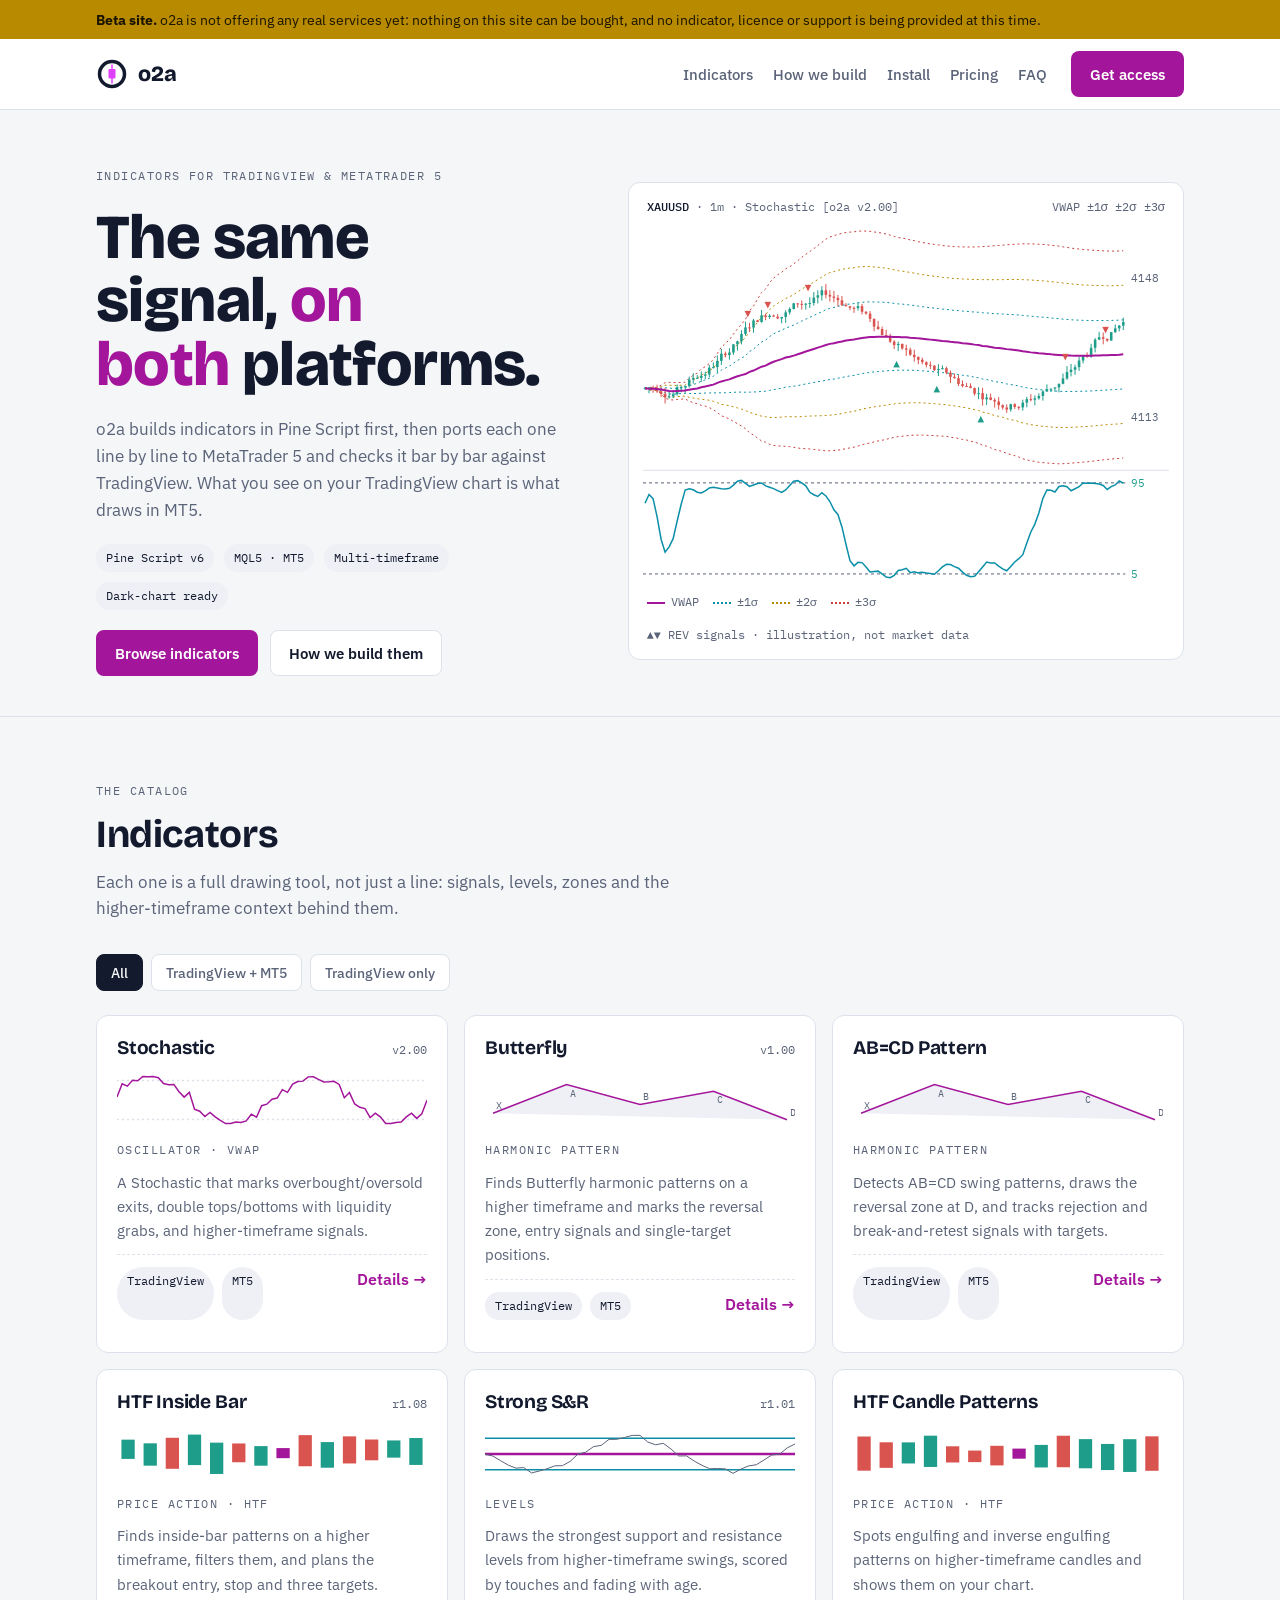
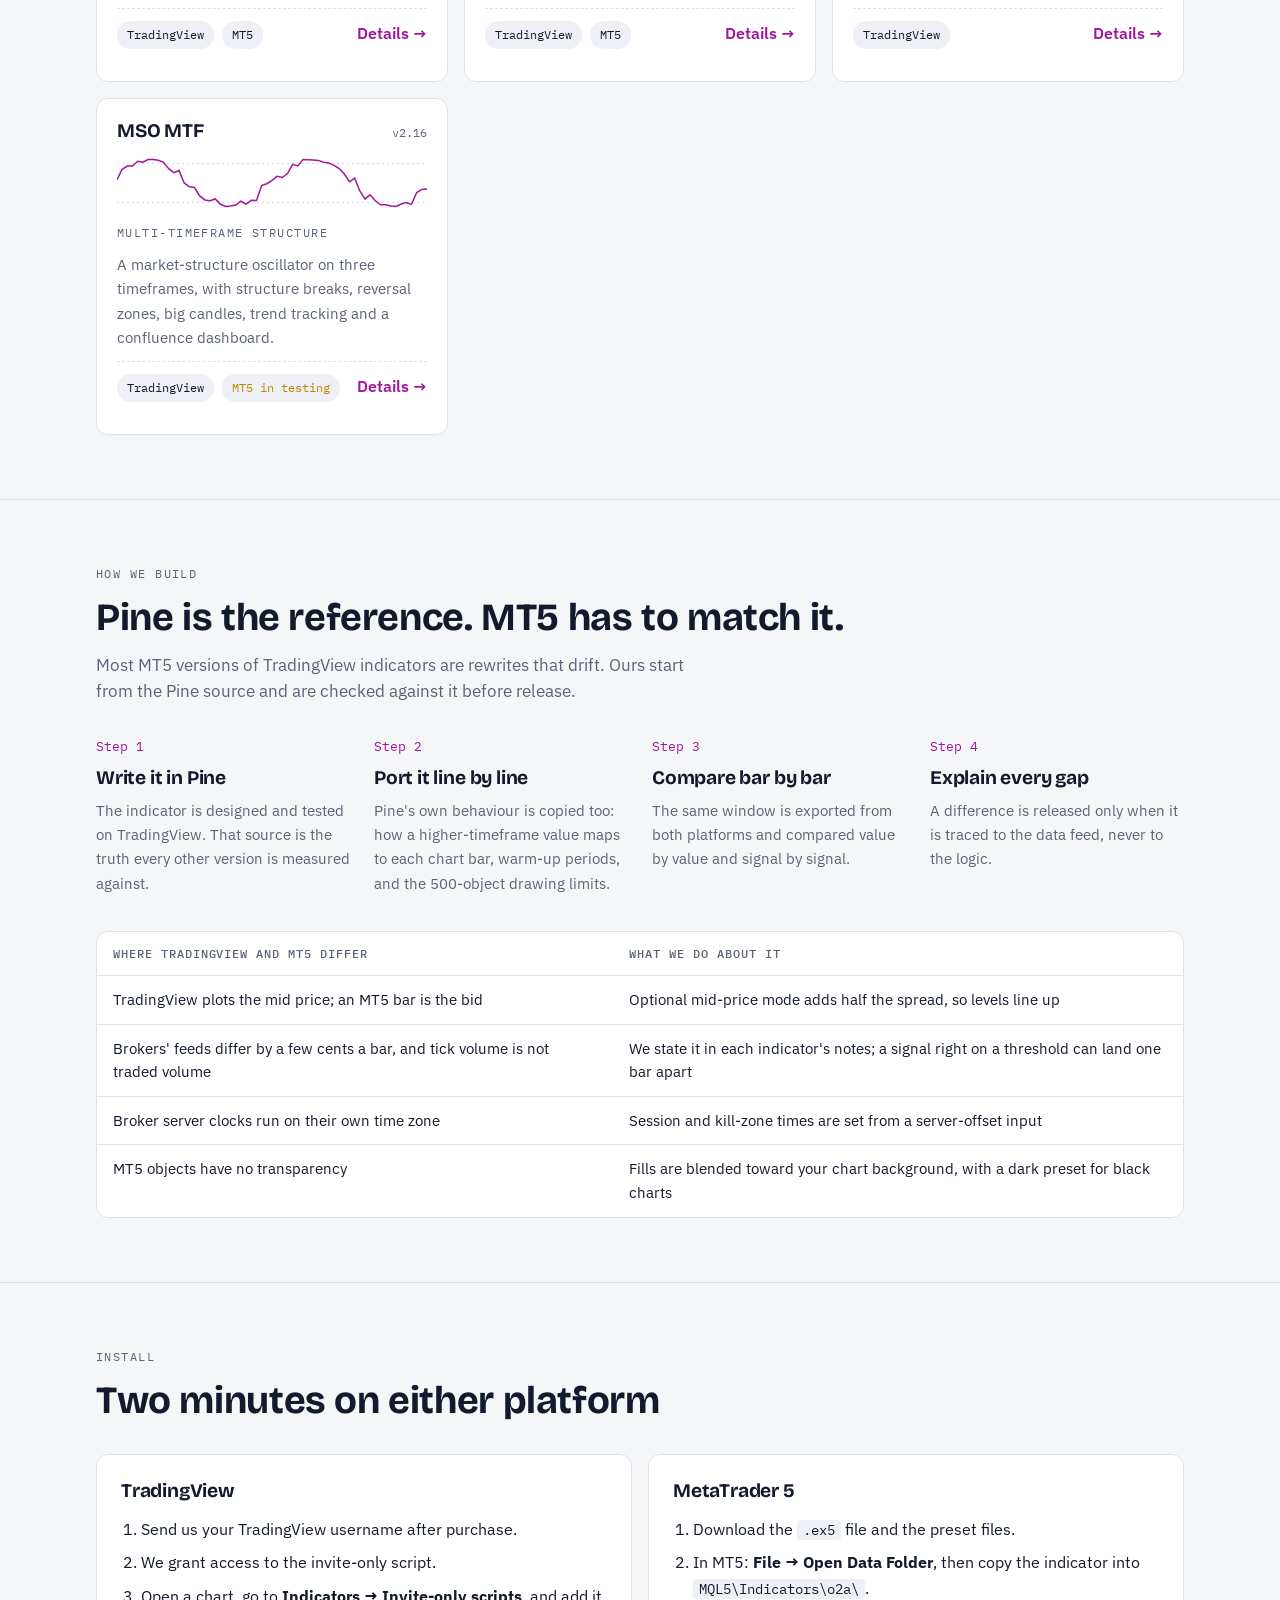
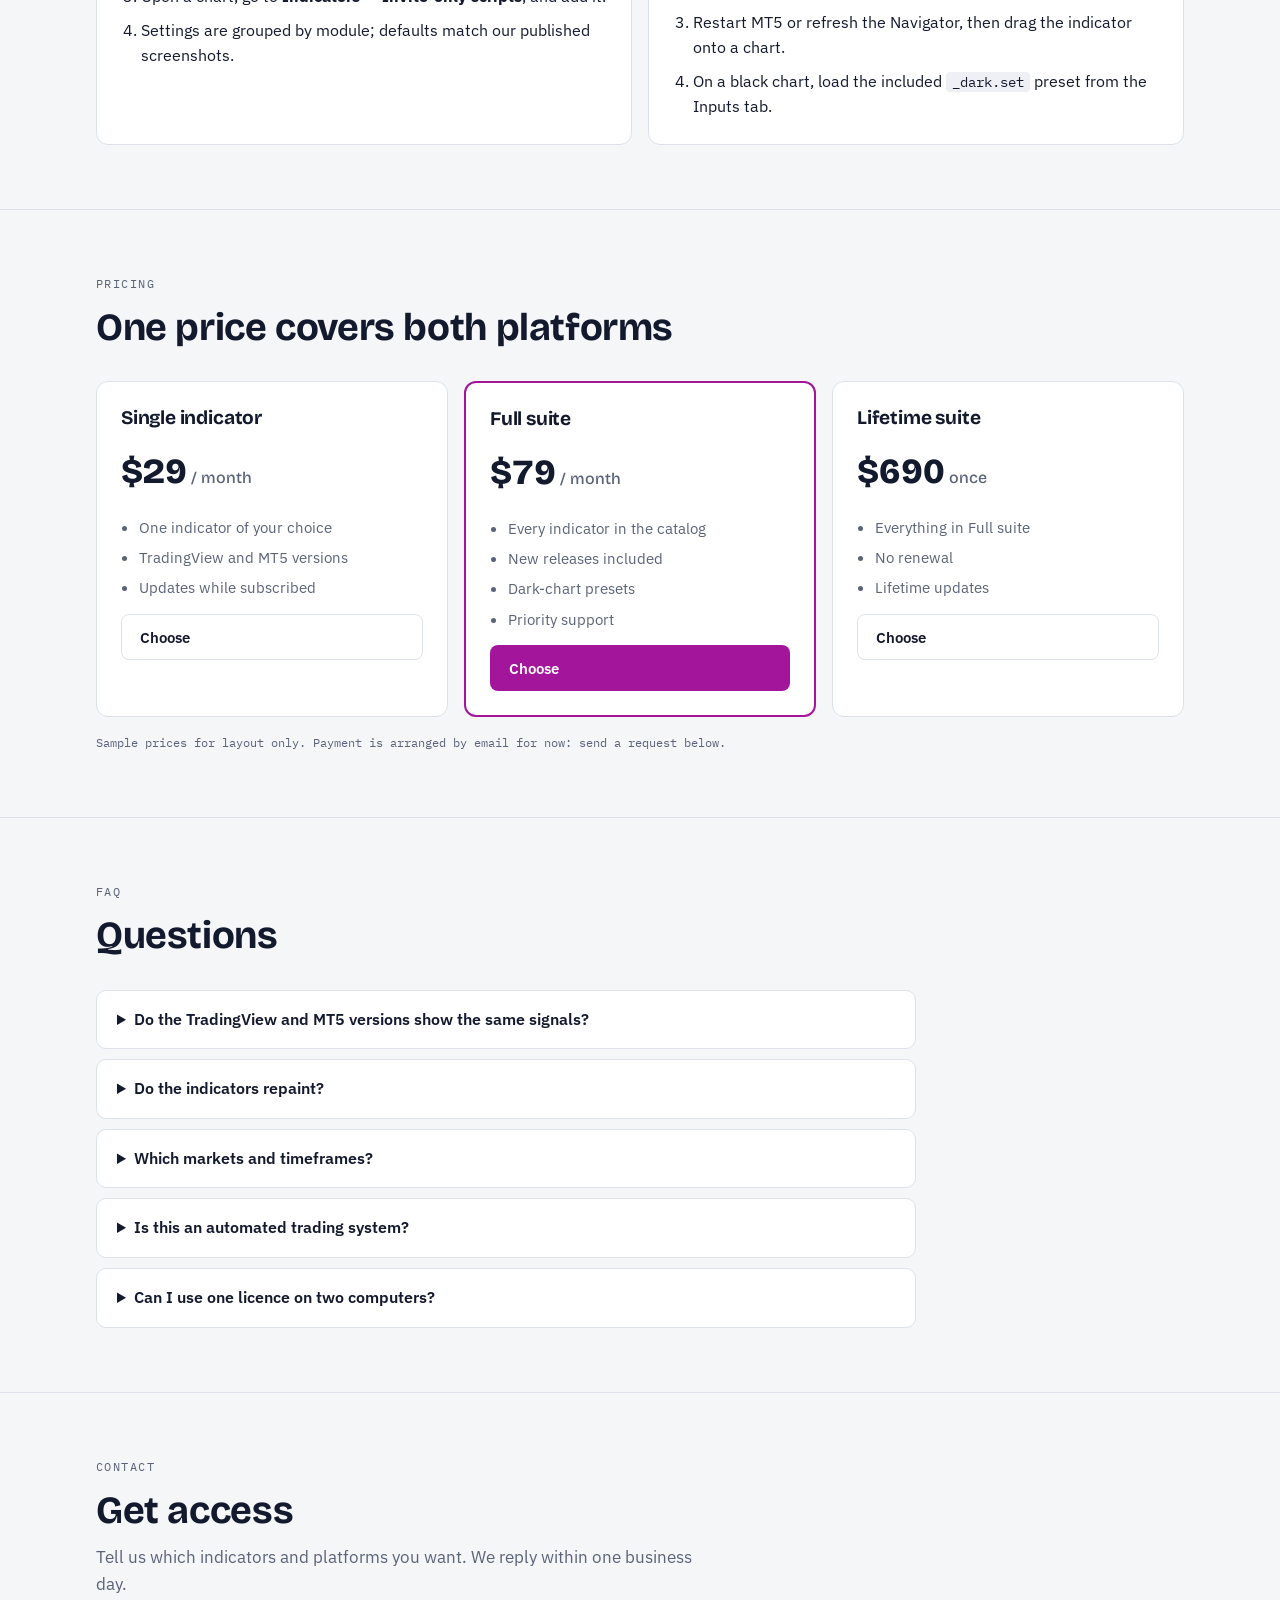
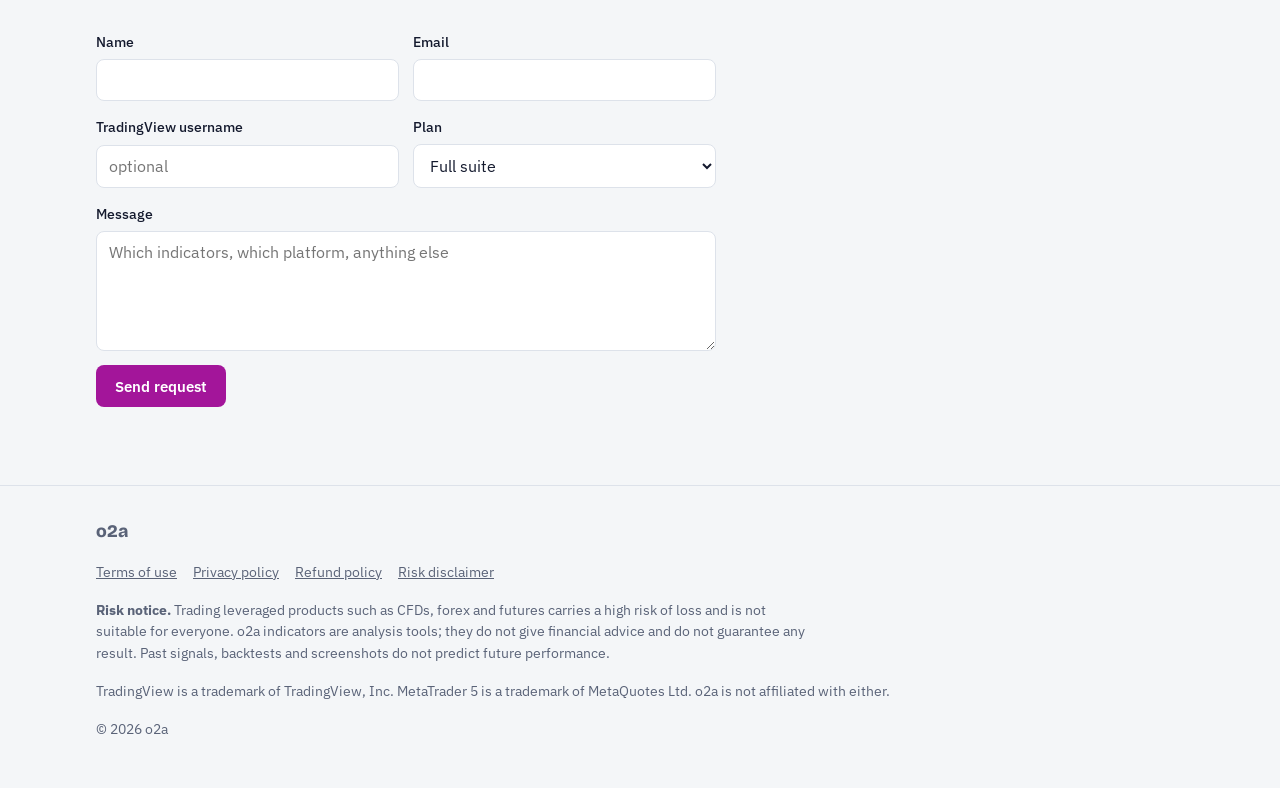
<file: index.html>
<!doctype html>
<html lang="en">
<head>
<meta charset="utf-8">
<meta name="viewport" content="width=device-width, initial-scale=1, viewport-fit=cover">
<title>o2a Indicators</title>
<meta name="description" content="o2a builds trading indicators for TradingView and MetaTrader 5: the same signal logic on both platforms.">
<link rel="preconnect" href="https://fonts.googleapis.com">
<link rel="preconnect" href="https://fonts.gstatic.com" crossorigin>
<link rel="stylesheet" href="https://fonts.googleapis.com/css2?family=Bricolage+Grotesque:opsz,wght@12..96,500;12..96,700;12..96,800&family=IBM+Plex+Sans:wght@400;500;600&family=IBM+Plex+Mono:wght@400;500&display=swap">
<link rel="stylesheet" href="style.css">
<link rel="icon" href="favicon.svg" type="image/svg+xml">
<link rel="icon" href="favicon-32.png" sizes="32x32" type="image/png">
<link rel="apple-touch-icon" href="apple-touch-icon.png">
<meta property="og:site_name" content="o2a">
<meta property="og:title" content="o2a Indicators">
<meta property="og:description" content="o2a builds trading indicators for TradingView and MetaTrader 5: the same signal logic on both platforms.">
<meta property="og:image" content="https://o2a-group.com/og-image.png">
<meta property="og:type" content="website">
<meta name="twitter:card" content="summary_large_image">
<meta name="theme-color" content="#141a2e">
</head>
<body>
<div class="beta" role="note"><div class="wrap"><b>Beta site.</b> o2a is not offering any real services yet: nothing on this site can be bought, and no indicator, licence or support is being provided at this time.</div></div>
<header class="top">
  <div class="wrap">
    <a class="logo" href="index.html" aria-label="o2a home">
      <svg width="32" height="32" viewBox="0 0 64 64" aria-hidden="true"><circle cx="32" cy="32" r="25" fill="none" stroke="var(--ink)" stroke-width="7"/><path d="M32 14 V50" stroke="#e040fb" stroke-width="3" stroke-linecap="round"/><rect x="25" y="22" width="14" height="19" rx="2.5" fill="#e040fb"/></svg>
      o2a
    </a>
    <nav class="links" aria-label="Sections">
      <a href="index.html#indicators">Indicators</a>
      <a href="index.html#method">How we build</a>
      <a href="index.html#install">Install</a>
      <a href="index.html#pricing">Pricing</a>
      <a href="index.html#faq">FAQ</a>
    </nav>
    <a class="btn primary" href="index.html#contact">Get access</a>
  </div>
</header>
<main id="top">

  <section class="hero">
    <div class="wrap grid">
      <div class="copy">
        <span class="eyebrow">Indicators for TradingView &amp; MetaTrader 5</span>
        <h1>The same signal, <em>on both</em> platforms.</h1>
        <p class="lede">o2a builds indicators in Pine Script first, then ports each one line by line to MetaTrader 5 and checks it bar by bar against TradingView. What you see on your TradingView chart is what draws in MT5.</p>
        <div class="platforms">
          <span class="pill">Pine Script v6</span>
          <span class="pill">MQL5 · MT5</span>
          <span class="pill">Multi-timeframe</span>
          <span class="pill">Dark-chart ready</span>
        </div>
        <div class="ctas">
          <a class="btn primary" href="#indicators">Browse indicators</a>
          <a class="btn ghost" href="#method">How we build them</a>
        </div>
      </div>
      <figure class="chart-card" style="margin:0">
        <div class="chart-head"><span><b>XAUUSD</b> · 1m · Stochastic [o2a v2.00]</span><span>VWAP ±1σ ±2σ ±3σ</span></div>
        <canvas id="hero" role="img" aria-label="Example chart: candles with a session VWAP and three dotted sigma bands, reversal markers, and a stochastic pane with 95 and 5 levels underneath."></canvas>
        <figcaption class="legend">
          <span><i style="border-color:var(--vwap)"></i>VWAP</span>
          <span><i style="border-color:var(--band1);border-top-style:dotted"></i>±1σ</span>
          <span><i style="border-color:var(--band2);border-top-style:dotted"></i>±2σ</span>
          <span><i style="border-color:var(--band3);border-top-style:dotted"></i>±3σ</span>
          <span>▲▼ REV signals · illustration, not market data</span>
        </figcaption>
      </figure>
    </div>
  </section>

  <section class="band" id="indicators">
    <div class="wrap">
      <div class="section-head">
        <span class="eyebrow">The catalog</span>
        <h2>Indicators</h2>
        <p class="lede">Each one is a full drawing tool, not just a line: signals, levels, zones and the higher-timeframe context behind them.</p>
      </div>
      <div class="filters" role="group" aria-label="Filter by platform">
        <button type="button" id="f-all" data-f="all" aria-pressed="true">All</button>
        <button type="button" id="f-both" data-f="both" aria-pressed="false">TradingView + MT5</button>
        <button type="button" id="f-tv" data-f="tv" aria-pressed="false">TradingView only</button>
      </div>
      <div class="cards" id="cards">
        <article class="card" data-mt5="1">
          <div class="meta"><h3>Stochastic</h3><span class="ver">v2.00</span></div>
          <a href="indicators/stochastic.html" aria-label="Stochastic details"><canvas class="mini" data-spark="stoch" data-seed="3" aria-hidden="true"></canvas></a>
          <div style="display:grid;gap:10px;align-content:start"><span class="eyebrow">Oscillator · VWAP</span><p>A Stochastic that marks overbought/oversold exits, double tops/bottoms with liquidity grabs, and higher-timeframe signals.</p></div>
          <div class="foot"><span class="pill">TradingView</span><span class="pill">MT5</span><a class="more" href="indicators/stochastic.html" style="margin-left:auto">Details →</a></div>
        </article>
        <article class="card" data-mt5="1">
          <div class="meta"><h3>Butterfly</h3><span class="ver">v1.00</span></div>
          <a href="indicators/butterfly.html" aria-label="Butterfly details"><canvas class="mini" data-spark="pattern" data-seed="4" aria-hidden="true"></canvas></a>
          <div style="display:grid;gap:10px;align-content:start"><span class="eyebrow">Harmonic pattern</span><p>Finds Butterfly harmonic patterns on a higher timeframe and marks the reversal zone, entry signals and single-target positions.</p></div>
          <div class="foot"><span class="pill">TradingView</span><span class="pill">MT5</span><a class="more" href="indicators/butterfly.html" style="margin-left:auto">Details →</a></div>
        </article>
        <article class="card" data-mt5="1">
          <div class="meta"><h3>AB=CD Pattern</h3><span class="ver"></span></div>
          <a href="indicators/abcd.html" aria-label="AB=CD Pattern details"><canvas class="mini" data-spark="pattern" data-seed="5" aria-hidden="true"></canvas></a>
          <div style="display:grid;gap:10px;align-content:start"><span class="eyebrow">Harmonic pattern</span><p>Detects AB=CD swing patterns, draws the reversal zone at D, and tracks rejection and break-and-retest signals with targets.</p></div>
          <div class="foot"><span class="pill">TradingView</span><span class="pill">MT5</span><a class="more" href="indicators/abcd.html" style="margin-left:auto">Details →</a></div>
        </article>
        <article class="card" data-mt5="1">
          <div class="meta"><h3>HTF Inside Bar</h3><span class="ver">r1.08</span></div>
          <a href="indicators/htf-inside-bar.html" aria-label="HTF Inside Bar details"><canvas class="mini" data-spark="bars" data-seed="6" aria-hidden="true"></canvas></a>
          <div style="display:grid;gap:10px;align-content:start"><span class="eyebrow">Price action · HTF</span><p>Finds inside-bar patterns on a higher timeframe, filters them, and plans the breakout entry, stop and three targets.</p></div>
          <div class="foot"><span class="pill">TradingView</span><span class="pill">MT5</span><a class="more" href="indicators/htf-inside-bar.html" style="margin-left:auto">Details →</a></div>
        </article>
        <article class="card" data-mt5="1">
          <div class="meta"><h3>Strong S&amp;R</h3><span class="ver">r1.01</span></div>
          <a href="indicators/strong-sr.html" aria-label="Strong S&amp;R details"><canvas class="mini" data-spark="levels" data-seed="7" aria-hidden="true"></canvas></a>
          <div style="display:grid;gap:10px;align-content:start"><span class="eyebrow">Levels</span><p>Draws the strongest support and resistance levels from higher-timeframe swings, scored by touches and fading with age.</p></div>
          <div class="foot"><span class="pill">TradingView</span><span class="pill">MT5</span><a class="more" href="indicators/strong-sr.html" style="margin-left:auto">Details →</a></div>
        </article>
        <article class="card" data-mt5="0">
          <div class="meta"><h3>HTF Candle Patterns</h3><span class="ver"></span></div>
          <a href="indicators/htf-candle-patterns.html" aria-label="HTF Candle Patterns details"><canvas class="mini" data-spark="bars" data-seed="8" aria-hidden="true"></canvas></a>
          <div style="display:grid;gap:10px;align-content:start"><span class="eyebrow">Price action · HTF</span><p>Spots engulfing and inverse engulfing patterns on higher-timeframe candles and shows them on your chart.</p></div>
          <div class="foot"><span class="pill">TradingView</span><a class="more" href="indicators/htf-candle-patterns.html" style="margin-left:auto">Details →</a></div>
        </article>
        <article class="card" data-mt5="0">
          <div class="meta"><h3>MSO MTF</h3><span class="ver">v2.16</span></div>
          <a href="indicators/mso-mtf.html" aria-label="MSO MTF details"><canvas class="mini" data-spark="stoch" data-seed="9" aria-hidden="true"></canvas></a>
          <div style="display:grid;gap:10px;align-content:start"><span class="eyebrow">Multi-timeframe structure</span><p>A market-structure oscillator on three timeframes, with structure breaks, reversal zones, big candles, trend tracking and a confluence dashboard.</p></div>
          <div class="foot"><span class="pill">TradingView</span><span class="pill status">MT5 in testing</span><a class="more" href="indicators/mso-mtf.html" style="margin-left:auto">Details →</a></div>
        </article>
      </div>
    </div>
  </section>

  <section class="band" id="method">
    <div class="wrap">
      <div class="section-head">
        <span class="eyebrow">How we build</span>
        <h2>Pine is the reference. MT5 has to match it.</h2>
        <p class="lede">Most MT5 versions of TradingView indicators are rewrites that drift. Ours start from the Pine source and are checked against it before release.</p>
      </div>
      <div class="steps">
        <div class="step"><span class="n">Step 1</span><h3>Write it in Pine</h3><p>The indicator is designed and tested on TradingView. That source is the truth every other version is measured against.</p></div>
        <div class="step"><span class="n">Step 2</span><h3>Port it line by line</h3><p>Pine's own behaviour is copied too: how a higher-timeframe value maps to each chart bar, warm-up periods, and the 500-object drawing limits.</p></div>
        <div class="step"><span class="n">Step 3</span><h3>Compare bar by bar</h3><p>The same window is exported from both platforms and compared value by value and signal by signal.</p></div>
        <div class="step"><span class="n">Step 4</span><h3>Explain every gap</h3><p>A difference is released only when it is traced to the data feed, never to the logic.</p></div>
      </div>
      <div class="compare">
        <table>
          <thead><tr><th>Where TradingView and MT5 differ</th><th>What we do about it</th></tr></thead>
          <tbody>
            <tr><td>TradingView plots the mid price; an MT5 bar is the bid</td><td>Optional mid-price mode adds half the spread, so levels line up</td></tr>
            <tr><td>Brokers' feeds differ by a few cents a bar, and tick volume is not traded volume</td><td>We state it in each indicator's notes; a signal right on a threshold can land one bar apart</td></tr>
            <tr><td>Broker server clocks run on their own time zone</td><td>Session and kill-zone times are set from a server-offset input</td></tr>
            <tr><td>MT5 objects have no transparency</td><td>Fills are blended toward your chart background, with a dark preset for black charts</td></tr>
          </tbody>
        </table>
      </div>
    </div>
  </section>

  <section class="band" id="install">
    <div class="wrap">
      <div class="section-head">
        <span class="eyebrow">Install</span>
        <h2>Two minutes on either platform</h2>
      </div>
      <div class="two">
        <div class="panel">
          <h3>TradingView</h3>
          <ol>
            <li>Send us your TradingView username after purchase.</li>
            <li>We grant access to the invite-only script.</li>
            <li>Open a chart, go to <b>Indicators → Invite-only scripts</b>, and add it.</li>
            <li>Settings are grouped by module; defaults match our published screenshots.</li>
          </ol>
        </div>
        <div class="panel">
          <h3>MetaTrader 5</h3>
          <ol>
            <li>Download the <code>.ex5</code> file and the preset files.</li>
            <li>In MT5: <b>File → Open Data Folder</b>, then copy the indicator into <code>MQL5\Indicators\o2a\</code>.</li>
            <li>Restart MT5 or refresh the Navigator, then drag the indicator onto a chart.</li>
            <li>On a black chart, load the included <code>_dark.set</code> preset from the Inputs tab.</li>
          </ol>
        </div>
      </div>
    </div>
  </section>

  <section class="band" id="pricing">
    <div class="wrap">
      <div class="section-head">
        <span class="eyebrow">Pricing</span>
        <h2>One price covers both platforms</h2>
      </div>
      <div class="prices">
        <div class="price">
          <h3>Single indicator</h3>
          <div class="amt">$29<span> / month</span></div>
          <ul><li>One indicator of your choice</li><li>TradingView and MT5 versions</li><li>Updates while subscribed</li></ul>
          <a class="btn ghost" href="#contact">Choose</a>
        </div>
        <div class="price feature">
          <h3>Full suite</h3>
          <div class="amt">$79<span> / month</span></div>
          <ul><li>Every indicator in the catalog</li><li>New releases included</li><li>Dark-chart presets</li><li>Priority support</li></ul>
          <a class="btn primary" href="#contact">Choose</a>
        </div>
        <div class="price">
          <h3>Lifetime suite</h3>
          <div class="amt">$690<span> once</span></div>
          <ul><li>Everything in Full suite</li><li>No renewal</li><li>Lifetime updates</li></ul>
          <a class="btn ghost" href="#contact">Choose</a>
        </div>
      </div>
      <p class="sample-note">Sample prices for layout only. Payment is arranged by email for now: send a request below.</p>
    </div>
  </section>

  <section class="band" id="faq">
    <div class="wrap">
      <div class="section-head">
        <span class="eyebrow">FAQ</span>
        <h2>Questions</h2>
      </div>
      <div class="faq">
        <details><summary>Do the TradingView and MT5 versions show the same signals?</summary><p>They run the same logic. On the same bars they draw the same signals; where your broker's prices differ from TradingView's feed, a signal sitting exactly on a threshold can fire one bar apart. Each indicator's notes list what was compared and how closely it matched.</p></details>
        <details><summary>Do the indicators repaint?</summary><p>Signals are confirmed on closed candles, and higher-timeframe values come from the last closed higher-timeframe candle. The forming bar can change until it closes, as on any chart.</p></details>
        <details><summary>Which markets and timeframes?</summary><p>They work on any symbol. They were developed on gold (XAUUSD) and the Nasdaq 100 on 1-minute to 15-minute charts, with higher-timeframe inputs from 15 minutes to 1 hour.</p></details>
        <details><summary>Is this an automated trading system?</summary><p>No. These are indicators: they draw and alert. Trading decisions and risk stay with you.</p></details>
        <details><summary>Can I use one licence on two computers?</summary><p>Yes, for your own accounts. MT5 licences are tied to your account numbers; TradingView access is tied to your username.</p></details>
      </div>
    </div>
  </section>

  <section class="band" id="contact">
    <div class="wrap">
      <div class="section-head">
        <span class="eyebrow">Contact</span>
        <h2>Get access</h2>
        <p class="lede">Tell us which indicators and platforms you want. We reply within one business day.</p>
      </div>
      <form class="contact" id="contact-form" novalidate>
        <div class="row">
          <label for="c-name">Name<input id="c-name" name="name" autocomplete="name" required></label>
          <label for="c-email">Email<input id="c-email" name="email" type="email" autocomplete="email" required></label>
        </div>
        <div class="row">
          <label for="c-tv">TradingView username<input id="c-tv" name="tv" placeholder="optional"></label>
          <label for="c-plan">Plan<select id="c-plan" name="plan"><option>Full suite</option><option>Single indicator</option><option>Lifetime suite</option><option>Just a question</option></select></label>
        </div>
        <label for="c-msg">Message<textarea id="c-msg" name="msg" placeholder="Which indicators, which platform, anything else"></textarea></label>
        <div><button class="btn primary" type="submit" id="c-send">Send request</button></div>
        <p id="c-out" role="status"></p>
      </form>
    </div>
  </section>
<script>
(function () {
  "use strict";
  var FORM = "";
  var cards = document.querySelectorAll("#cards .card");
  document.querySelectorAll(".filters button").forEach(function (b) {
    b.addEventListener("click", function () {
      document.querySelectorAll(".filters button").forEach(function (x) { x.setAttribute("aria-pressed", String(x === b)); });
      cards.forEach(function (c) { var m = c.getAttribute("data-mt5") === "1"; c.hidden = !(b.dataset.f === "all" || (b.dataset.f === "both" && m) || (b.dataset.f === "tv" && !m)); });
    });
  });
  var form = document.getElementById("contact-form"), out = document.getElementById("c-out");
  form.addEventListener("submit", function (e) {
    e.preventDefault();
    var n = form.elements.name.value.trim(), m = form.elements.email.value.trim();
    if (!n || !/^[^@\s]+@[^@\s]+\.[^@\s]+$/.test(m)) { out.className = ""; out.textContent = "Add your name and a valid email address, then send again."; return; }
    if (!FORM) { out.className = ""; out.textContent = "The contact form is not connected yet. Please try again soon."; return; }
    out.className = ""; out.textContent = "Sending...";
    fetch(FORM, { method: "POST", body: new FormData(form), headers: { Accept: "application/json" } })
      .then(function (r) { if (!r.ok) throw new Error(String(r.status)); out.className = "sent"; out.textContent = "Thanks, " + n + ". We received your request and will reply by email."; form.reset(); })
      .catch(function () { out.className = ""; out.textContent = "Sending failed. Check your connection and try again."; });
  });
})();
</script><script>
(function () {
  "use strict";
  // ---- drawing helpers
  function css(v) { return getComputedStyle(document.documentElement).getPropertyValue(v).trim(); }
  function rng(seed) { var s = seed * 9301 + 49297; return function () { s = (s * 9301 + 49297) % 233280; return s / 233280; }; }
  function fit(cv) { var r = cv.getBoundingClientRect(), d = window.devicePixelRatio || 1; cv.width = Math.max(1, r.width * d); cv.height = Math.max(1, r.height * d); var x = cv.getContext("2d"); x.setTransform(d, 0, 0, d, 0, 0); return { x: x, w: r.width, h: r.height }; }

  // ---- hero: candles + VWAP + dotted bands + stochastic pane (deterministic illustration)
  var N = 120, R = rng(7), bars = [], p = 4120;
  for (var i = 0; i < N; i++) {
    var drift = Math.sin(i / 14) * 0.9 + (R() - 0.5) * 2.6;
    var o = p, c = o + drift, h = Math.max(o, c) + R() * 1.6, l = Math.min(o, c) - R() * 1.6;
    bars.push({ o: o, h: h, l: l, c: c, v: 0.6 + R() }); p = c;
  }
  var vw = [], sd = [], pv = 0, vv = 0, p2 = 0;
  bars.forEach(function (b) { var tp = (b.h + b.l + b.c) / 3; pv += tp * b.v; vv += b.v; p2 += tp * tp * b.v; var m = pv / vv; vw.push(m); sd.push(Math.sqrt(Math.max(0, p2 / vv - m * m))); });
  var K = [];
  for (var j = 0; j < N; j++) { var a = Math.max(0, j - 13), hh = -1e9, ll = 1e9; for (var q = a; q <= j; q++) { hh = Math.max(hh, bars[q].h); ll = Math.min(ll, bars[q].l); } K.push(hh > ll ? (bars[j].c - ll) / (hh - ll) * 100 : 50); }
  var Ks = K.map(function (v, k) { var s = 0, n = 0; for (var q = Math.max(0, k - 2); q <= k; q++) { s += K[q]; n++; } return s / n; });
  function drawHero() {
    var cv = document.getElementById("hero"); if (!cv) return;
    var g = fit(cv), x = g.x, W = g.w, H = g.h, top = H * 0.68, padR = 44;
    x.clearRect(0, 0, W, H);
    var lo = 1e9, hi = -1e9;
    bars.forEach(function (b, k) { lo = Math.min(lo, b.l, vw[k] - 3 * sd[k]); hi = Math.max(hi, b.h, vw[k] + 3 * sd[k]); });
    var cw = (W - padR) / N, Y = function (v) { return 6 + (hi - v) / (hi - lo) * (top - 12); };
    x.strokeStyle = css("--line"); x.lineWidth = 1;
    x.beginPath(); x.moveTo(0, top + 0.5); x.lineTo(W, top + 0.5); x.stroke();
    x.fillStyle = css("--muted"); x.font = "11px " + css("--f-mono");
    [lo + (hi - lo) * 0.2, lo + (hi - lo) * 0.8].forEach(function (v) { x.fillText(v.toFixed(0), W - padR + 6, Y(v) + 4); });
    function line(arr, col, dash, wdt) { x.setLineDash(dash); x.strokeStyle = col; x.lineWidth = wdt; x.beginPath(); arr.forEach(function (v, k) { var px = k * cw + cw / 2; k ? x.lineTo(px, Y(v)) : x.moveTo(px, Y(v)); }); x.stroke(); x.setLineDash([]); }
    [[3, "--band3"], [2, "--band2"], [1, "--band1"]].forEach(function (m) {
      line(vw.map(function (v, k) { return v + m[0] * sd[k]; }), css(m[1]), [2, 3], 1);
      line(vw.map(function (v, k) { return v - m[0] * sd[k]; }), css(m[1]), [2, 3], 1);
    });
    bars.forEach(function (b, k) {
      var px = k * cw + cw / 2, up = b.c >= b.o, col = css(up ? "--bull" : "--bear");
      x.strokeStyle = col; x.fillStyle = col; x.lineWidth = 1;
      x.beginPath(); x.moveTo(px, Y(b.h)); x.lineTo(px, Y(b.l)); x.stroke();
      var y1 = Y(Math.max(b.o, b.c)), y2 = Y(Math.min(b.o, b.c));
      x.fillRect(px - cw * 0.32, y1, cw * 0.64, Math.max(1, y2 - y1));
    });
    line(vw, css("--vwap"), [], 2);
    // stochastic pane
    var sy = function (v) { return top + 8 + (100 - v) / 100 * (H - top - 14); };
    x.setLineDash([3, 3]); x.strokeStyle = css("--muted"); x.lineWidth = 1;
    [95, 5].forEach(function (v) { x.beginPath(); x.moveTo(0, sy(v)); x.lineTo(W - padR, sy(v)); x.stroke(); x.fillText(String(v), W - padR + 6, sy(v) + 4); });
    x.setLineDash([]); x.strokeStyle = css("--band1"); x.lineWidth = 1.5; x.beginPath();
    Ks.forEach(function (v, k) { var px = k * cw + cw / 2; k ? x.lineTo(px, sy(v)) : x.moveTo(px, sy(v)); }); x.stroke();
    // REV markers: %K leaving 95 / 5
    x.font = "bold 11px " + css("--f-mono");
    for (var k = 1; k < N; k++) {
      var px = k * cw + cw / 2;
      if (Ks[k - 1] >= 92 && Ks[k] < 92) { x.fillStyle = css("--bear"); x.fillText("▼", px - 5, Y(bars[k].h) - 6); }
      if (Ks[k - 1] <= 8 && Ks[k] > 8) { x.fillStyle = css("--bull"); x.fillText("▲", px - 5, Y(bars[k].l) + 16); }
    }
  }
  function drawSparks() {
    document.querySelectorAll("canvas.mini").forEach(function (cv) {
      var g = fit(cv), x = g.x, W = g.w, H = g.h, r = rng(+cv.dataset.seed), t = cv.dataset.spark;
      x.clearRect(0, 0, W, H); x.lineWidth = 1.5;
      if (t === "stoch") {
        x.strokeStyle = css("--line"); x.setLineDash([2, 3]); [0.15, 0.85].forEach(function (f) { x.beginPath(); x.moveTo(0, H * f); x.lineTo(W, H * f); x.stroke(); }); x.setLineDash([]);
        x.strokeStyle = css("--vwap"); x.beginPath(); for (var i = 0; i <= 60; i++) { var v = 0.5 + 0.42 * Math.sin(i / 5 + r() * 0.6); x.lineTo(i / 60 * W, H * (1 - v)); } x.stroke();
      } else if (t === "pattern") {
        var P = [0.8, 0.15, 0.6, 0.3, 0.95].map(function (v, i) { return [8 + i / 4 * (W - 16), 6 + v * (H - 12)]; });
        x.fillStyle = css("--chip"); x.beginPath(); x.moveTo(P[0][0], P[0][1]); P.forEach(function (q) { x.lineTo(q[0], q[1]); }); x.closePath(); x.fill();
        x.strokeStyle = css("--vwap"); x.beginPath(); P.forEach(function (q, i) { i ? x.lineTo(q[0], q[1]) : x.moveTo(q[0], q[1]); }); x.stroke();
        x.fillStyle = css("--muted"); x.font = "10px " + css("--f-mono"); ["X", "A", "B", "C", "D"].forEach(function (s, i) { x.fillText(s, P[i][0] + 3, P[i][1] < H / 2 ? P[i][1] + 12 : P[i][1] - 4); });
      } else if (t === "bars") {
        var n = 14, w = W / n; for (var k = 0; k < n; k++) { var up = r() > 0.45, hgt = (k === 6 ? 0.35 : k === 7 ? 0.18 : 0.2 + r() * 0.45) * H, y0 = H / 2 - hgt / 2 + (r() - 0.5) * 10; x.fillStyle = css(k === 7 ? "--vwap" : up ? "--bull" : "--bear"); x.fillRect(k * w + w * 0.2, y0, w * 0.6, hgt); }
      } else {
        [0.22, 0.5, 0.78].forEach(function (f, i) { x.strokeStyle = css(i === 1 ? "--vwap" : "--band1"); x.lineWidth = i === 1 ? 2.5 : 1.5; x.beginPath(); x.moveTo(0, H * f); x.lineTo(W, H * f); x.stroke(); });
        x.strokeStyle = css("--muted"); x.lineWidth = 1; x.beginPath(); for (var m = 0; m <= 40; m++) x.lineTo(m / 40 * W, H * (0.5 + 0.3 * Math.sin(m / 4) + (r() - 0.5) * 0.1)); x.stroke();
      }
    });
  }
  function redraw() { drawHero(); drawSparks(); }
  drawHero(); drawSparks();
  var rt; window.addEventListener("resize", function () { clearTimeout(rt); rt = setTimeout(redraw, 120); });
  try { window.matchMedia("(prefers-color-scheme: dark)").addEventListener("change", redraw); } catch (e) {}
  new MutationObserver(redraw).observe(document.documentElement, { attributes: true, attributeFilter: ["data-theme"] });
  if (document.fonts && document.fonts.ready) document.fonts.ready.then(redraw);

})();
</script>
</main>
<footer>
  <div class="wrap">
    <div class="logo" style="font-size:1.1rem">o2a</div>
    <nav aria-label="Legal">
      <a href="legal/terms.html">Terms of use</a>
      <a href="legal/privacy.html">Privacy policy</a>
      <a href="legal/refunds.html">Refund policy</a>
      <a href="legal/risk.html">Risk disclaimer</a>
    </nav>
    <p class="risk"><b>Risk notice.</b> Trading leveraged products such as CFDs, forex and futures carries a high risk of loss and is not suitable for everyone. o2a indicators are analysis tools; they do not give financial advice and do not guarantee any result. Past signals, backtests and screenshots do not predict future performance.</p>
    <p>TradingView is a trademark of TradingView, Inc. MetaTrader 5 is a trademark of MetaQuotes Ltd. o2a is not affiliated with either.</p>
    <p>© <span class="yr">2026</span> o2a</p>
  </div>
</footer>
<script>document.querySelectorAll(".yr").forEach(function (e) { e.textContent = String(new Date().getFullYear()); });</script>
</body>
</html>
</file>
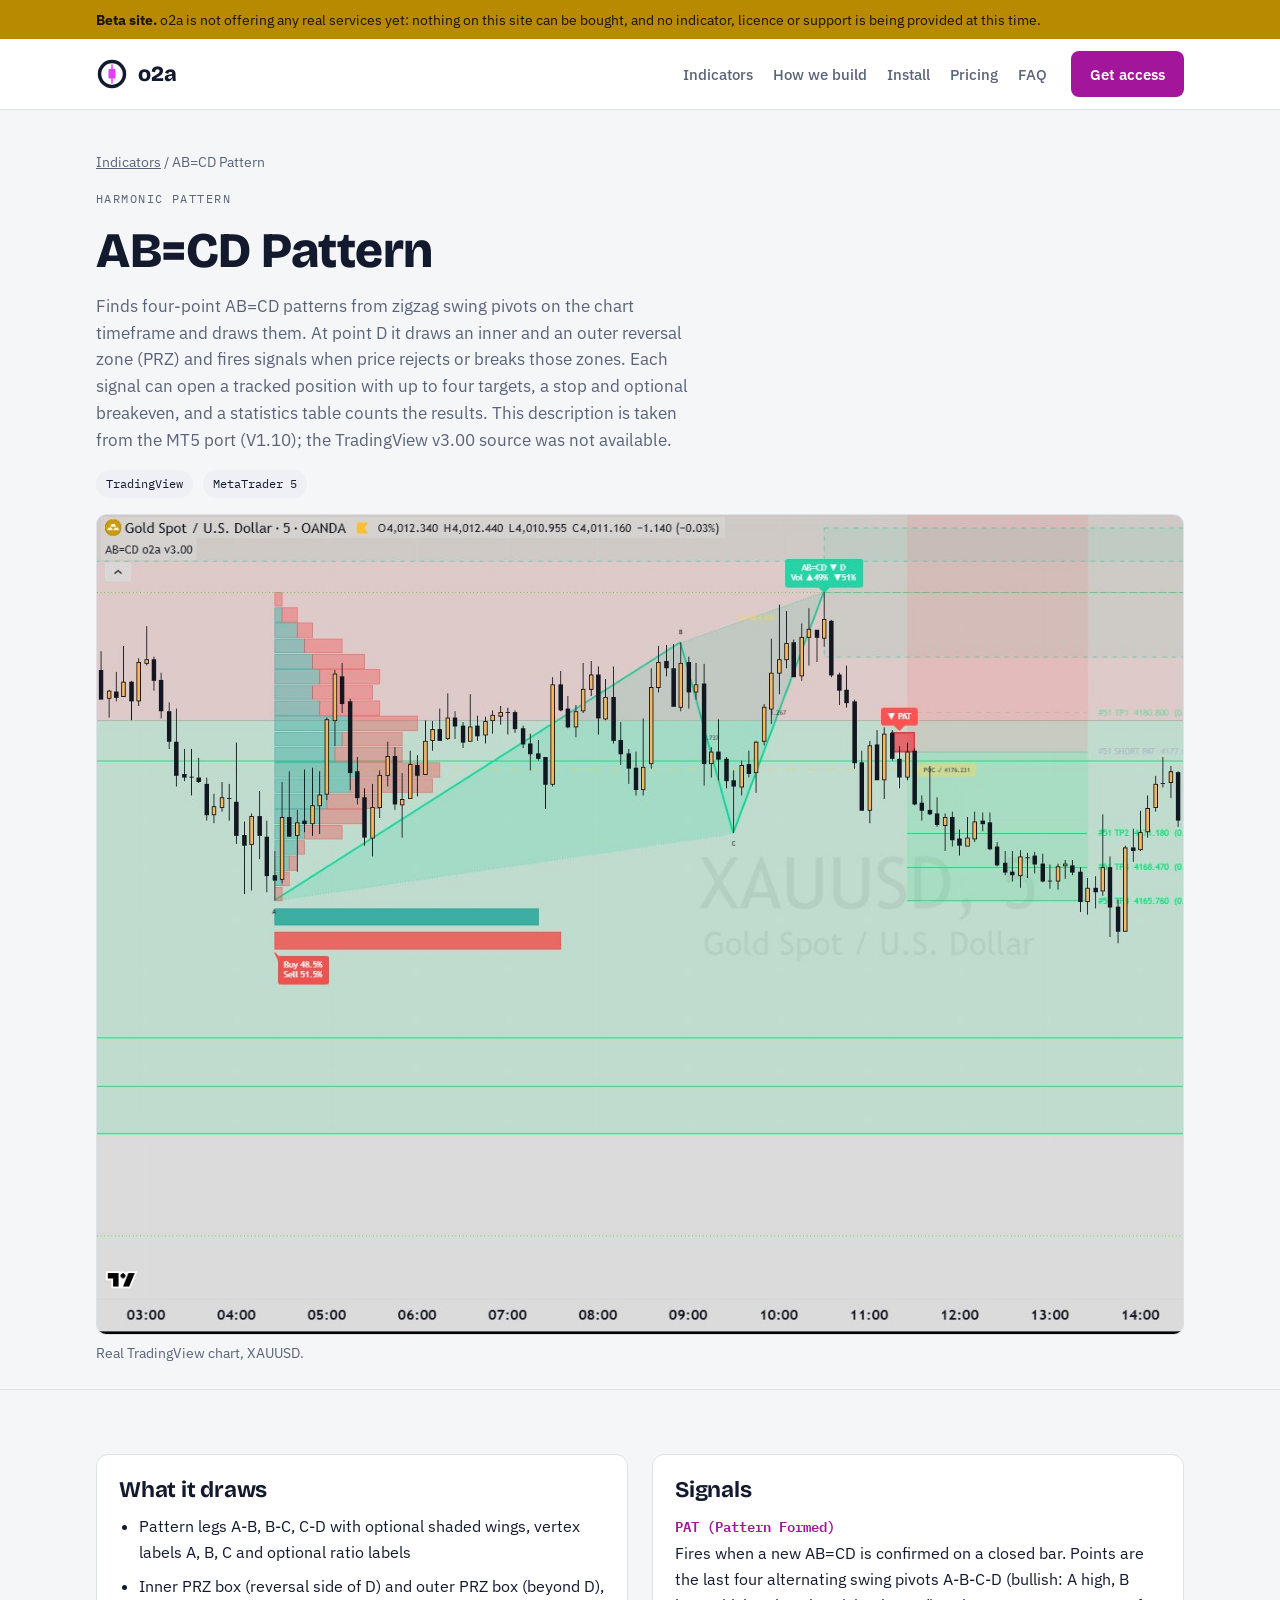
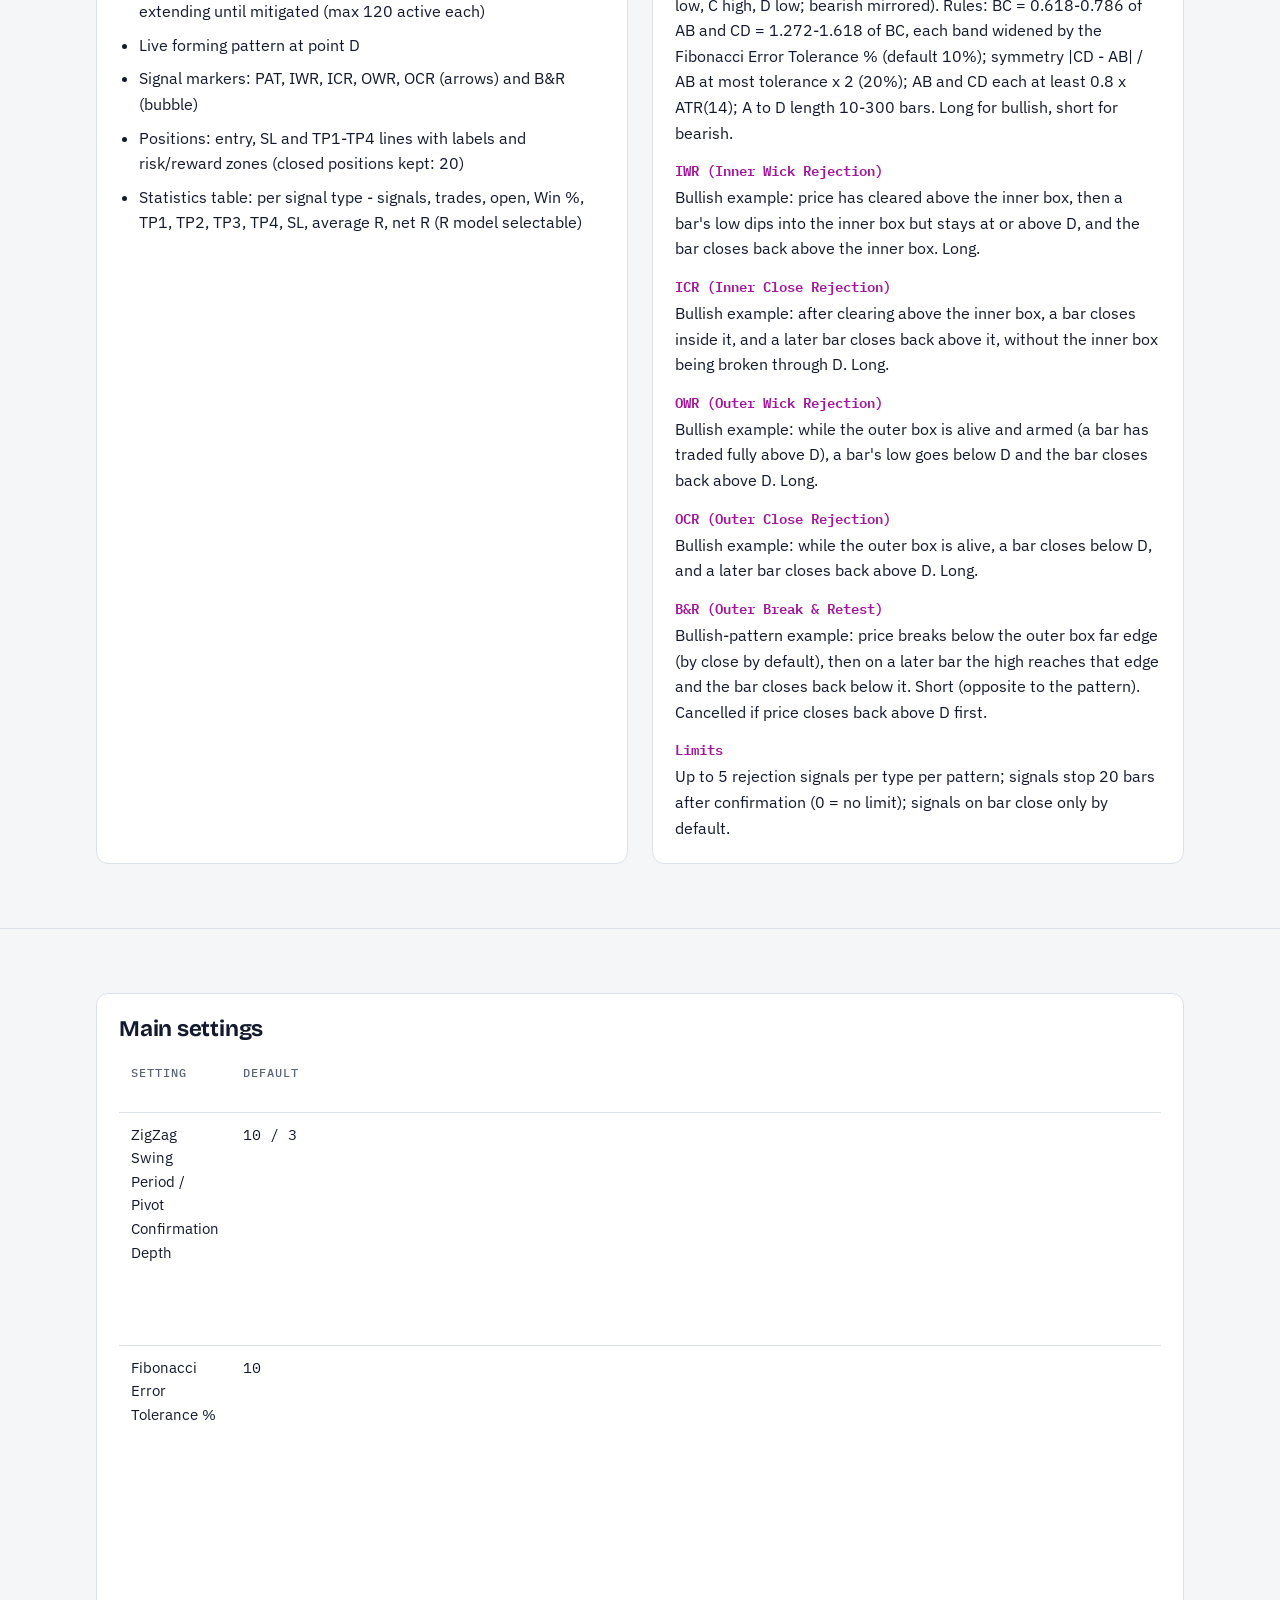
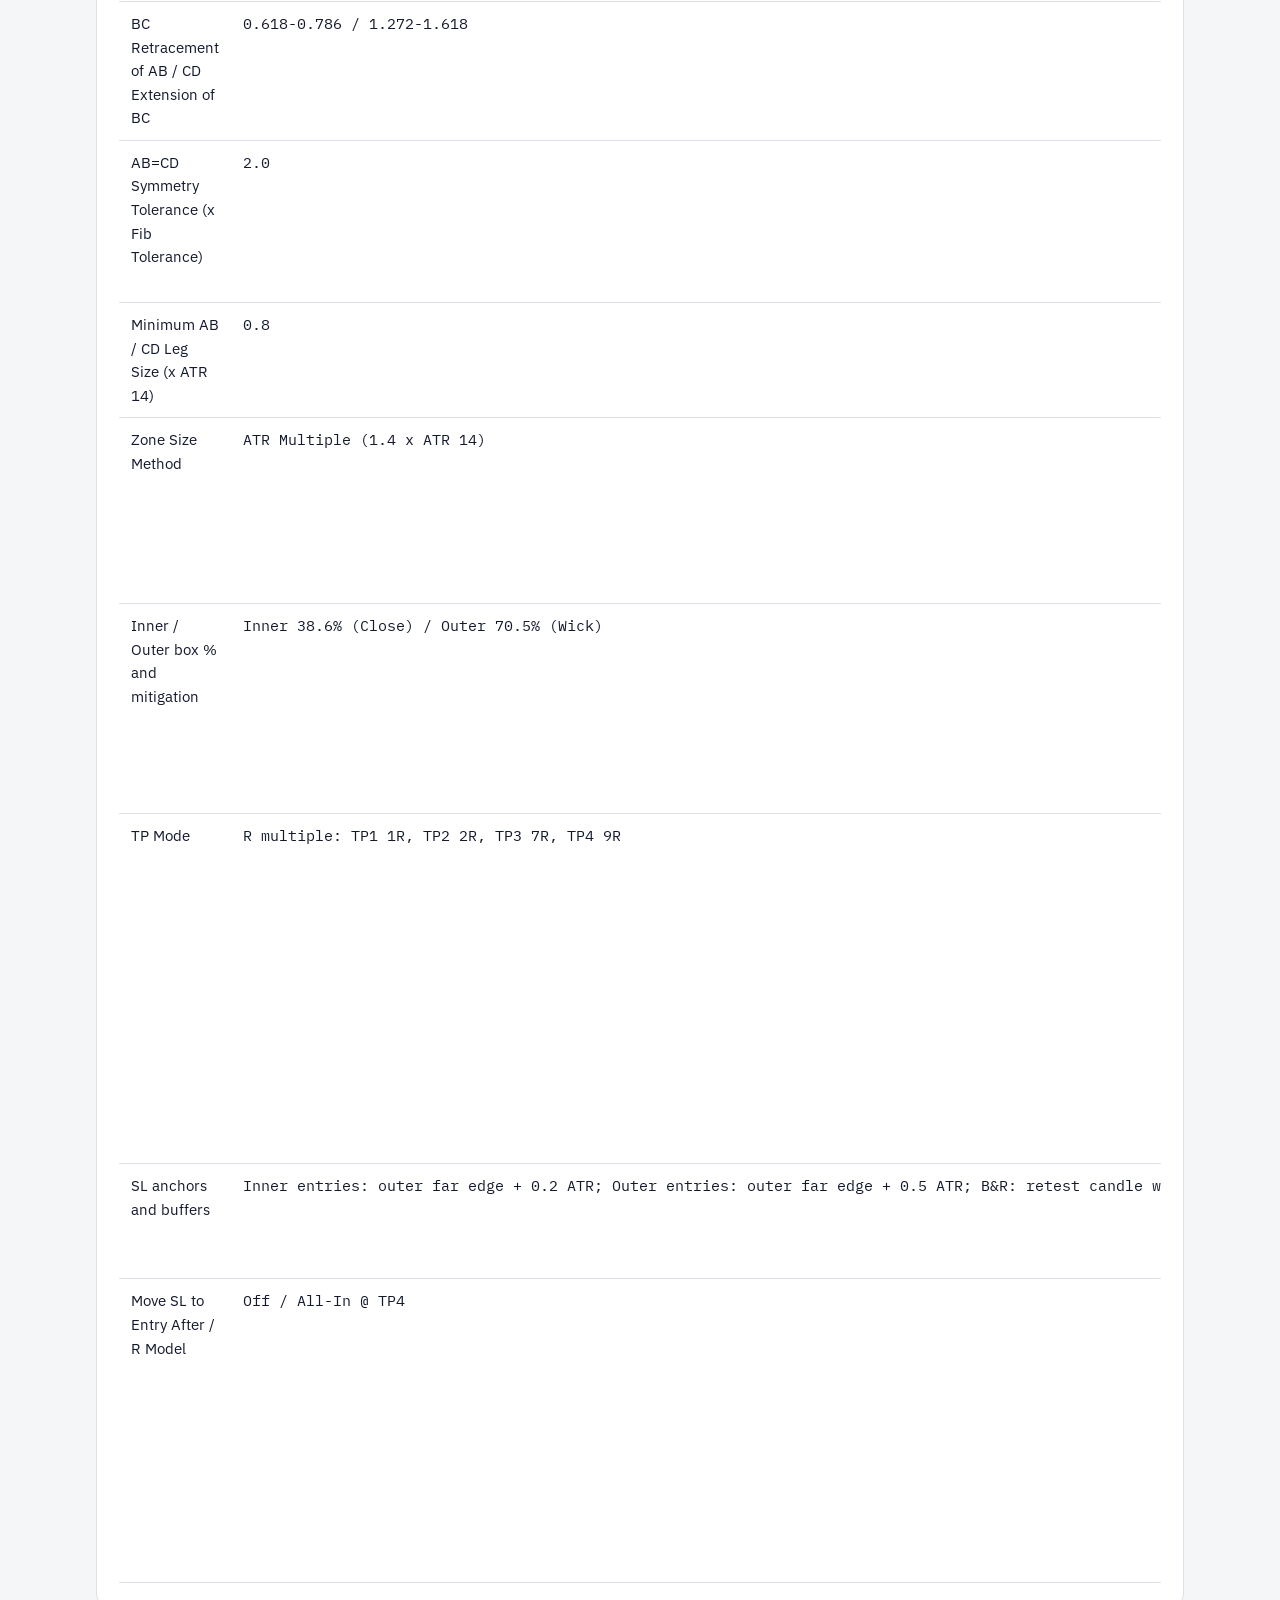
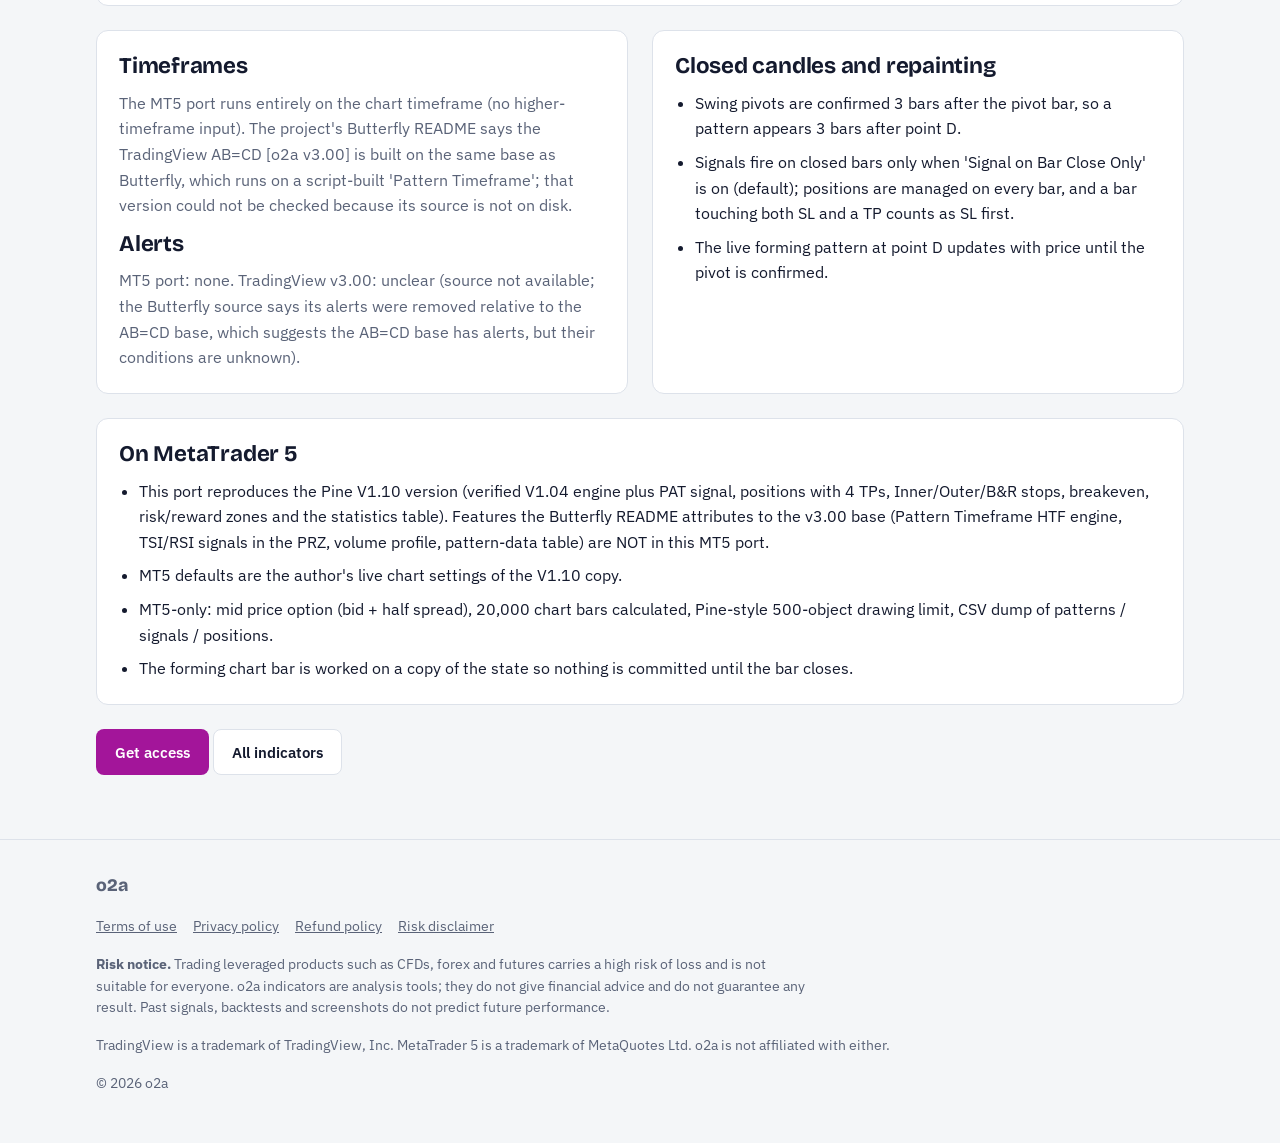
<file: indicators/abcd.html>
<!doctype html>
<html lang="en">
<head>
<meta charset="utf-8">
<meta name="viewport" content="width=device-width, initial-scale=1, viewport-fit=cover">
<title>AB=CD Pattern · o2a</title>
<meta name="description" content="Detects AB=CD swing patterns, draws the reversal zone at D, and tracks rejection and break-and-retest signals with targets.">
<link rel="preconnect" href="https://fonts.googleapis.com">
<link rel="preconnect" href="https://fonts.gstatic.com" crossorigin>
<link rel="stylesheet" href="https://fonts.googleapis.com/css2?family=Bricolage+Grotesque:opsz,wght@12..96,500;12..96,700;12..96,800&family=IBM+Plex+Sans:wght@400;500;600&family=IBM+Plex+Mono:wght@400;500&display=swap">
<link rel="stylesheet" href="../style.css">
<link rel="icon" href="../favicon.svg" type="image/svg+xml">
<link rel="icon" href="../favicon-32.png" sizes="32x32" type="image/png">
<link rel="apple-touch-icon" href="../apple-touch-icon.png">
<meta property="og:site_name" content="o2a">
<meta property="og:title" content="AB=CD Pattern · o2a">
<meta property="og:description" content="Detects AB=CD swing patterns, draws the reversal zone at D, and tracks rejection and break-and-retest signals with targets.">
<meta property="og:image" content="https://o2a-group.com/og-image.png">
<meta property="og:type" content="website">
<meta name="twitter:card" content="summary_large_image">
<meta name="theme-color" content="#141a2e">
</head>
<body>
<div class="beta" role="note"><div class="wrap"><b>Beta site.</b> o2a is not offering any real services yet: nothing on this site can be bought, and no indicator, licence or support is being provided at this time.</div></div>
<header class="top">
  <div class="wrap">
    <a class="logo" href="../index.html" aria-label="o2a home">
      <svg width="32" height="32" viewBox="0 0 64 64" aria-hidden="true"><circle cx="32" cy="32" r="25" fill="none" stroke="var(--ink)" stroke-width="7"/><path d="M32 14 V50" stroke="#e040fb" stroke-width="3" stroke-linecap="round"/><rect x="25" y="22" width="14" height="19" rx="2.5" fill="#e040fb"/></svg>
      o2a
    </a>
    <nav class="links" aria-label="Sections">
      <a href="../index.html#indicators">Indicators</a>
      <a href="../index.html#method">How we build</a>
      <a href="../index.html#install">Install</a>
      <a href="../index.html#pricing">Pricing</a>
      <a href="../index.html#faq">FAQ</a>
    </nav>
    <a class="btn primary" href="../index.html#contact">Get access</a>
  </div>
</header>
<main id="top">

  <section class="wrap ind-hero">
    <p class="crumb"><a href="../index.html#indicators">Indicators</a> / AB=CD Pattern</p>
    <span class="eyebrow">Harmonic pattern</span>
    <h1>AB=CD Pattern</h1>
    <p class="lede">Finds four-point AB=CD patterns from zigzag swing pivots on the chart timeframe and draws them. At point D it draws an inner and an outer reversal zone (PRZ) and fires signals when price rejects or breaks those zones. Each signal can open a tracked position with up to four targets, a stop and optional breakeven, and a statistics table counts the results. This description is taken from the MT5 port (V1.10); the TradingView v3.00 source was not available.</p>
    <div class="platforms"><span class="pill">TradingView</span><span class="pill">MetaTrader 5</span></div>
    <figure class="shot"><img src="../img/abcd.jpg" alt="AB=CD Pattern on a TradingView chart (XAUUSD)" loading="eager"><figcaption>Real TradingView chart, XAUUSD.</figcaption></figure>
  </section>
  <section class="band"><div class="wrap cols">
    <div class="block"><h2 style="font-size:1.4rem">What it draws</h2><ul><li>Pattern legs A-B, B-C, C-D with optional shaded wings, vertex labels A, B, C and optional ratio labels</li><li>Inner PRZ box (reversal side of D) and outer PRZ box (beyond D), extending until mitigated (max 120 active each)</li><li>Live forming pattern at point D</li><li>Signal markers: PAT, IWR, ICR, OWR, OCR (arrows) and B&amp;R (bubble)</li><li>Positions: entry, SL and TP1-TP4 lines with labels and risk/reward zones (closed positions kept: 20)</li><li>Statistics table: per signal type - signals, trades, open, Win %, TP1, TP2, TP3, TP4, SL, average R, net R (R model selectable)</li></ul></div>
    <div class="block"><h2 style="font-size:1.4rem">Signals</h2><dl class="sig"><div><dt>PAT (Pattern Formed)</dt><dd>Fires when a new AB=CD is confirmed on a closed bar. Points are the last four alternating swing pivots A-B-C-D (bullish: A high, B low, C high, D low; bearish mirrored). Rules: BC = 0.618-0.786 of AB and CD = 1.272-1.618 of BC, each band widened by the Fibonacci Error Tolerance % (default 10%); symmetry |CD - AB| / AB at most tolerance x 2 (20%); AB and CD each at least 0.8 x ATR(14); A to D length 10-300 bars. Long for bullish, short for bearish.</dd></div><div><dt>IWR (Inner Wick Rejection)</dt><dd>Bullish example: price has cleared above the inner box, then a bar's low dips into the inner box but stays at or above D, and the bar closes back above the inner box. Long.</dd></div><div><dt>ICR (Inner Close Rejection)</dt><dd>Bullish example: after clearing above the inner box, a bar closes inside it, and a later bar closes back above it, without the inner box being broken through D. Long.</dd></div><div><dt>OWR (Outer Wick Rejection)</dt><dd>Bullish example: while the outer box is alive and armed (a bar has traded fully above D), a bar's low goes below D and the bar closes back above D. Long.</dd></div><div><dt>OCR (Outer Close Rejection)</dt><dd>Bullish example: while the outer box is alive, a bar closes below D, and a later bar closes back above D. Long.</dd></div><div><dt>B&amp;R (Outer Break &amp; Retest)</dt><dd>Bullish-pattern example: price breaks below the outer box far edge (by close by default), then on a later bar the high reaches that edge and the bar closes back below it. Short (opposite to the pattern). Cancelled if price closes back above D first.</dd></div><div><dt>Limits</dt><dd>Up to 5 rejection signals per type per pattern; signals stop 20 bars after confirmation (0 = no limit); signals on bar close only by default.</dd></div></dl></div>
  </div></section>
  <section class="band"><div class="wrap" style="display:grid;gap:24px">
    <div class="block"><h2 style="font-size:1.4rem">Main settings</h2><div class="tbl"><table><thead><tr><th>Setting</th><th>Default</th><th>What it does</th></tr></thead><tbody><tr><td>ZigZag Swing Period / Pivot Confirmation Depth</td><td>10 / 3</td><td>A swing pivot must beat 10 bars on the left and is confirmed 3 bars later.</td></tr><tr><td>Fibonacci Error Tolerance %</td><td>10</td><td>Widens the ratio bands; with the symmetry multiplier sets how equal AB and CD must be.</td></tr><tr><td>BC Retracement of AB / CD Extension of BC</td><td>0.618-0.786 / 1.272-1.618</td><td>Ratio rules of the pattern.</td></tr><tr><td>AB=CD Symmetry Tolerance (x Fib Tolerance)</td><td>2.0</td><td>Maximum difference between the AB and CD leg lengths.</td></tr><tr><td>Minimum AB / CD Leg Size (x ATR 14)</td><td>0.8</td><td>Skips small patterns.</td></tr><tr><td>Zone Size Method</td><td>ATR Multiple (1.4 x ATR 14)</td><td>PRZ height; also Auto, % of CD leg or fixed distance.</td></tr><tr><td>Inner / Outer box % and mitigation</td><td>Inner 38.6% (Close) / Outer 70.5% (Wick)</td><td>Size of each box and whether a wick or a close mitigates it.</td></tr><tr><td>TP Mode</td><td>R multiple: TP1 1R, TP2 2R, TP3 7R, TP4 9R</td><td>Alternative 'Pattern' mode: TP1 = midpoint of C-D, TP2 = C, TP3 = midpoint of A-C, TP4 = A. B&amp;R always uses R multiples.</td></tr><tr><td>SL anchors and buffers</td><td>Inner entries: outer far edge + 0.2 ATR; Outer entries: outer far edge + 0.5 ATR; B&amp;R: retest candle wick + 30% of PRZ; PAT uses the Outer group</td><td>Stop placement per signal group.</td></tr><tr><td>Move SL to Entry After / R Model</td><td>Off / All-In @ TP4</td><td>Optional breakeven after TP1-TP3; how the statistics table counts R (equal scale-out or all-in at one TP).</td></tr></tbody></table></div></div>
    <div class="cols">
      <div class="block"><h2 style="font-size:1.4rem">Timeframes</h2><p>The MT5 port runs entirely on the chart timeframe (no higher-timeframe input). The project's Butterfly README says the TradingView AB=CD [o2a v3.00] is built on the same base as Butterfly, which runs on a script-built 'Pattern Timeframe'; that version could not be checked because its source is not on disk.</p><h2 style="font-size:1.4rem">Alerts</h2><p>MT5 port: none. TradingView v3.00: unclear (source not available; the Butterfly source says its alerts were removed relative to the AB=CD base, which suggests the AB=CD base has alerts, but their conditions are unknown).</p></div>
      <div class="block"><h2 style="font-size:1.4rem">Closed candles and repainting</h2><ul><li>Swing pivots are confirmed 3 bars after the pivot bar, so a pattern appears 3 bars after point D.</li><li>Signals fire on closed bars only when 'Signal on Bar Close Only' is on (default); positions are managed on every bar, and a bar touching both SL and a TP counts as SL first.</li><li>The live forming pattern at point D updates with price until the pivot is confirmed.</li></ul></div>
    </div>
    <div class="block"><h2 style="font-size:1.4rem">On MetaTrader 5</h2><ul><li>This port reproduces the Pine V1.10 version (verified V1.04 engine plus PAT signal, positions with 4 TPs, Inner/Outer/B&amp;R stops, breakeven, risk/reward zones and the statistics table). Features the Butterfly README attributes to the v3.00 base (Pattern Timeframe HTF engine, TSI/RSI signals in the PRZ, volume profile, pattern-data table) are NOT in this MT5 port.</li><li>MT5 defaults are the author's live chart settings of the V1.10 copy.</li><li>MT5-only: mid price option (bid + half spread), 20,000 chart bars calculated, Pine-style 500-object drawing limit, CSV dump of patterns / signals / positions.</li><li>The forming chart bar is worked on a copy of the state so nothing is committed until the bar closes.</li></ul></div>
    <div><a class="btn primary" href="../index.html#contact">Get access</a> <a class="btn ghost" href="../index.html#indicators">All indicators</a></div>
  </div></section>
</main>
<footer>
  <div class="wrap">
    <div class="logo" style="font-size:1.1rem">o2a</div>
    <nav aria-label="Legal">
      <a href="../legal/terms.html">Terms of use</a>
      <a href="../legal/privacy.html">Privacy policy</a>
      <a href="../legal/refunds.html">Refund policy</a>
      <a href="../legal/risk.html">Risk disclaimer</a>
    </nav>
    <p class="risk"><b>Risk notice.</b> Trading leveraged products such as CFDs, forex and futures carries a high risk of loss and is not suitable for everyone. o2a indicators are analysis tools; they do not give financial advice and do not guarantee any result. Past signals, backtests and screenshots do not predict future performance.</p>
    <p>TradingView is a trademark of TradingView, Inc. MetaTrader 5 is a trademark of MetaQuotes Ltd. o2a is not affiliated with either.</p>
    <p>© <span class="yr">2026</span> o2a</p>
  </div>
</footer>
<script>document.querySelectorAll(".yr").forEach(function (e) { e.textContent = String(new Date().getFullYear()); });</script>
</body>
</html>
</file>
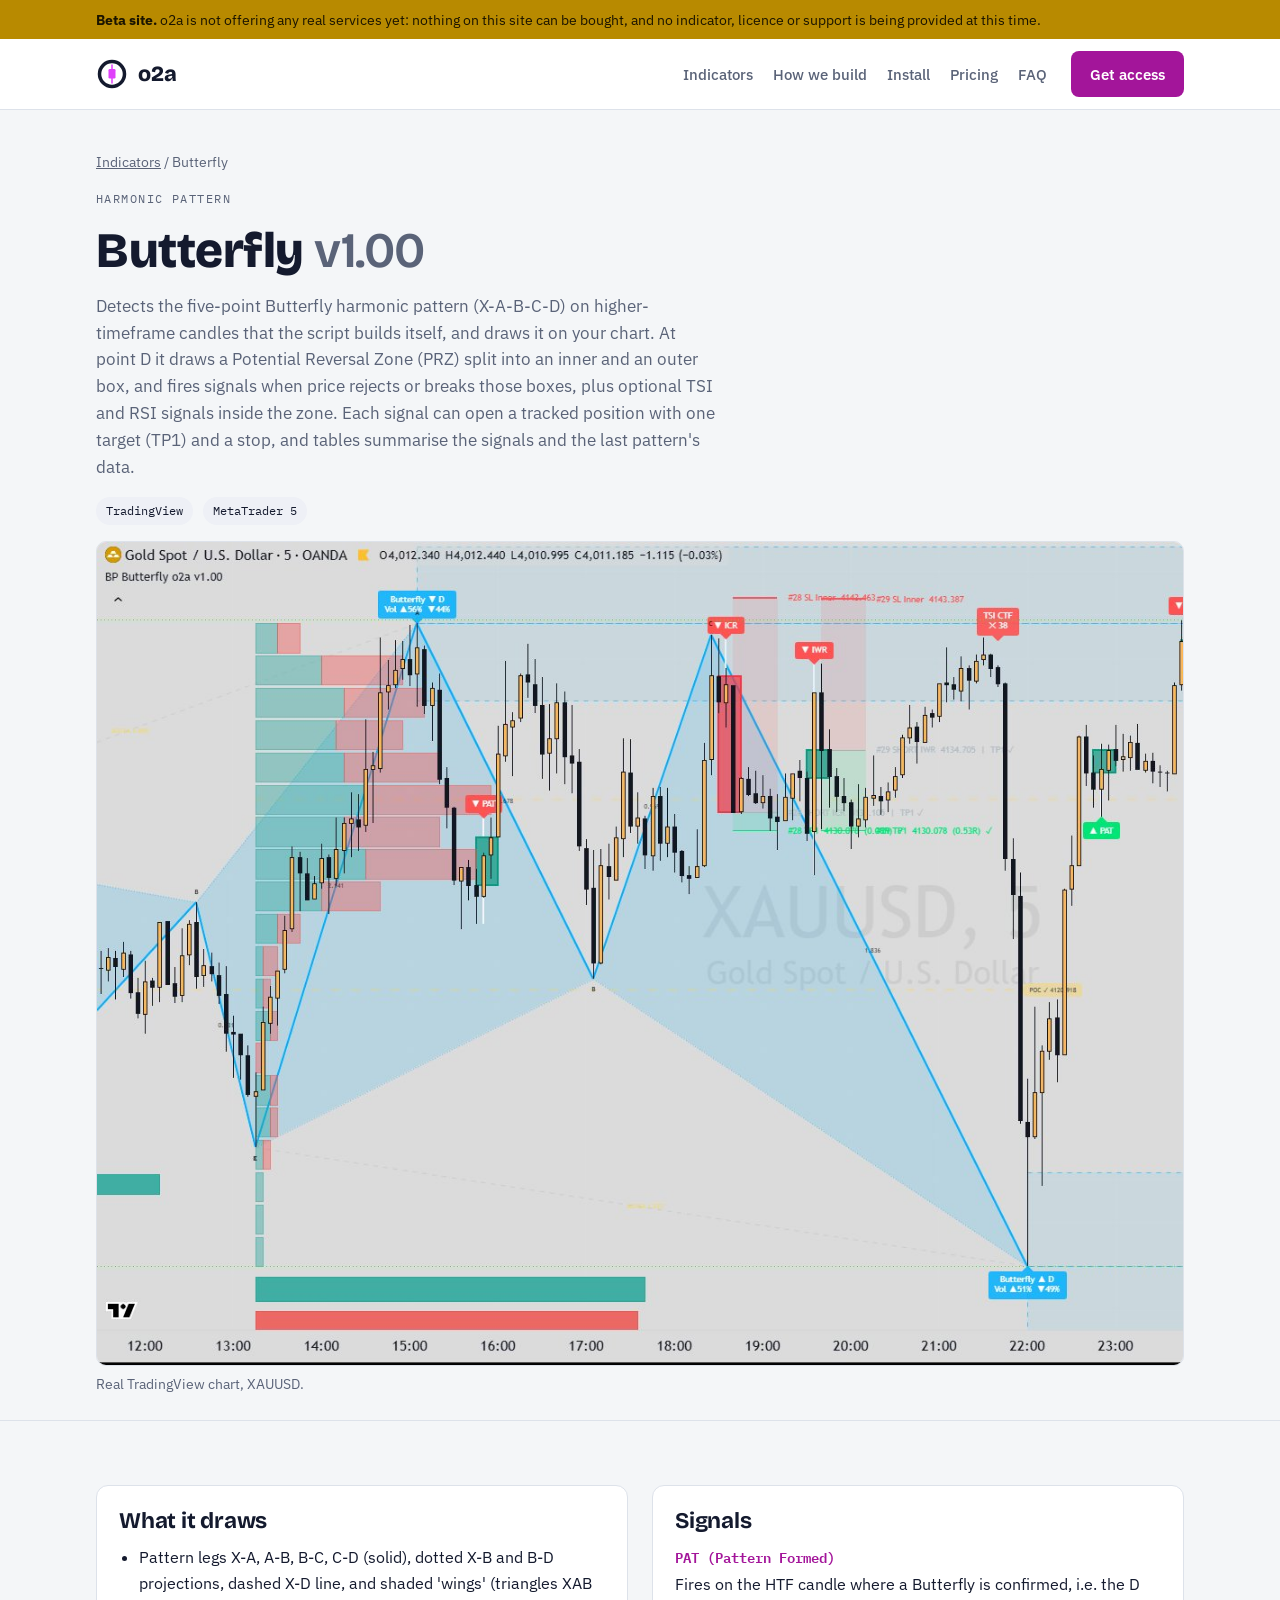
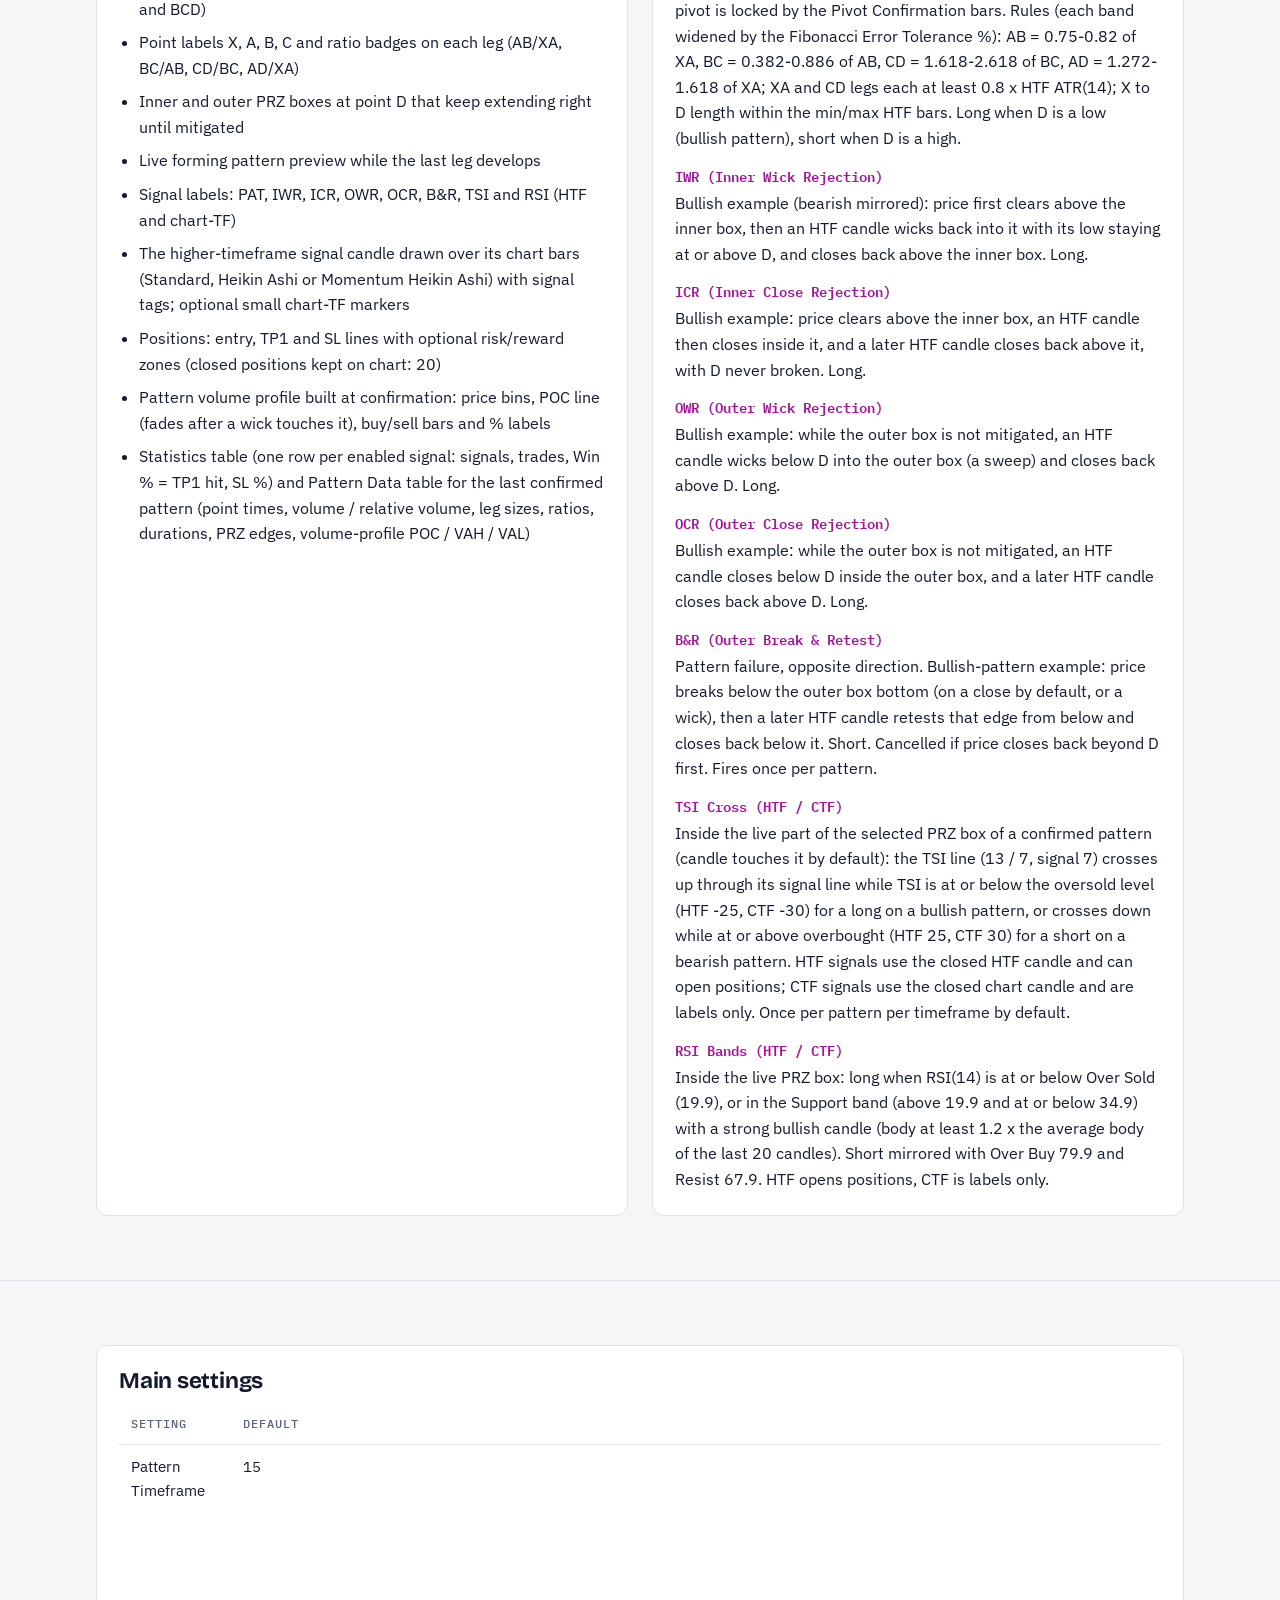
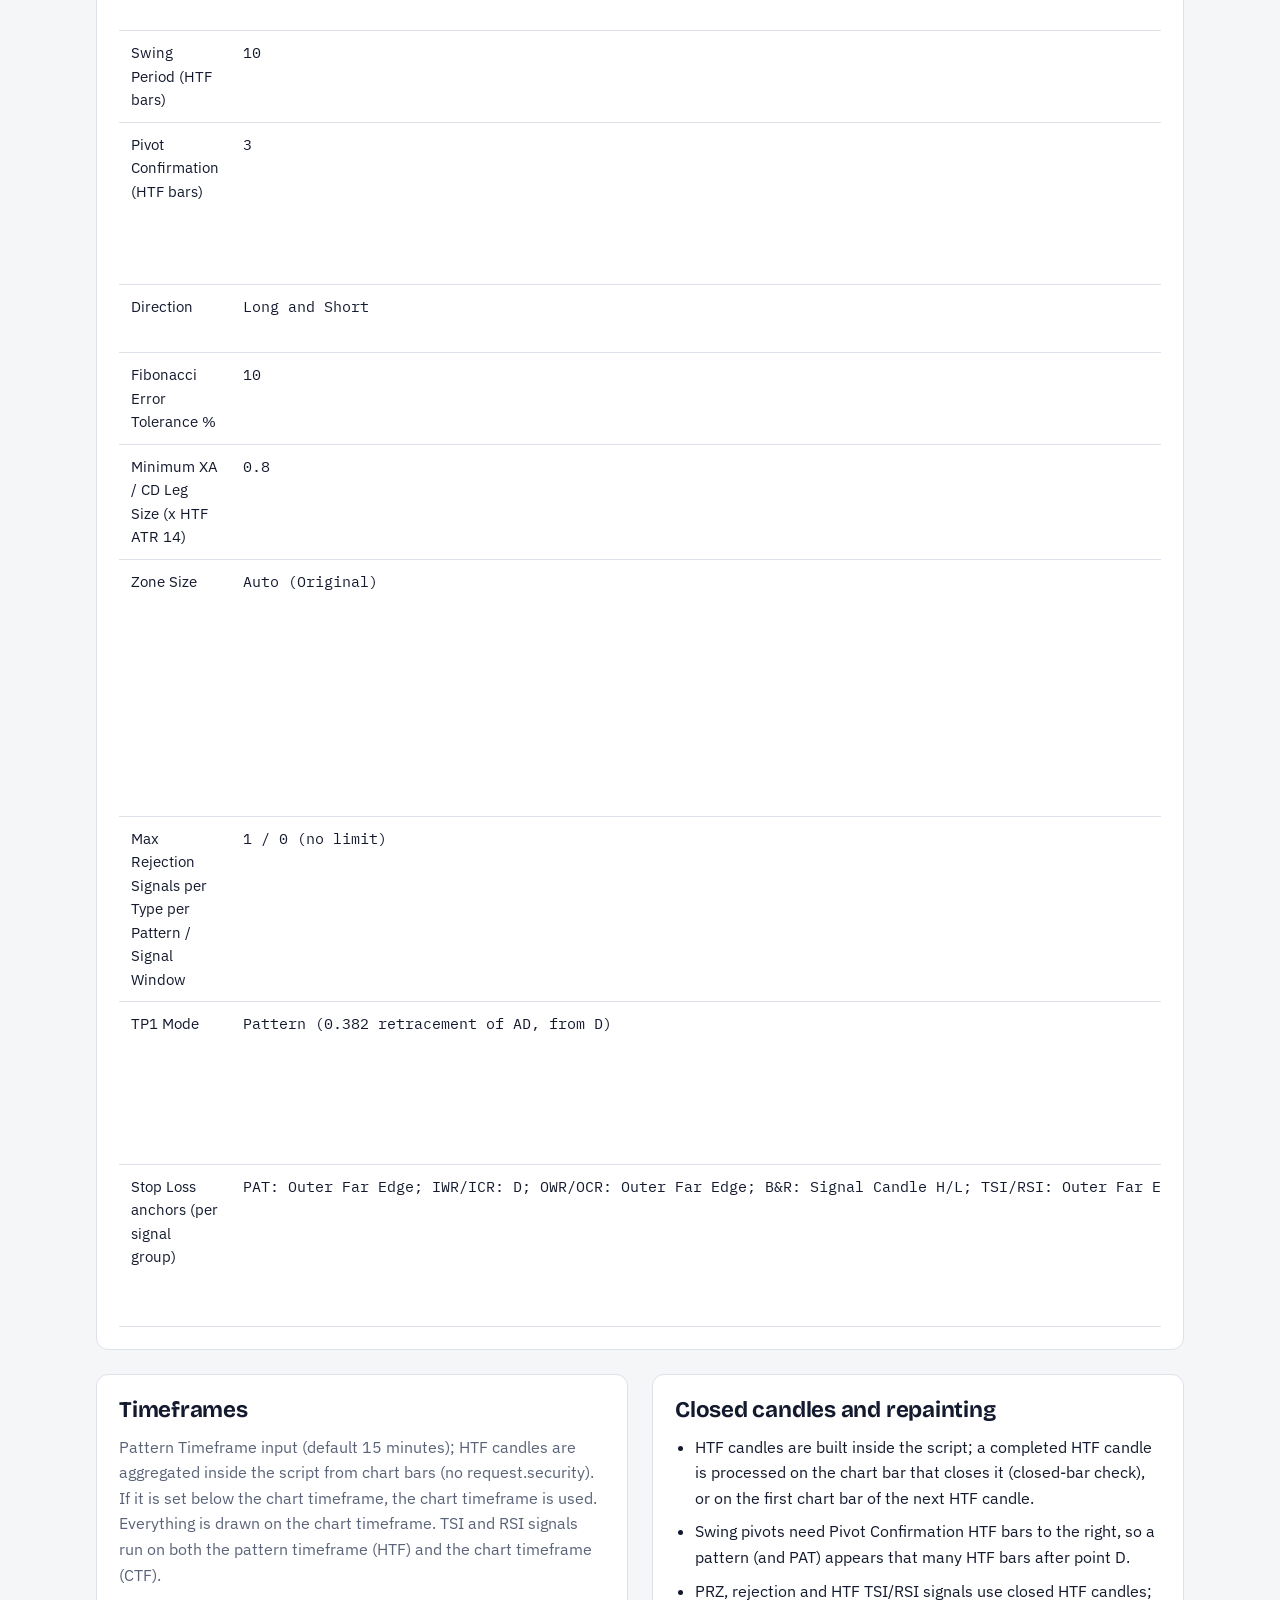
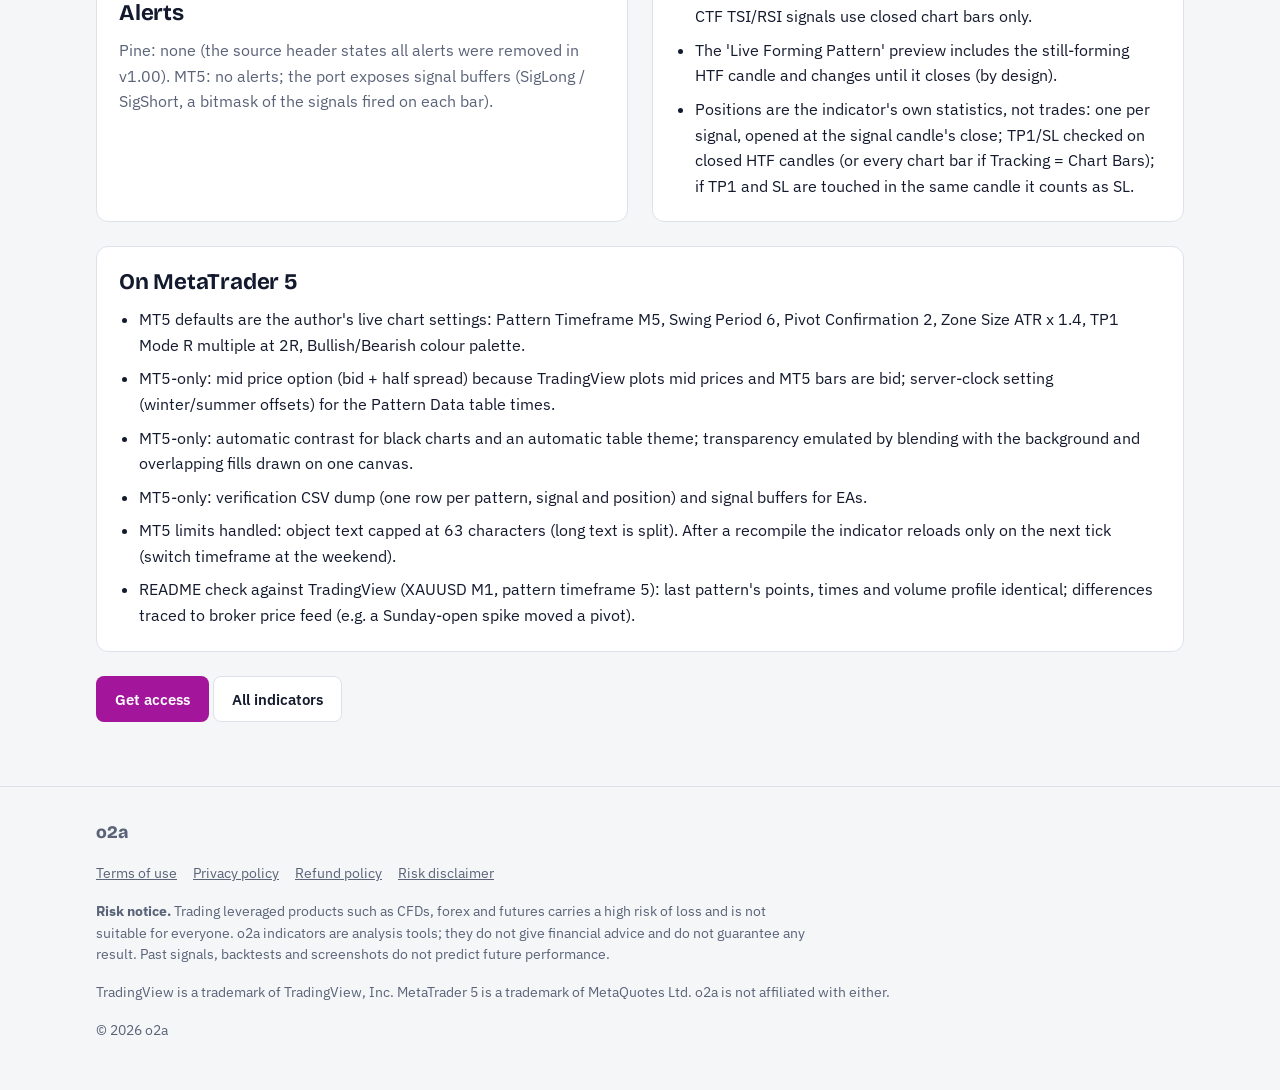
<file: indicators/butterfly.html>
<!doctype html>
<html lang="en">
<head>
<meta charset="utf-8">
<meta name="viewport" content="width=device-width, initial-scale=1, viewport-fit=cover">
<title>Butterfly · o2a</title>
<meta name="description" content="Finds Butterfly harmonic patterns on a higher timeframe and marks the reversal zone, entry signals and single-target positions.">
<link rel="preconnect" href="https://fonts.googleapis.com">
<link rel="preconnect" href="https://fonts.gstatic.com" crossorigin>
<link rel="stylesheet" href="https://fonts.googleapis.com/css2?family=Bricolage+Grotesque:opsz,wght@12..96,500;12..96,700;12..96,800&family=IBM+Plex+Sans:wght@400;500;600&family=IBM+Plex+Mono:wght@400;500&display=swap">
<link rel="stylesheet" href="../style.css">
<link rel="icon" href="../favicon.svg" type="image/svg+xml">
<link rel="icon" href="../favicon-32.png" sizes="32x32" type="image/png">
<link rel="apple-touch-icon" href="../apple-touch-icon.png">
<meta property="og:site_name" content="o2a">
<meta property="og:title" content="Butterfly · o2a">
<meta property="og:description" content="Finds Butterfly harmonic patterns on a higher timeframe and marks the reversal zone, entry signals and single-target positions.">
<meta property="og:image" content="https://o2a-group.com/og-image.png">
<meta property="og:type" content="website">
<meta name="twitter:card" content="summary_large_image">
<meta name="theme-color" content="#141a2e">
</head>
<body>
<div class="beta" role="note"><div class="wrap"><b>Beta site.</b> o2a is not offering any real services yet: nothing on this site can be bought, and no indicator, licence or support is being provided at this time.</div></div>
<header class="top">
  <div class="wrap">
    <a class="logo" href="../index.html" aria-label="o2a home">
      <svg width="32" height="32" viewBox="0 0 64 64" aria-hidden="true"><circle cx="32" cy="32" r="25" fill="none" stroke="var(--ink)" stroke-width="7"/><path d="M32 14 V50" stroke="#e040fb" stroke-width="3" stroke-linecap="round"/><rect x="25" y="22" width="14" height="19" rx="2.5" fill="#e040fb"/></svg>
      o2a
    </a>
    <nav class="links" aria-label="Sections">
      <a href="../index.html#indicators">Indicators</a>
      <a href="../index.html#method">How we build</a>
      <a href="../index.html#install">Install</a>
      <a href="../index.html#pricing">Pricing</a>
      <a href="../index.html#faq">FAQ</a>
    </nav>
    <a class="btn primary" href="../index.html#contact">Get access</a>
  </div>
</header>
<main id="top">

  <section class="wrap ind-hero">
    <p class="crumb"><a href="../index.html#indicators">Indicators</a> / Butterfly</p>
    <span class="eyebrow">Harmonic pattern</span>
    <h1>Butterfly <span style="color:var(--muted);font-weight:600">v1.00</span></h1>
    <p class="lede">Detects the five-point Butterfly harmonic pattern (X-A-B-C-D) on higher-timeframe candles that the script builds itself, and draws it on your chart. At point D it draws a Potential Reversal Zone (PRZ) split into an inner and an outer box, and fires signals when price rejects or breaks those boxes, plus optional TSI and RSI signals inside the zone. Each signal can open a tracked position with one target (TP1) and a stop, and tables summarise the signals and the last pattern's data.</p>
    <div class="platforms"><span class="pill">TradingView</span><span class="pill">MetaTrader 5</span></div>
    <figure class="shot"><img src="../img/butterfly.jpg" alt="Butterfly on a TradingView chart (XAUUSD)" loading="eager"><figcaption>Real TradingView chart, XAUUSD.</figcaption></figure>
  </section>
  <section class="band"><div class="wrap cols">
    <div class="block"><h2 style="font-size:1.4rem">What it draws</h2><ul><li>Pattern legs X-A, A-B, B-C, C-D (solid), dotted X-B and B-D projections, dashed X-D line, and shaded 'wings' (triangles XAB and BCD)</li><li>Point labels X, A, B, C and ratio badges on each leg (AB/XA, BC/AB, CD/BC, AD/XA)</li><li>Inner and outer PRZ boxes at point D that keep extending right until mitigated</li><li>Live forming pattern preview while the last leg develops</li><li>Signal labels: PAT, IWR, ICR, OWR, OCR, B&amp;R, TSI and RSI (HTF and chart-TF)</li><li>The higher-timeframe signal candle drawn over its chart bars (Standard, Heikin Ashi or Momentum Heikin Ashi) with signal tags; optional small chart-TF markers</li><li>Positions: entry, TP1 and SL lines with optional risk/reward zones (closed positions kept on chart: 20)</li><li>Pattern volume profile built at confirmation: price bins, POC line (fades after a wick touches it), buy/sell bars and % labels</li><li>Statistics table (one row per enabled signal: signals, trades, Win % = TP1 hit, SL %) and Pattern Data table for the last confirmed pattern (point times, volume / relative volume, leg sizes, ratios, durations, PRZ edges, volume-profile POC / VAH / VAL)</li></ul></div>
    <div class="block"><h2 style="font-size:1.4rem">Signals</h2><dl class="sig"><div><dt>PAT (Pattern Formed)</dt><dd>Fires on the HTF candle where a Butterfly is confirmed, i.e. the D pivot is locked by the Pivot Confirmation bars. Rules (each band widened by the Fibonacci Error Tolerance %): AB = 0.75-0.82 of XA, BC = 0.382-0.886 of AB, CD = 1.618-2.618 of BC, AD = 1.272-1.618 of XA; XA and CD legs each at least 0.8 x HTF ATR(14); X to D length within the min/max HTF bars. Long when D is a low (bullish pattern), short when D is a high.</dd></div><div><dt>IWR (Inner Wick Rejection)</dt><dd>Bullish example (bearish mirrored): price first clears above the inner box, then an HTF candle wicks back into it with its low staying at or above D, and closes back above the inner box. Long.</dd></div><div><dt>ICR (Inner Close Rejection)</dt><dd>Bullish example: price clears above the inner box, an HTF candle then closes inside it, and a later HTF candle closes back above it, with D never broken. Long.</dd></div><div><dt>OWR (Outer Wick Rejection)</dt><dd>Bullish example: while the outer box is not mitigated, an HTF candle wicks below D into the outer box (a sweep) and closes back above D. Long.</dd></div><div><dt>OCR (Outer Close Rejection)</dt><dd>Bullish example: while the outer box is not mitigated, an HTF candle closes below D inside the outer box, and a later HTF candle closes back above D. Long.</dd></div><div><dt>B&amp;R (Outer Break &amp; Retest)</dt><dd>Pattern failure, opposite direction. Bullish-pattern example: price breaks below the outer box bottom (on a close by default, or a wick), then a later HTF candle retests that edge from below and closes back below it. Short. Cancelled if price closes back beyond D first. Fires once per pattern.</dd></div><div><dt>TSI Cross (HTF / CTF)</dt><dd>Inside the live part of the selected PRZ box of a confirmed pattern (candle touches it by default): the TSI line (13 / 7, signal 7) crosses up through its signal line while TSI is at or below the oversold level (HTF -25, CTF -30) for a long on a bullish pattern, or crosses down while at or above overbought (HTF 25, CTF 30) for a short on a bearish pattern. HTF signals use the closed HTF candle and can open positions; CTF signals use the closed chart candle and are labels only. Once per pattern per timeframe by default.</dd></div><div><dt>RSI Bands (HTF / CTF)</dt><dd>Inside the live PRZ box: long when RSI(14) is at or below Over Sold (19.9), or in the Support band (above 19.9 and at or below 34.9) with a strong bullish candle (body at least 1.2 x the average body of the last 20 candles). Short mirrored with Over Buy 79.9 and Resist 67.9. HTF opens positions, CTF is labels only.</dd></div></dl></div>
  </div></section>
  <section class="band"><div class="wrap" style="display:grid;gap:24px">
    <div class="block"><h2 style="font-size:1.4rem">Main settings</h2><div class="tbl"><table><thead><tr><th>Setting</th><th>Default</th><th>What it does</th></tr></thead><tbody><tr><td>Pattern Timeframe</td><td>15</td><td>The whole engine runs on candles of this timeframe (built inside the script); must be at or above the chart timeframe.</td></tr><tr><td>Swing Period (HTF bars)</td><td>10</td><td>Left-side lookback a swing pivot must beat.</td></tr><tr><td>Pivot Confirmation (HTF bars)</td><td>3</td><td>HTF bars to the right needed to confirm a pivot (the pattern is confirmed this many bars after D).</td></tr><tr><td>Direction</td><td>Long and Short</td><td>Only long, only short, or both.</td></tr><tr><td>Fibonacci Error Tolerance %</td><td>10</td><td>Widens every ratio band; also sizes the Auto PRZ.</td></tr><tr><td>Minimum XA / CD Leg Size (x HTF ATR 14)</td><td>0.8</td><td>Skips patterns with legs that are too small.</td></tr><tr><td>Zone Size</td><td>Auto (Original)</td><td>PRZ height: Auto = 2 x max(last leg x tolerance, HTF ATR x 0.7), or ATR multiple (1.4), % of last leg (20), fixed price (2.0). Inner and outer boxes each take 50% of it, mitigated by wick.</td></tr><tr><td>Max Rejection Signals per Type per Pattern / Signal Window</td><td>1 / 0 (no limit)</td><td>How many IWR/ICR/OWR/OCR signals a pattern can give, and for how many HTF bars.</td></tr><tr><td>TP1 Mode</td><td>Pattern (0.382 retracement of AD, from D)</td><td>Single target: the pattern TP1 or an R multiple (R = |entry - SL|, default 1.0). B&amp;R always uses the R multiple.</td></tr><tr><td>Stop Loss anchors (per signal group)</td><td>PAT: Outer Far Edge; IWR/ICR: D; OWR/OCR: Outer Far Edge; B&amp;R: Signal Candle H/L; TSI/RSI: Outer Far Edge; each + 0.2 x HTF ATR</td><td>Where the stop of each position goes; a signal whose stop would sit on the wrong side of entry is skipped.</td></tr></tbody></table></div></div>
    <div class="cols">
      <div class="block"><h2 style="font-size:1.4rem">Timeframes</h2><p>Pattern Timeframe input (default 15 minutes); HTF candles are aggregated inside the script from chart bars (no request.security). If it is set below the chart timeframe, the chart timeframe is used. Everything is drawn on the chart timeframe. TSI and RSI signals run on both the pattern timeframe (HTF) and the chart timeframe (CTF).</p><h2 style="font-size:1.4rem">Alerts</h2><p>Pine: none (the source header states all alerts were removed in v1.00). MT5: no alerts; the port exposes signal buffers (SigLong / SigShort, a bitmask of the signals fired on each bar).</p></div>
      <div class="block"><h2 style="font-size:1.4rem">Closed candles and repainting</h2><ul><li>HTF candles are built inside the script; a completed HTF candle is processed on the chart bar that closes it (closed-bar check), or on the first chart bar of the next HTF candle.</li><li>Swing pivots need Pivot Confirmation HTF bars to the right, so a pattern (and PAT) appears that many HTF bars after point D.</li><li>PRZ, rejection and HTF TSI/RSI signals use closed HTF candles; CTF TSI/RSI signals use closed chart bars only.</li><li>The 'Live Forming Pattern' preview includes the still-forming HTF candle and changes until it closes (by design).</li><li>Positions are the indicator's own statistics, not trades: one per signal, opened at the signal candle's close; TP1/SL checked on closed HTF candles (or every chart bar if Tracking = Chart Bars); if TP1 and SL are touched in the same candle it counts as SL.</li></ul></div>
    </div>
    <div class="block"><h2 style="font-size:1.4rem">On MetaTrader 5</h2><ul><li>MT5 defaults are the author's live chart settings: Pattern Timeframe M5, Swing Period 6, Pivot Confirmation 2, Zone Size ATR x 1.4, TP1 Mode R multiple at 2R, Bullish/Bearish colour palette.</li><li>MT5-only: mid price option (bid + half spread) because TradingView plots mid prices and MT5 bars are bid; server-clock setting (winter/summer offsets) for the Pattern Data table times.</li><li>MT5-only: automatic contrast for black charts and an automatic table theme; transparency emulated by blending with the background and overlapping fills drawn on one canvas.</li><li>MT5-only: verification CSV dump (one row per pattern, signal and position) and signal buffers for EAs.</li><li>MT5 limits handled: object text capped at 63 characters (long text is split). After a recompile the indicator reloads only on the next tick (switch timeframe at the weekend).</li><li>README check against TradingView (XAUUSD M1, pattern timeframe 5): last pattern's points, times and volume profile identical; differences traced to broker price feed (e.g. a Sunday-open spike moved a pivot).</li></ul></div>
    <div><a class="btn primary" href="../index.html#contact">Get access</a> <a class="btn ghost" href="../index.html#indicators">All indicators</a></div>
  </div></section>
</main>
<footer>
  <div class="wrap">
    <div class="logo" style="font-size:1.1rem">o2a</div>
    <nav aria-label="Legal">
      <a href="../legal/terms.html">Terms of use</a>
      <a href="../legal/privacy.html">Privacy policy</a>
      <a href="../legal/refunds.html">Refund policy</a>
      <a href="../legal/risk.html">Risk disclaimer</a>
    </nav>
    <p class="risk"><b>Risk notice.</b> Trading leveraged products such as CFDs, forex and futures carries a high risk of loss and is not suitable for everyone. o2a indicators are analysis tools; they do not give financial advice and do not guarantee any result. Past signals, backtests and screenshots do not predict future performance.</p>
    <p>TradingView is a trademark of TradingView, Inc. MetaTrader 5 is a trademark of MetaQuotes Ltd. o2a is not affiliated with either.</p>
    <p>© <span class="yr">2026</span> o2a</p>
  </div>
</footer>
<script>document.querySelectorAll(".yr").forEach(function (e) { e.textContent = String(new Date().getFullYear()); });</script>
</body>
</html>
</file>
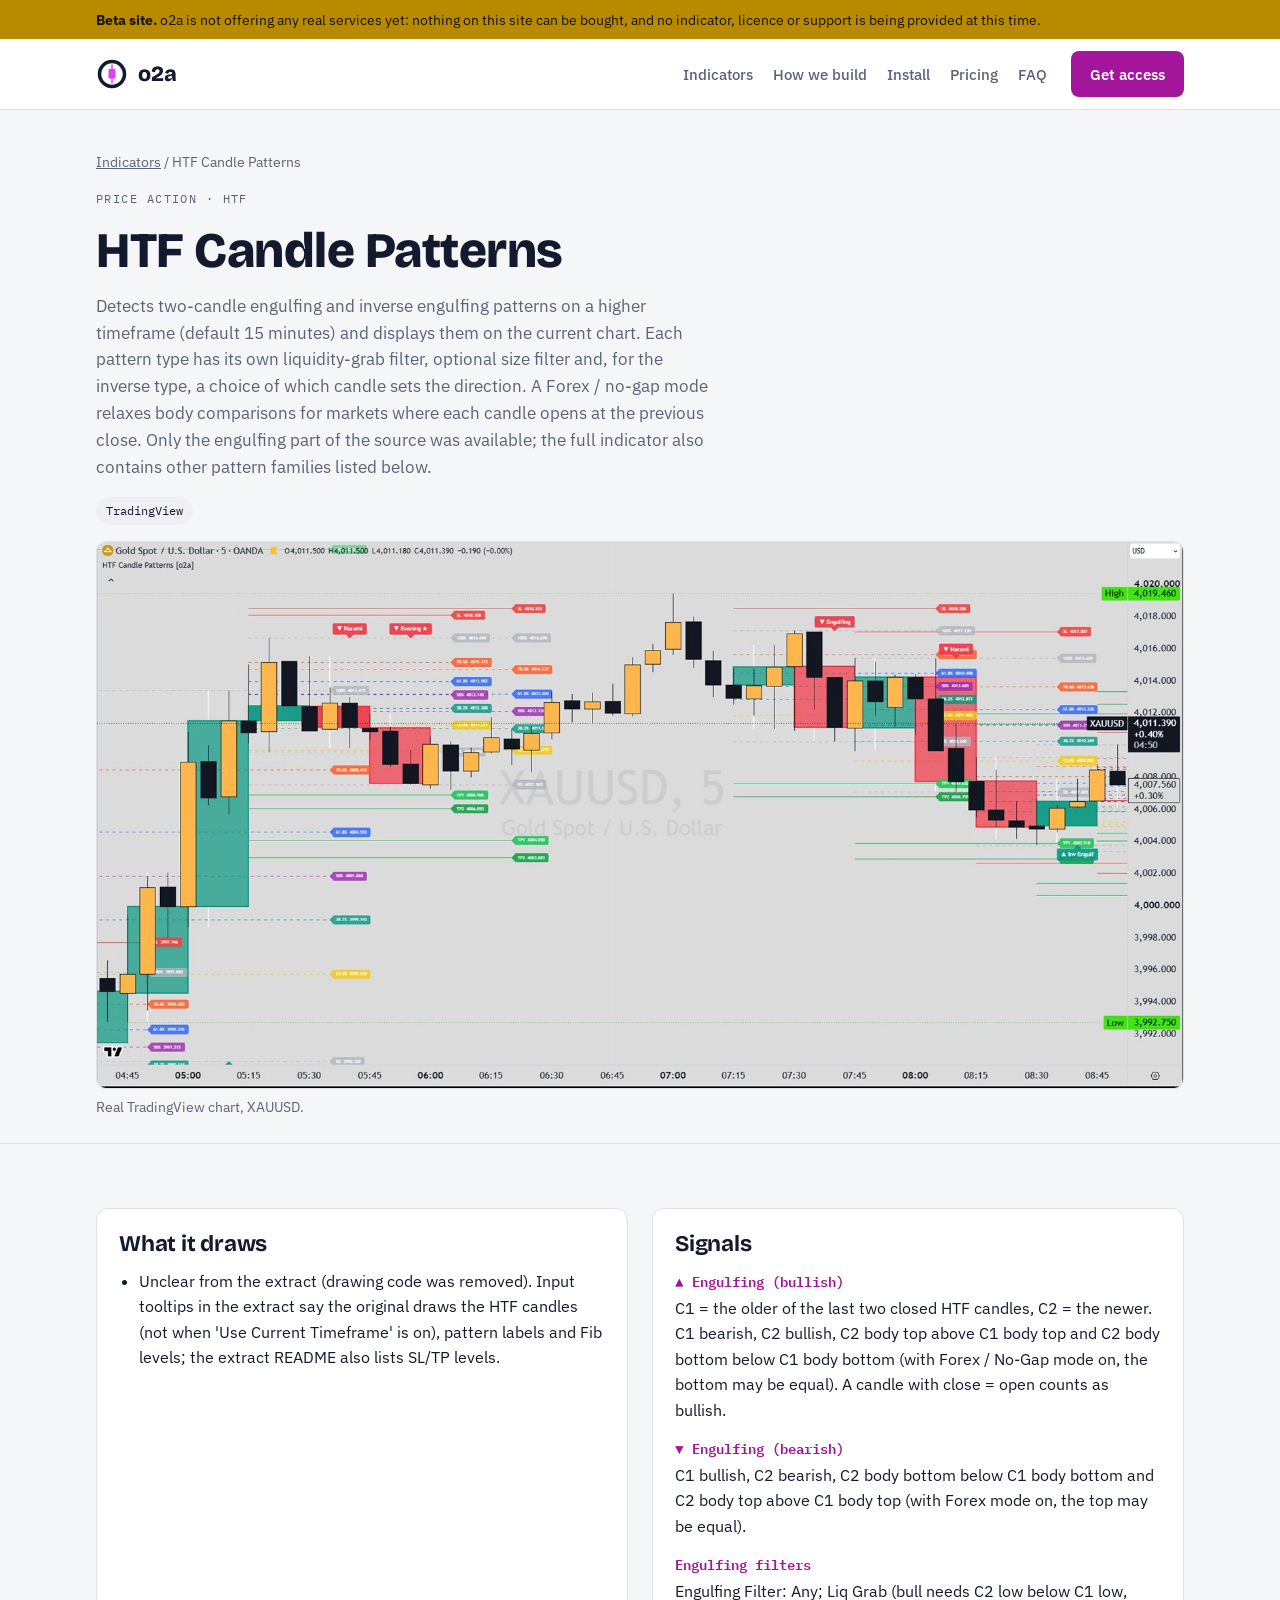
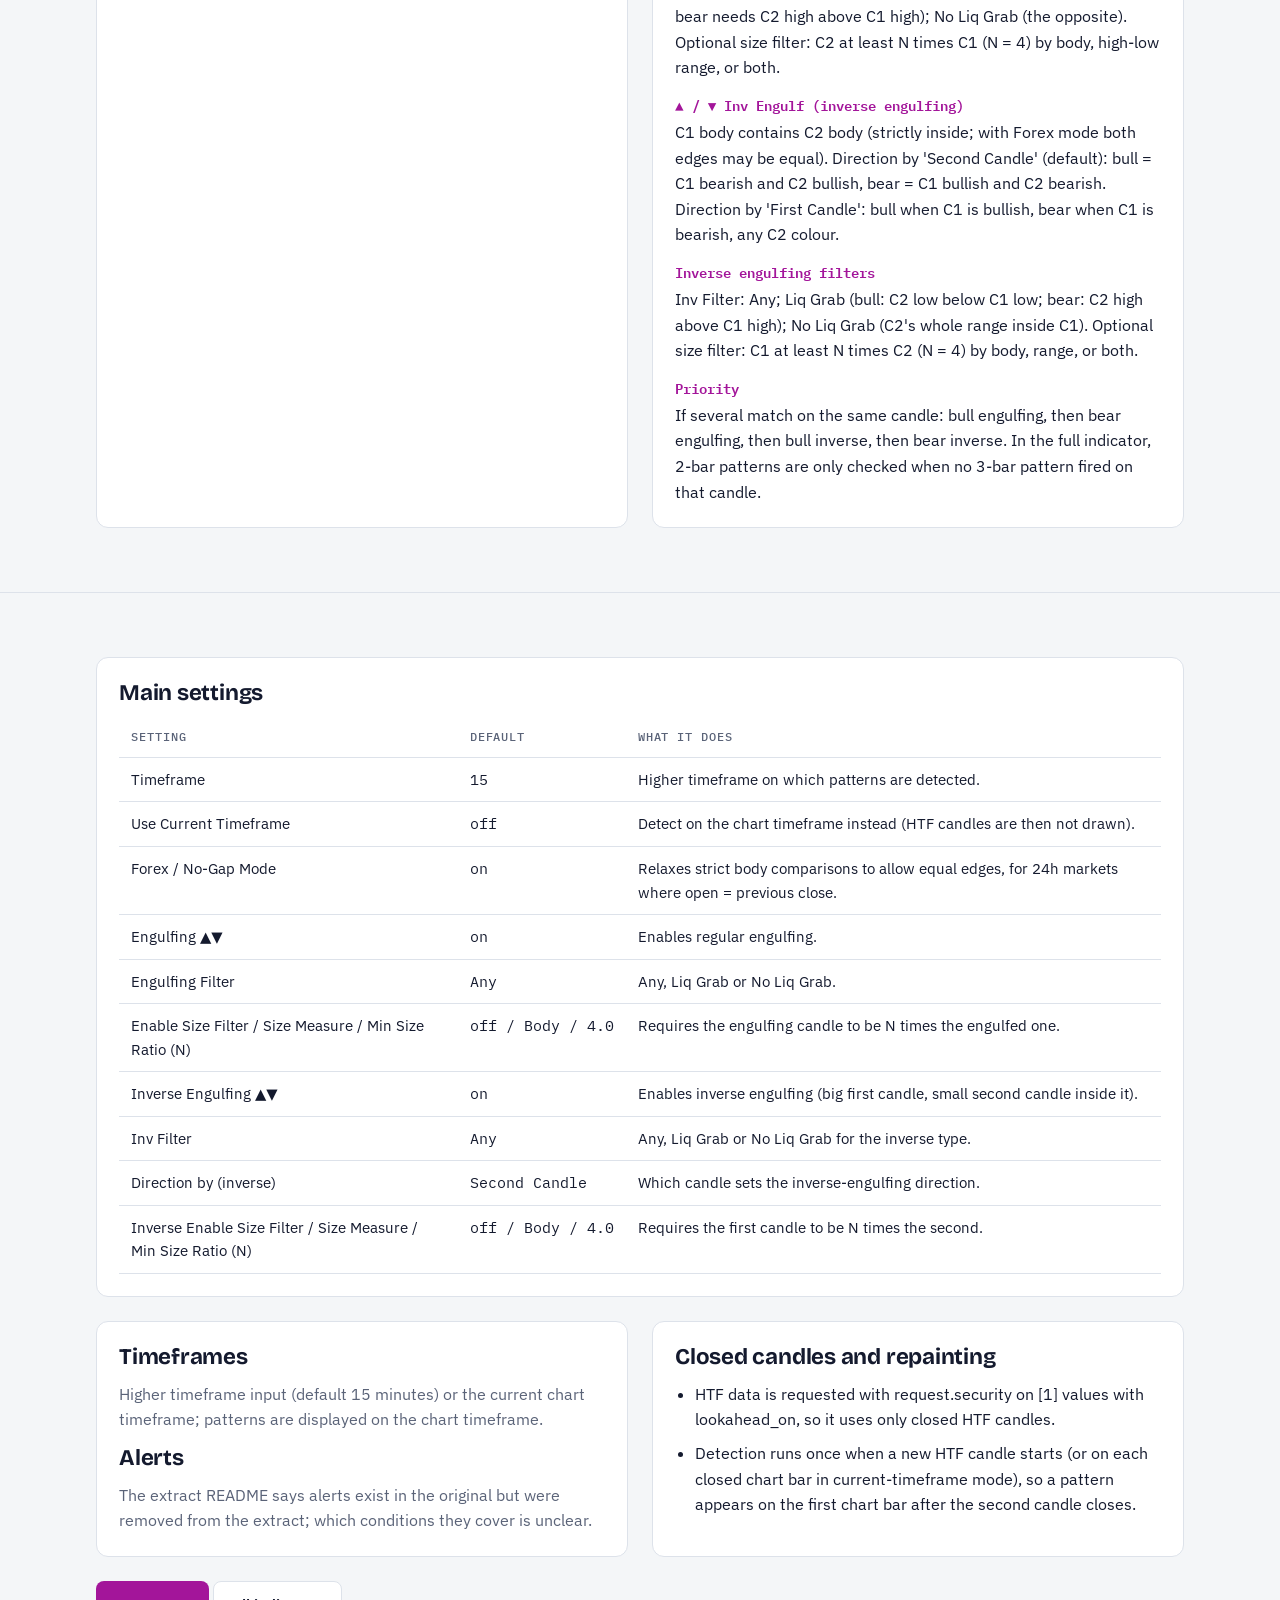
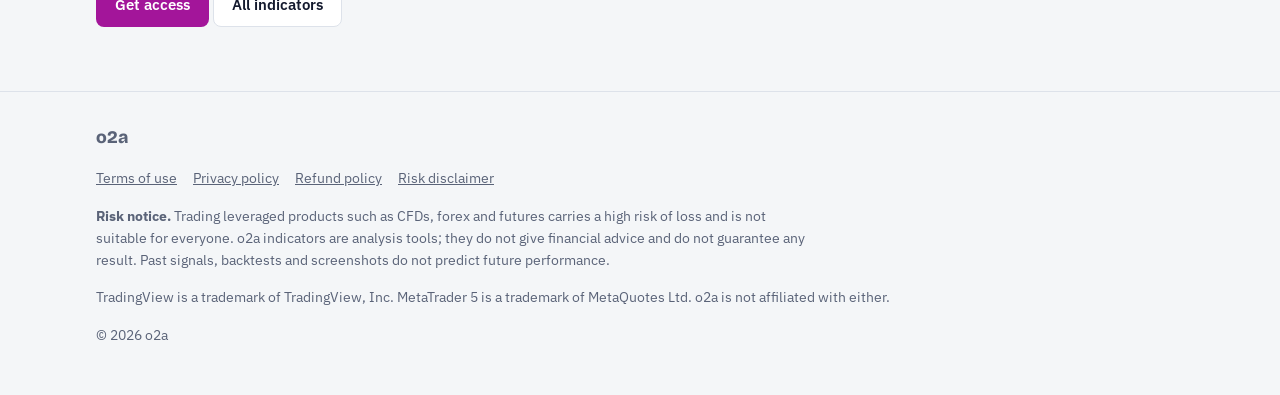
<file: indicators/htf-candle-patterns.html>
<!doctype html>
<html lang="en">
<head>
<meta charset="utf-8">
<meta name="viewport" content="width=device-width, initial-scale=1, viewport-fit=cover">
<title>HTF Candle Patterns · o2a</title>
<meta name="description" content="Spots engulfing and inverse engulfing patterns on higher-timeframe candles and shows them on your chart.">
<link rel="preconnect" href="https://fonts.googleapis.com">
<link rel="preconnect" href="https://fonts.gstatic.com" crossorigin>
<link rel="stylesheet" href="https://fonts.googleapis.com/css2?family=Bricolage+Grotesque:opsz,wght@12..96,500;12..96,700;12..96,800&family=IBM+Plex+Sans:wght@400;500;600&family=IBM+Plex+Mono:wght@400;500&display=swap">
<link rel="stylesheet" href="../style.css">
<link rel="icon" href="../favicon.svg" type="image/svg+xml">
<link rel="icon" href="../favicon-32.png" sizes="32x32" type="image/png">
<link rel="apple-touch-icon" href="../apple-touch-icon.png">
<meta property="og:site_name" content="o2a">
<meta property="og:title" content="HTF Candle Patterns · o2a">
<meta property="og:description" content="Spots engulfing and inverse engulfing patterns on higher-timeframe candles and shows them on your chart.">
<meta property="og:image" content="https://o2a-group.com/og-image.png">
<meta property="og:type" content="website">
<meta name="twitter:card" content="summary_large_image">
<meta name="theme-color" content="#141a2e">
</head>
<body>
<div class="beta" role="note"><div class="wrap"><b>Beta site.</b> o2a is not offering any real services yet: nothing on this site can be bought, and no indicator, licence or support is being provided at this time.</div></div>
<header class="top">
  <div class="wrap">
    <a class="logo" href="../index.html" aria-label="o2a home">
      <svg width="32" height="32" viewBox="0 0 64 64" aria-hidden="true"><circle cx="32" cy="32" r="25" fill="none" stroke="var(--ink)" stroke-width="7"/><path d="M32 14 V50" stroke="#e040fb" stroke-width="3" stroke-linecap="round"/><rect x="25" y="22" width="14" height="19" rx="2.5" fill="#e040fb"/></svg>
      o2a
    </a>
    <nav class="links" aria-label="Sections">
      <a href="../index.html#indicators">Indicators</a>
      <a href="../index.html#method">How we build</a>
      <a href="../index.html#install">Install</a>
      <a href="../index.html#pricing">Pricing</a>
      <a href="../index.html#faq">FAQ</a>
    </nav>
    <a class="btn primary" href="../index.html#contact">Get access</a>
  </div>
</header>
<main id="top">

  <section class="wrap ind-hero">
    <p class="crumb"><a href="../index.html#indicators">Indicators</a> / HTF Candle Patterns</p>
    <span class="eyebrow">Price action · HTF</span>
    <h1>HTF Candle Patterns</h1>
    <p class="lede">Detects two-candle engulfing and inverse engulfing patterns on a higher timeframe (default 15 minutes) and displays them on the current chart. Each pattern type has its own liquidity-grab filter, optional size filter and, for the inverse type, a choice of which candle sets the direction. A Forex / no-gap mode relaxes body comparisons for markets where each candle opens at the previous close. Only the engulfing part of the source was available; the full indicator also contains other pattern families listed below.</p>
    <div class="platforms"><span class="pill">TradingView</span></div>
    <figure class="shot"><img src="../img/htfcandles.jpg" alt="HTF Candle Patterns on a TradingView chart (XAUUSD)" loading="eager"><figcaption>Real TradingView chart, XAUUSD.</figcaption></figure>
  </section>
  <section class="band"><div class="wrap cols">
    <div class="block"><h2 style="font-size:1.4rem">What it draws</h2><ul><li>Unclear from the extract (drawing code was removed). Input tooltips in the extract say the original draws the HTF candles (not when 'Use Current Timeframe' is on), pattern labels and Fib levels; the extract README also lists SL/TP levels.</li></ul></div>
    <div class="block"><h2 style="font-size:1.4rem">Signals</h2><dl class="sig"><div><dt>▲ Engulfing (bullish)</dt><dd>C1 = the older of the last two closed HTF candles, C2 = the newer. C1 bearish, C2 bullish, C2 body top above C1 body top and C2 body bottom below C1 body bottom (with Forex / No-Gap mode on, the bottom may be equal). A candle with close = open counts as bullish.</dd></div><div><dt>▼ Engulfing (bearish)</dt><dd>C1 bullish, C2 bearish, C2 body bottom below C1 body bottom and C2 body top above C1 body top (with Forex mode on, the top may be equal).</dd></div><div><dt>Engulfing filters</dt><dd>Engulfing Filter: Any; Liq Grab (bull needs C2 low below C1 low, bear needs C2 high above C1 high); No Liq Grab (the opposite). Optional size filter: C2 at least N times C1 (N = 4) by body, high-low range, or both.</dd></div><div><dt>▲ / ▼ Inv Engulf (inverse engulfing)</dt><dd>C1 body contains C2 body (strictly inside; with Forex mode both edges may be equal). Direction by 'Second Candle' (default): bull = C1 bearish and C2 bullish, bear = C1 bullish and C2 bearish. Direction by 'First Candle': bull when C1 is bullish, bear when C1 is bearish, any C2 colour.</dd></div><div><dt>Inverse engulfing filters</dt><dd>Inv Filter: Any; Liq Grab (bull: C2 low below C1 low; bear: C2 high above C1 high); No Liq Grab (C2's whole range inside C1). Optional size filter: C1 at least N times C2 (N = 4) by body, range, or both.</dd></div><div><dt>Priority</dt><dd>If several match on the same candle: bull engulfing, then bear engulfing, then bull inverse, then bear inverse. In the full indicator, 2-bar patterns are only checked when no 3-bar pattern fired on that candle.</dd></div></dl></div>
  </div></section>
  <section class="band"><div class="wrap" style="display:grid;gap:24px">
    <div class="block"><h2 style="font-size:1.4rem">Main settings</h2><div class="tbl"><table><thead><tr><th>Setting</th><th>Default</th><th>What it does</th></tr></thead><tbody><tr><td>Timeframe</td><td>15</td><td>Higher timeframe on which patterns are detected.</td></tr><tr><td>Use Current Timeframe</td><td>off</td><td>Detect on the chart timeframe instead (HTF candles are then not drawn).</td></tr><tr><td>Forex / No-Gap Mode</td><td>on</td><td>Relaxes strict body comparisons to allow equal edges, for 24h markets where open = previous close.</td></tr><tr><td>Engulfing ▲▼</td><td>on</td><td>Enables regular engulfing.</td></tr><tr><td>Engulfing Filter</td><td>Any</td><td>Any, Liq Grab or No Liq Grab.</td></tr><tr><td>Enable Size Filter / Size Measure / Min Size Ratio (N)</td><td>off / Body / 4.0</td><td>Requires the engulfing candle to be N times the engulfed one.</td></tr><tr><td>Inverse Engulfing ▲▼</td><td>on</td><td>Enables inverse engulfing (big first candle, small second candle inside it).</td></tr><tr><td>Inv Filter</td><td>Any</td><td>Any, Liq Grab or No Liq Grab for the inverse type.</td></tr><tr><td>Direction by (inverse)</td><td>Second Candle</td><td>Which candle sets the inverse-engulfing direction.</td></tr><tr><td>Inverse Enable Size Filter / Size Measure / Min Size Ratio (N)</td><td>off / Body / 4.0</td><td>Requires the first candle to be N times the second.</td></tr></tbody></table></div></div>
    <div class="cols">
      <div class="block"><h2 style="font-size:1.4rem">Timeframes</h2><p>Higher timeframe input (default 15 minutes) or the current chart timeframe; patterns are displayed on the chart timeframe.</p><h2 style="font-size:1.4rem">Alerts</h2><p>The extract README says alerts exist in the original but were removed from the extract; which conditions they cover is unclear.</p></div>
      <div class="block"><h2 style="font-size:1.4rem">Closed candles and repainting</h2><ul><li>HTF data is requested with request.security on [1] values with lookahead_on, so it uses only closed HTF candles.</li><li>Detection runs once when a new HTF candle starts (or on each closed chart bar in current-timeframe mode), so a pattern appears on the first chart bar after the second candle closes.</li></ul></div>
    </div>
    
    <div><a class="btn primary" href="../index.html#contact">Get access</a> <a class="btn ghost" href="../index.html#indicators">All indicators</a></div>
  </div></section>
</main>
<footer>
  <div class="wrap">
    <div class="logo" style="font-size:1.1rem">o2a</div>
    <nav aria-label="Legal">
      <a href="../legal/terms.html">Terms of use</a>
      <a href="../legal/privacy.html">Privacy policy</a>
      <a href="../legal/refunds.html">Refund policy</a>
      <a href="../legal/risk.html">Risk disclaimer</a>
    </nav>
    <p class="risk"><b>Risk notice.</b> Trading leveraged products such as CFDs, forex and futures carries a high risk of loss and is not suitable for everyone. o2a indicators are analysis tools; they do not give financial advice and do not guarantee any result. Past signals, backtests and screenshots do not predict future performance.</p>
    <p>TradingView is a trademark of TradingView, Inc. MetaTrader 5 is a trademark of MetaQuotes Ltd. o2a is not affiliated with either.</p>
    <p>© <span class="yr">2026</span> o2a</p>
  </div>
</footer>
<script>document.querySelectorAll(".yr").forEach(function (e) { e.textContent = String(new Date().getFullYear()); });</script>
</body>
</html>
</file>
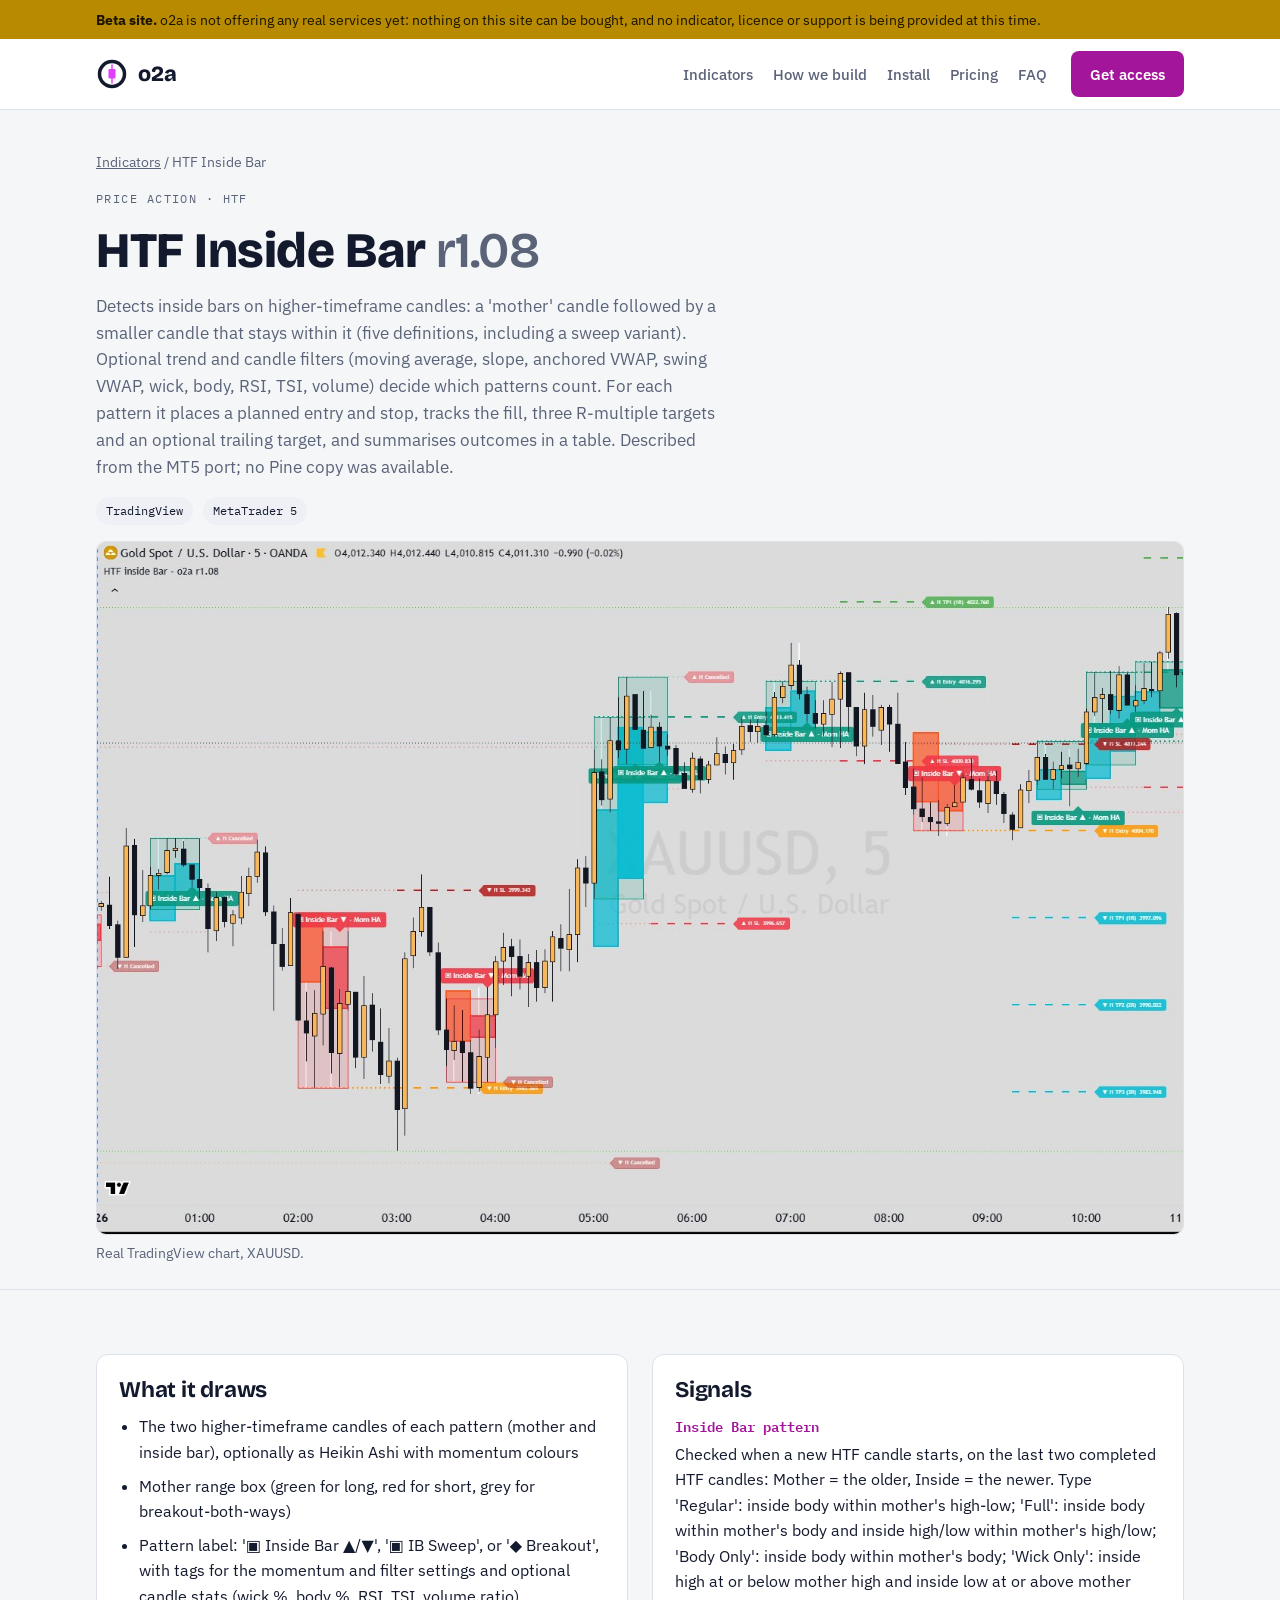
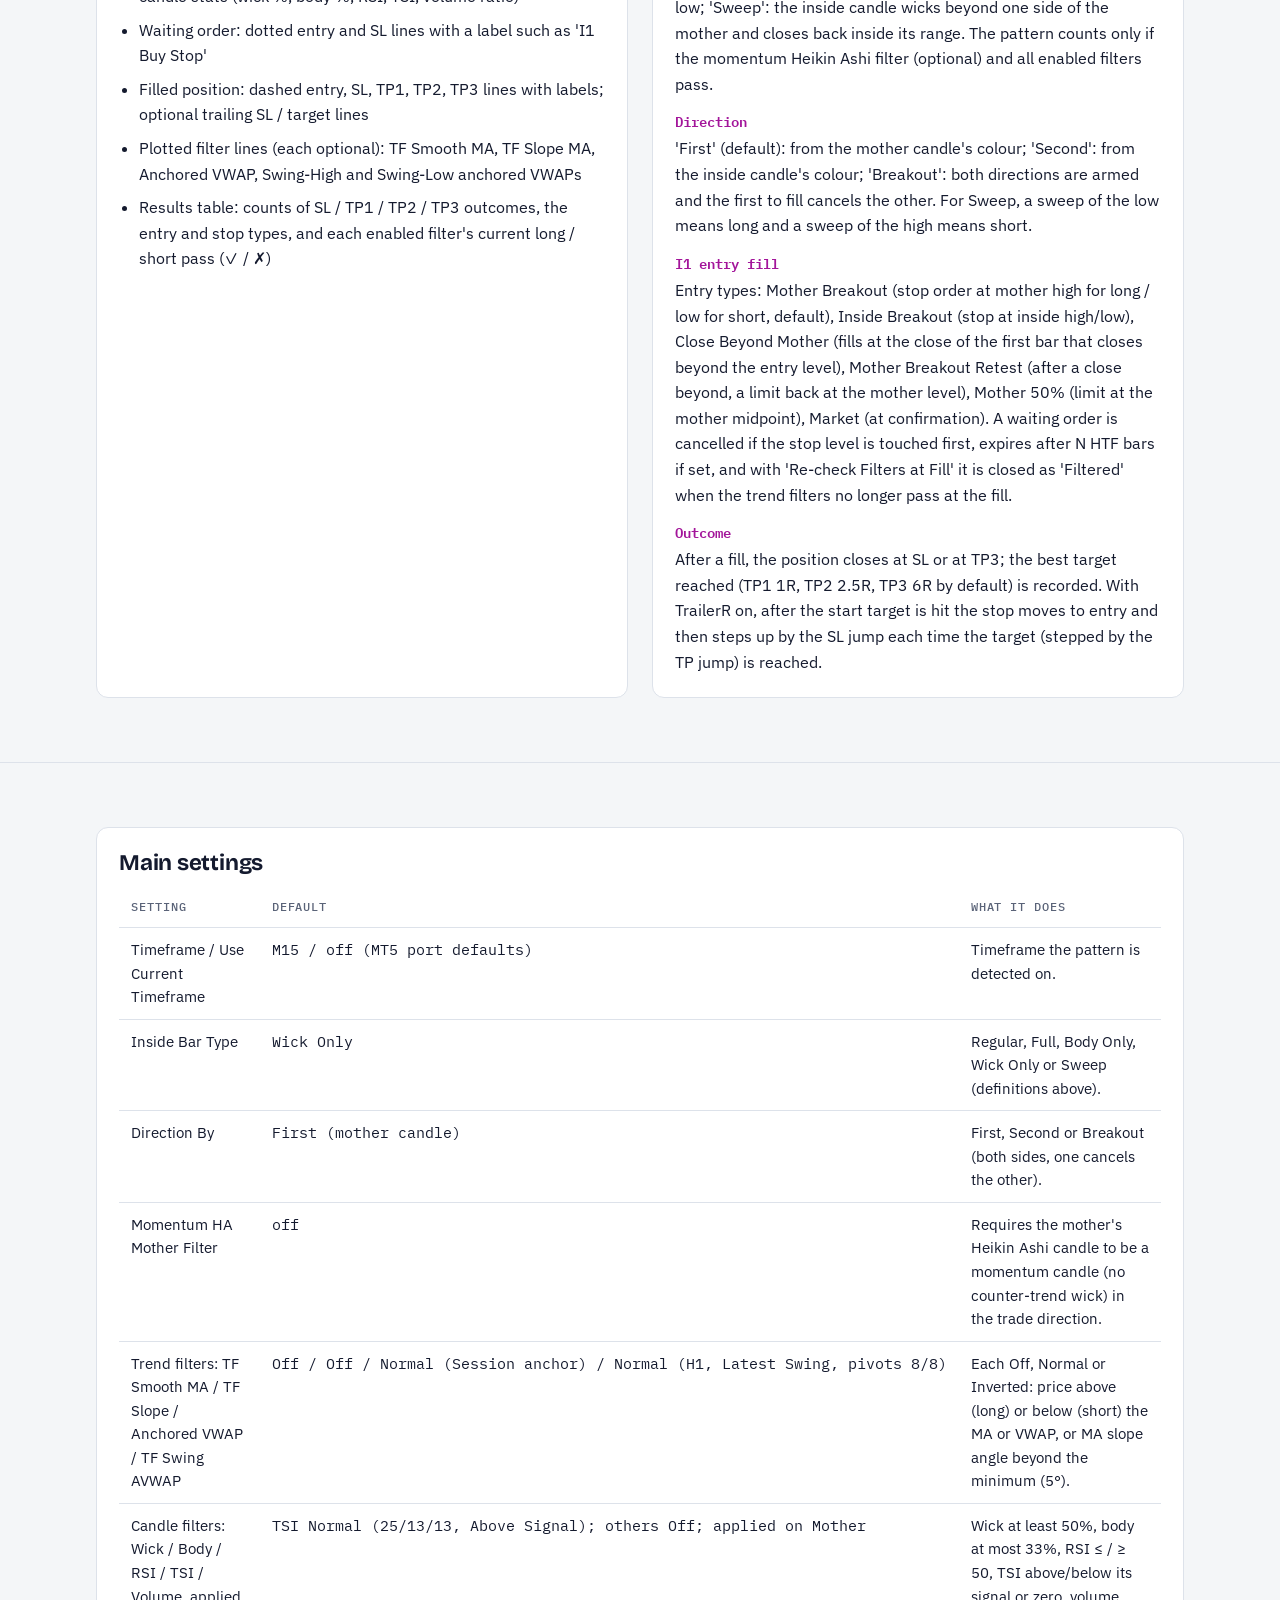
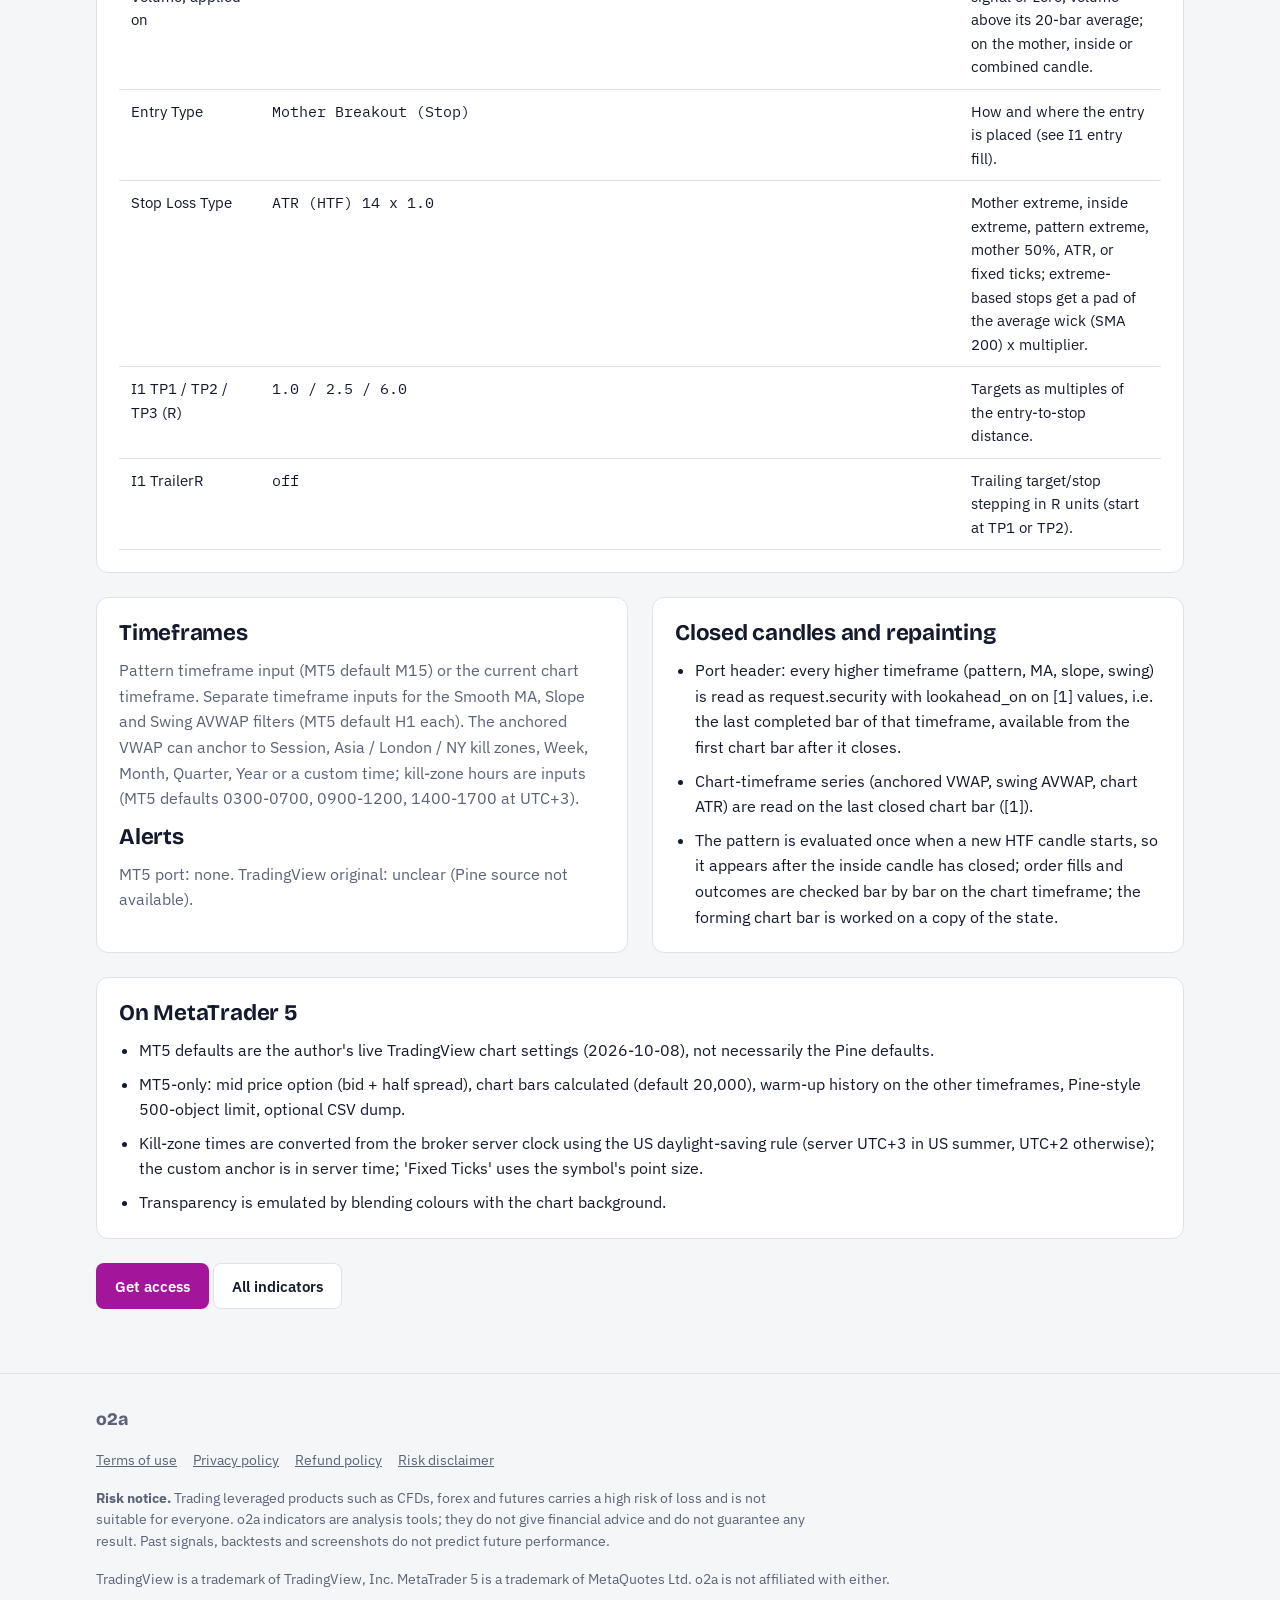
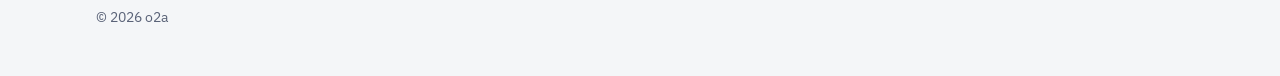
<file: indicators/htf-inside-bar.html>
<!doctype html>
<html lang="en">
<head>
<meta charset="utf-8">
<meta name="viewport" content="width=device-width, initial-scale=1, viewport-fit=cover">
<title>HTF Inside Bar · o2a</title>
<meta name="description" content="Finds inside-bar patterns on a higher timeframe, filters them, and plans the breakout entry, stop and three targets.">
<link rel="preconnect" href="https://fonts.googleapis.com">
<link rel="preconnect" href="https://fonts.gstatic.com" crossorigin>
<link rel="stylesheet" href="https://fonts.googleapis.com/css2?family=Bricolage+Grotesque:opsz,wght@12..96,500;12..96,700;12..96,800&family=IBM+Plex+Sans:wght@400;500;600&family=IBM+Plex+Mono:wght@400;500&display=swap">
<link rel="stylesheet" href="../style.css">
<link rel="icon" href="../favicon.svg" type="image/svg+xml">
<link rel="icon" href="../favicon-32.png" sizes="32x32" type="image/png">
<link rel="apple-touch-icon" href="../apple-touch-icon.png">
<meta property="og:site_name" content="o2a">
<meta property="og:title" content="HTF Inside Bar · o2a">
<meta property="og:description" content="Finds inside-bar patterns on a higher timeframe, filters them, and plans the breakout entry, stop and three targets.">
<meta property="og:image" content="https://o2a-group.com/og-image.png">
<meta property="og:type" content="website">
<meta name="twitter:card" content="summary_large_image">
<meta name="theme-color" content="#141a2e">
</head>
<body>
<div class="beta" role="note"><div class="wrap"><b>Beta site.</b> o2a is not offering any real services yet: nothing on this site can be bought, and no indicator, licence or support is being provided at this time.</div></div>
<header class="top">
  <div class="wrap">
    <a class="logo" href="../index.html" aria-label="o2a home">
      <svg width="32" height="32" viewBox="0 0 64 64" aria-hidden="true"><circle cx="32" cy="32" r="25" fill="none" stroke="var(--ink)" stroke-width="7"/><path d="M32 14 V50" stroke="#e040fb" stroke-width="3" stroke-linecap="round"/><rect x="25" y="22" width="14" height="19" rx="2.5" fill="#e040fb"/></svg>
      o2a
    </a>
    <nav class="links" aria-label="Sections">
      <a href="../index.html#indicators">Indicators</a>
      <a href="../index.html#method">How we build</a>
      <a href="../index.html#install">Install</a>
      <a href="../index.html#pricing">Pricing</a>
      <a href="../index.html#faq">FAQ</a>
    </nav>
    <a class="btn primary" href="../index.html#contact">Get access</a>
  </div>
</header>
<main id="top">

  <section class="wrap ind-hero">
    <p class="crumb"><a href="../index.html#indicators">Indicators</a> / HTF Inside Bar</p>
    <span class="eyebrow">Price action · HTF</span>
    <h1>HTF Inside Bar <span style="color:var(--muted);font-weight:600">r1.08</span></h1>
    <p class="lede">Detects inside bars on higher-timeframe candles: a 'mother' candle followed by a smaller candle that stays within it (five definitions, including a sweep variant). Optional trend and candle filters (moving average, slope, anchored VWAP, swing VWAP, wick, body, RSI, TSI, volume) decide which patterns count. For each pattern it places a planned entry and stop, tracks the fill, three R-multiple targets and an optional trailing target, and summarises outcomes in a table. Described from the MT5 port; no Pine copy was available.</p>
    <div class="platforms"><span class="pill">TradingView</span><span class="pill">MetaTrader 5</span></div>
    <figure class="shot"><img src="../img/insidebar.jpg" alt="HTF Inside Bar on a TradingView chart (XAUUSD)" loading="eager"><figcaption>Real TradingView chart, XAUUSD.</figcaption></figure>
  </section>
  <section class="band"><div class="wrap cols">
    <div class="block"><h2 style="font-size:1.4rem">What it draws</h2><ul><li>The two higher-timeframe candles of each pattern (mother and inside bar), optionally as Heikin Ashi with momentum colours</li><li>Mother range box (green for long, red for short, grey for breakout-both-ways)</li><li>Pattern label: '▣ Inside Bar ▲/▼', '▣ IB Sweep', or '◆ Breakout', with tags for the momentum and filter settings and optional candle stats (wick %, body %, RSI, TSI, volume ratio)</li><li>Waiting order: dotted entry and SL lines with a label such as 'I1 Buy Stop'</li><li>Filled position: dashed entry, SL, TP1, TP2, TP3 lines with labels; optional trailing SL / target lines</li><li>Plotted filter lines (each optional): TF Smooth MA, TF Slope MA, Anchored VWAP, Swing-High and Swing-Low anchored VWAPs</li><li>Results table: counts of SL / TP1 / TP2 / TP3 outcomes, the entry and stop types, and each enabled filter's current long / short pass (✓ / ✗)</li></ul></div>
    <div class="block"><h2 style="font-size:1.4rem">Signals</h2><dl class="sig"><div><dt>Inside Bar pattern</dt><dd>Checked when a new HTF candle starts, on the last two completed HTF candles: Mother = the older, Inside = the newer. Type 'Regular': inside body within mother's high-low; 'Full': inside body within mother's body and inside high/low within mother's high/low; 'Body Only': inside body within mother's body; 'Wick Only': inside high at or below mother high and inside low at or above mother low; 'Sweep': the inside candle wicks beyond one side of the mother and closes back inside its range. The pattern counts only if the momentum Heikin Ashi filter (optional) and all enabled filters pass.</dd></div><div><dt>Direction</dt><dd>'First' (default): from the mother candle's colour; 'Second': from the inside candle's colour; 'Breakout': both directions are armed and the first to fill cancels the other. For Sweep, a sweep of the low means long and a sweep of the high means short.</dd></div><div><dt>I1 entry fill</dt><dd>Entry types: Mother Breakout (stop order at mother high for long / low for short, default), Inside Breakout (stop at inside high/low), Close Beyond Mother (fills at the close of the first bar that closes beyond the entry level), Mother Breakout Retest (after a close beyond, a limit back at the mother level), Mother 50% (limit at the mother midpoint), Market (at confirmation). A waiting order is cancelled if the stop level is touched first, expires after N HTF bars if set, and with 'Re-check Filters at Fill' it is closed as 'Filtered' when the trend filters no longer pass at the fill.</dd></div><div><dt>Outcome</dt><dd>After a fill, the position closes at SL or at TP3; the best target reached (TP1 1R, TP2 2.5R, TP3 6R by default) is recorded. With TrailerR on, after the start target is hit the stop moves to entry and then steps up by the SL jump each time the target (stepped by the TP jump) is reached.</dd></div></dl></div>
  </div></section>
  <section class="band"><div class="wrap" style="display:grid;gap:24px">
    <div class="block"><h2 style="font-size:1.4rem">Main settings</h2><div class="tbl"><table><thead><tr><th>Setting</th><th>Default</th><th>What it does</th></tr></thead><tbody><tr><td>Timeframe / Use Current Timeframe</td><td>M15 / off (MT5 port defaults)</td><td>Timeframe the pattern is detected on.</td></tr><tr><td>Inside Bar Type</td><td>Wick Only</td><td>Regular, Full, Body Only, Wick Only or Sweep (definitions above).</td></tr><tr><td>Direction By</td><td>First (mother candle)</td><td>First, Second or Breakout (both sides, one cancels the other).</td></tr><tr><td>Momentum HA Mother Filter</td><td>off</td><td>Requires the mother's Heikin Ashi candle to be a momentum candle (no counter-trend wick) in the trade direction.</td></tr><tr><td>Trend filters: TF Smooth MA / TF Slope / Anchored VWAP / TF Swing AVWAP</td><td>Off / Off / Normal (Session anchor) / Normal (H1, Latest Swing, pivots 8/8)</td><td>Each Off, Normal or Inverted: price above (long) or below (short) the MA or VWAP, or MA slope angle beyond the minimum (5°).</td></tr><tr><td>Candle filters: Wick / Body / RSI / TSI / Volume, applied on</td><td>TSI Normal (25/13/13, Above Signal); others Off; applied on Mother</td><td>Wick at least 50%, body at most 33%, RSI ≤ / ≥ 50, TSI above/below its signal or zero, volume above its 20-bar average; on the mother, inside or combined candle.</td></tr><tr><td>Entry Type</td><td>Mother Breakout (Stop)</td><td>How and where the entry is placed (see I1 entry fill).</td></tr><tr><td>Stop Loss Type</td><td>ATR (HTF) 14 x 1.0</td><td>Mother extreme, inside extreme, pattern extreme, mother 50%, ATR, or fixed ticks; extreme-based stops get a pad of the average wick (SMA 200) x multiplier.</td></tr><tr><td>I1 TP1 / TP2 / TP3 (R)</td><td>1.0 / 2.5 / 6.0</td><td>Targets as multiples of the entry-to-stop distance.</td></tr><tr><td>I1 TrailerR</td><td>off</td><td>Trailing target/stop stepping in R units (start at TP1 or TP2).</td></tr></tbody></table></div></div>
    <div class="cols">
      <div class="block"><h2 style="font-size:1.4rem">Timeframes</h2><p>Pattern timeframe input (MT5 default M15) or the current chart timeframe. Separate timeframe inputs for the Smooth MA, Slope and Swing AVWAP filters (MT5 default H1 each). The anchored VWAP can anchor to Session, Asia / London / NY kill zones, Week, Month, Quarter, Year or a custom time; kill-zone hours are inputs (MT5 defaults 0300-0700, 0900-1200, 1400-1700 at UTC+3).</p><h2 style="font-size:1.4rem">Alerts</h2><p>MT5 port: none. TradingView original: unclear (Pine source not available).</p></div>
      <div class="block"><h2 style="font-size:1.4rem">Closed candles and repainting</h2><ul><li>Port header: every higher timeframe (pattern, MA, slope, swing) is read as request.security with lookahead_on on [1] values, i.e. the last completed bar of that timeframe, available from the first chart bar after it closes.</li><li>Chart-timeframe series (anchored VWAP, swing AVWAP, chart ATR) are read on the last closed chart bar ([1]).</li><li>The pattern is evaluated once when a new HTF candle starts, so it appears after the inside candle has closed; order fills and outcomes are checked bar by bar on the chart timeframe; the forming chart bar is worked on a copy of the state.</li></ul></div>
    </div>
    <div class="block"><h2 style="font-size:1.4rem">On MetaTrader 5</h2><ul><li>MT5 defaults are the author's live TradingView chart settings (2026-10-08), not necessarily the Pine defaults.</li><li>MT5-only: mid price option (bid + half spread), chart bars calculated (default 20,000), warm-up history on the other timeframes, Pine-style 500-object limit, optional CSV dump.</li><li>Kill-zone times are converted from the broker server clock using the US daylight-saving rule (server UTC+3 in US summer, UTC+2 otherwise); the custom anchor is in server time; 'Fixed Ticks' uses the symbol's point size.</li><li>Transparency is emulated by blending colours with the chart background.</li></ul></div>
    <div><a class="btn primary" href="../index.html#contact">Get access</a> <a class="btn ghost" href="../index.html#indicators">All indicators</a></div>
  </div></section>
</main>
<footer>
  <div class="wrap">
    <div class="logo" style="font-size:1.1rem">o2a</div>
    <nav aria-label="Legal">
      <a href="../legal/terms.html">Terms of use</a>
      <a href="../legal/privacy.html">Privacy policy</a>
      <a href="../legal/refunds.html">Refund policy</a>
      <a href="../legal/risk.html">Risk disclaimer</a>
    </nav>
    <p class="risk"><b>Risk notice.</b> Trading leveraged products such as CFDs, forex and futures carries a high risk of loss and is not suitable for everyone. o2a indicators are analysis tools; they do not give financial advice and do not guarantee any result. Past signals, backtests and screenshots do not predict future performance.</p>
    <p>TradingView is a trademark of TradingView, Inc. MetaTrader 5 is a trademark of MetaQuotes Ltd. o2a is not affiliated with either.</p>
    <p>© <span class="yr">2026</span> o2a</p>
  </div>
</footer>
<script>document.querySelectorAll(".yr").forEach(function (e) { e.textContent = String(new Date().getFullYear()); });</script>
</body>
</html>
</file>
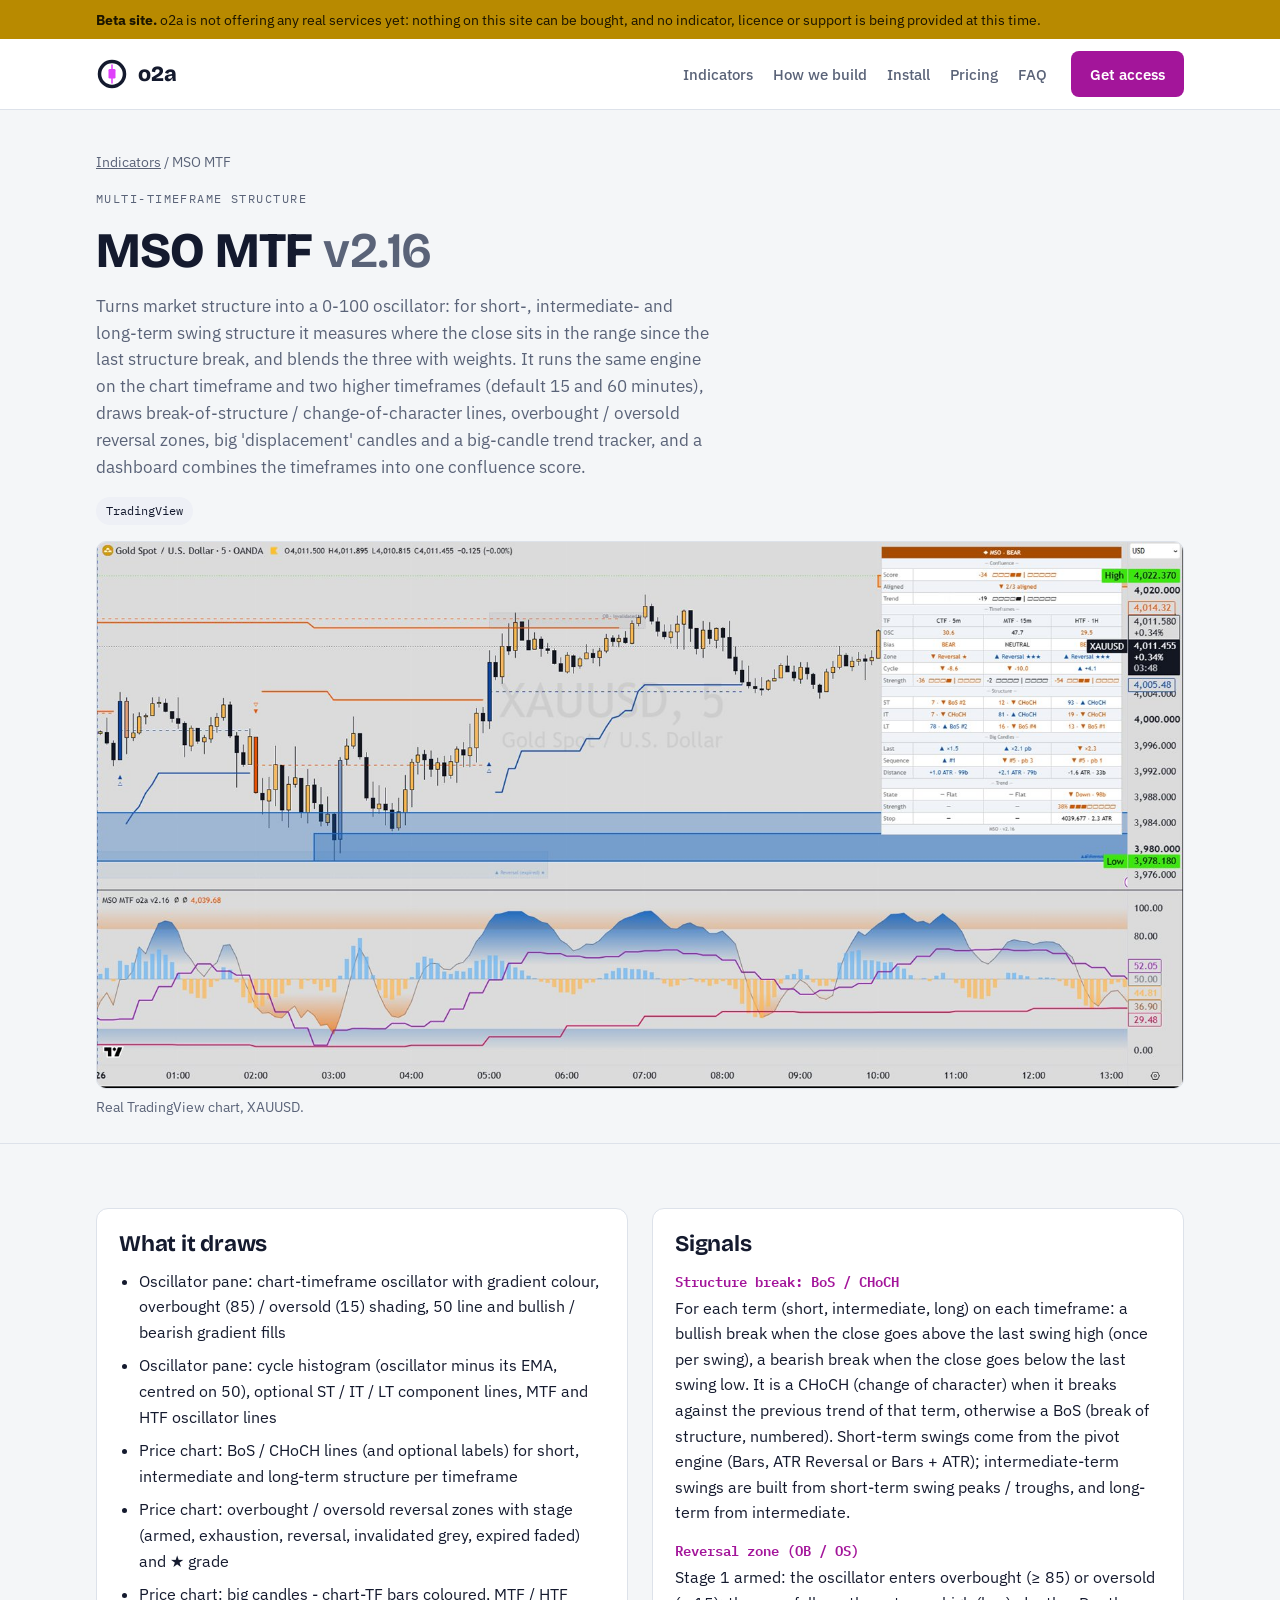
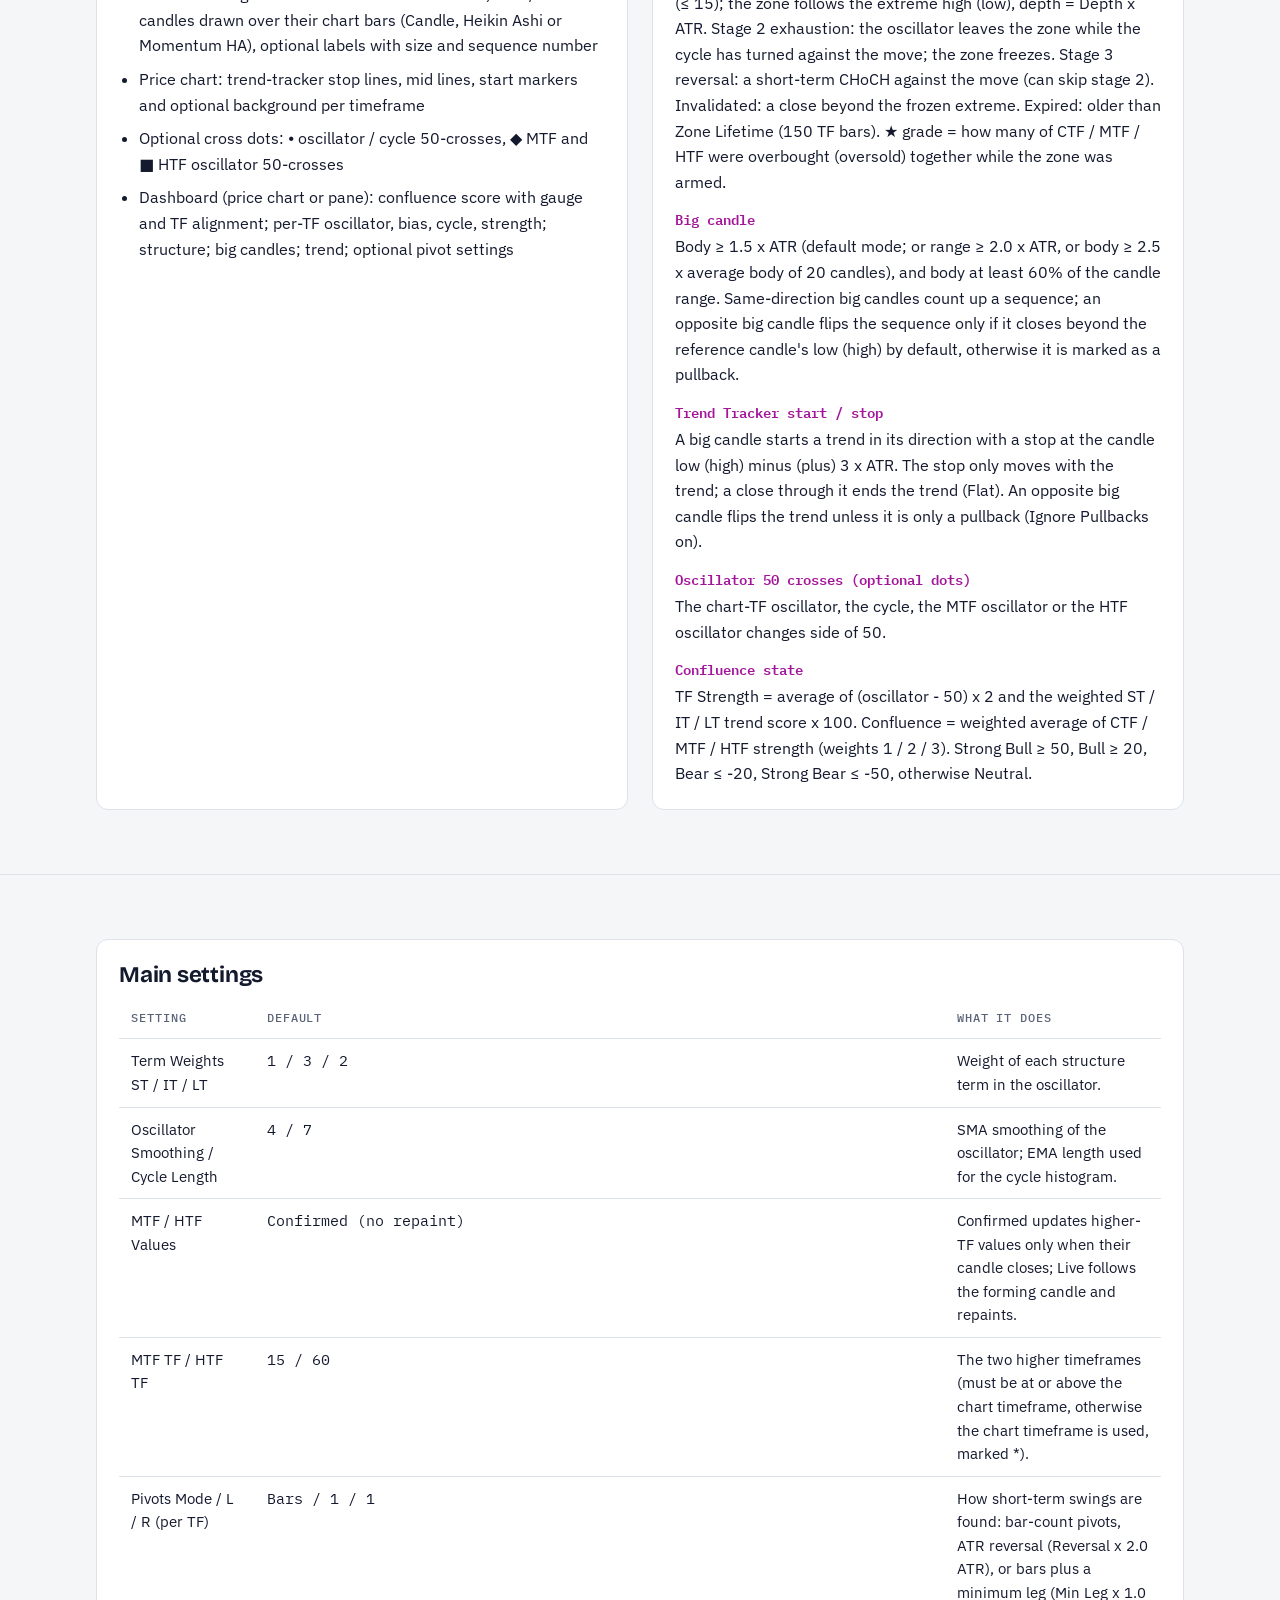
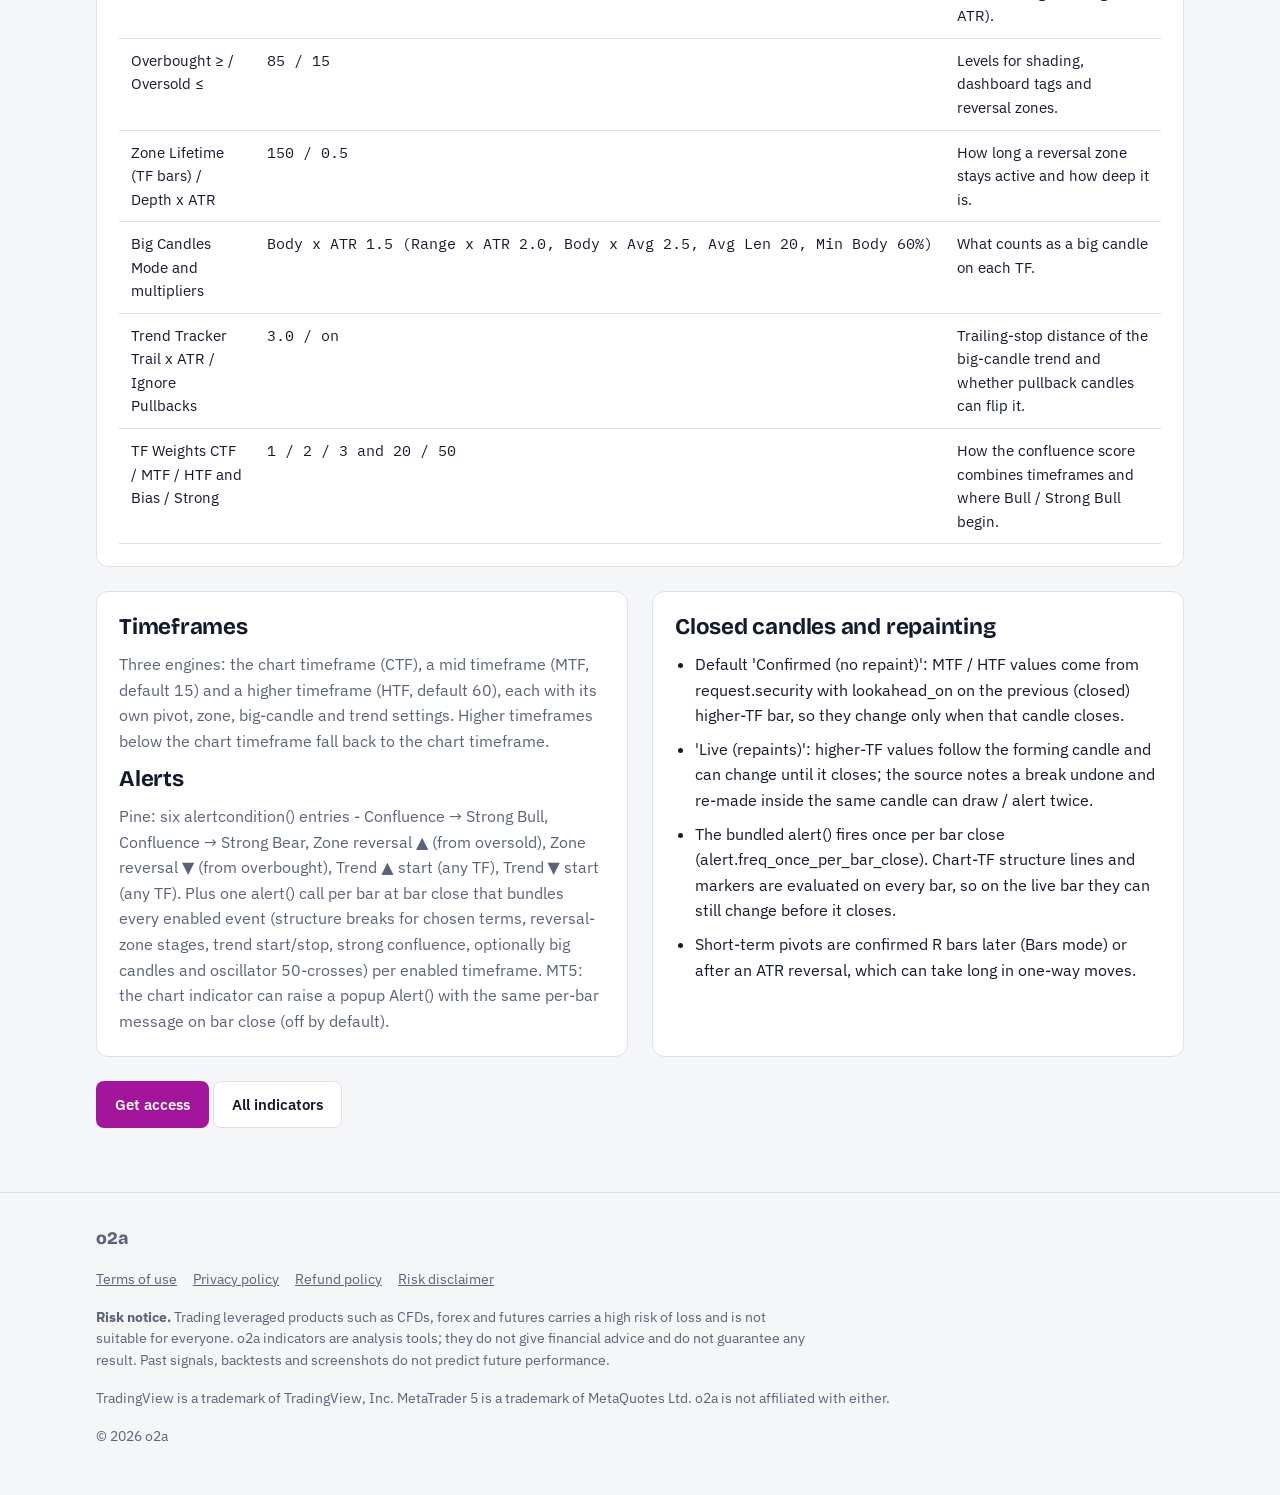
<file: indicators/mso-mtf.html>
<!doctype html>
<html lang="en">
<head>
<meta charset="utf-8">
<meta name="viewport" content="width=device-width, initial-scale=1, viewport-fit=cover">
<title>MSO MTF · o2a</title>
<meta name="description" content="A market-structure oscillator on three timeframes, with structure breaks, reversal zones, big candles, trend tracking and a confluence dashboard.">
<link rel="preconnect" href="https://fonts.googleapis.com">
<link rel="preconnect" href="https://fonts.gstatic.com" crossorigin>
<link rel="stylesheet" href="https://fonts.googleapis.com/css2?family=Bricolage+Grotesque:opsz,wght@12..96,500;12..96,700;12..96,800&family=IBM+Plex+Sans:wght@400;500;600&family=IBM+Plex+Mono:wght@400;500&display=swap">
<link rel="stylesheet" href="../style.css">
<link rel="icon" href="../favicon.svg" type="image/svg+xml">
<link rel="icon" href="../favicon-32.png" sizes="32x32" type="image/png">
<link rel="apple-touch-icon" href="../apple-touch-icon.png">
<meta property="og:site_name" content="o2a">
<meta property="og:title" content="MSO MTF · o2a">
<meta property="og:description" content="A market-structure oscillator on three timeframes, with structure breaks, reversal zones, big candles, trend tracking and a confluence dashboard.">
<meta property="og:image" content="https://o2a-group.com/og-image.png">
<meta property="og:type" content="website">
<meta name="twitter:card" content="summary_large_image">
<meta name="theme-color" content="#141a2e">
</head>
<body>
<div class="beta" role="note"><div class="wrap"><b>Beta site.</b> o2a is not offering any real services yet: nothing on this site can be bought, and no indicator, licence or support is being provided at this time.</div></div>
<header class="top">
  <div class="wrap">
    <a class="logo" href="../index.html" aria-label="o2a home">
      <svg width="32" height="32" viewBox="0 0 64 64" aria-hidden="true"><circle cx="32" cy="32" r="25" fill="none" stroke="var(--ink)" stroke-width="7"/><path d="M32 14 V50" stroke="#e040fb" stroke-width="3" stroke-linecap="round"/><rect x="25" y="22" width="14" height="19" rx="2.5" fill="#e040fb"/></svg>
      o2a
    </a>
    <nav class="links" aria-label="Sections">
      <a href="../index.html#indicators">Indicators</a>
      <a href="../index.html#method">How we build</a>
      <a href="../index.html#install">Install</a>
      <a href="../index.html#pricing">Pricing</a>
      <a href="../index.html#faq">FAQ</a>
    </nav>
    <a class="btn primary" href="../index.html#contact">Get access</a>
  </div>
</header>
<main id="top">

  <section class="wrap ind-hero">
    <p class="crumb"><a href="../index.html#indicators">Indicators</a> / MSO MTF</p>
    <span class="eyebrow">Multi-timeframe structure</span>
    <h1>MSO MTF <span style="color:var(--muted);font-weight:600">v2.16</span></h1>
    <p class="lede">Turns market structure into a 0-100 oscillator: for short-, intermediate- and long-term swing structure it measures where the close sits in the range since the last structure break, and blends the three with weights. It runs the same engine on the chart timeframe and two higher timeframes (default 15 and 60 minutes), draws break-of-structure / change-of-character lines, overbought / oversold reversal zones, big 'displacement' candles and a big-candle trend tracker, and a dashboard combines the timeframes into one confluence score.</p>
    <div class="platforms"><span class="pill">TradingView</span></div>
    <figure class="shot"><img src="../img/mso.jpg" alt="MSO MTF on a TradingView chart (XAUUSD)" loading="eager"><figcaption>Real TradingView chart, XAUUSD.</figcaption></figure>
  </section>
  <section class="band"><div class="wrap cols">
    <div class="block"><h2 style="font-size:1.4rem">What it draws</h2><ul><li>Oscillator pane: chart-timeframe oscillator with gradient colour, overbought (85) / oversold (15) shading, 50 line and bullish / bearish gradient fills</li><li>Oscillator pane: cycle histogram (oscillator minus its EMA, centred on 50), optional ST / IT / LT component lines, MTF and HTF oscillator lines</li><li>Price chart: BoS / CHoCH lines (and optional labels) for short, intermediate and long-term structure per timeframe</li><li>Price chart: overbought / oversold reversal zones with stage (armed, exhaustion, reversal, invalidated grey, expired faded) and ★ grade</li><li>Price chart: big candles - chart-TF bars coloured, MTF / HTF candles drawn over their chart bars (Candle, Heikin Ashi or Momentum HA), optional labels with size and sequence number</li><li>Price chart: trend-tracker stop lines, mid lines, start markers and optional background per timeframe</li><li>Optional cross dots: ⦁ oscillator / cycle 50-crosses, ◆ MTF and ■ HTF oscillator 50-crosses</li><li>Dashboard (price chart or pane): confluence score with gauge and TF alignment; per-TF oscillator, bias, cycle, strength; structure; big candles; trend; optional pivot settings</li></ul></div>
    <div class="block"><h2 style="font-size:1.4rem">Signals</h2><dl class="sig"><div><dt>Structure break: BoS / CHoCH</dt><dd>For each term (short, intermediate, long) on each timeframe: a bullish break when the close goes above the last swing high (once per swing), a bearish break when the close goes below the last swing low. It is a CHoCH (change of character) when it breaks against the previous trend of that term, otherwise a BoS (break of structure, numbered). Short-term swings come from the pivot engine (Bars, ATR Reversal or Bars + ATR); intermediate-term swings are built from short-term swing peaks / troughs, and long-term from intermediate.</dd></div><div><dt>Reversal zone (OB / OS)</dt><dd>Stage 1 armed: the oscillator enters overbought (≥ 85) or oversold (≤ 15); the zone follows the extreme high (low), depth = Depth x ATR. Stage 2 exhaustion: the oscillator leaves the zone while the cycle has turned against the move; the zone freezes. Stage 3 reversal: a short-term CHoCH against the move (can skip stage 2). Invalidated: a close beyond the frozen extreme. Expired: older than Zone Lifetime (150 TF bars). ★ grade = how many of CTF / MTF / HTF were overbought (oversold) together while the zone was armed.</dd></div><div><dt>Big candle</dt><dd>Body ≥ 1.5 x ATR (default mode; or range ≥ 2.0 x ATR, or body ≥ 2.5 x average body of 20 candles), and body at least 60% of the candle range. Same-direction big candles count up a sequence; an opposite big candle flips the sequence only if it closes beyond the reference candle's low (high) by default, otherwise it is marked as a pullback.</dd></div><div><dt>Trend Tracker start / stop</dt><dd>A big candle starts a trend in its direction with a stop at the candle low (high) minus (plus) 3 x ATR. The stop only moves with the trend; a close through it ends the trend (Flat). An opposite big candle flips the trend unless it is only a pullback (Ignore Pullbacks on).</dd></div><div><dt>Oscillator 50 crosses (optional dots)</dt><dd>The chart-TF oscillator, the cycle, the MTF oscillator or the HTF oscillator changes side of 50.</dd></div><div><dt>Confluence state</dt><dd>TF Strength = average of (oscillator - 50) x 2 and the weighted ST / IT / LT trend score x 100. Confluence = weighted average of CTF / MTF / HTF strength (weights 1 / 2 / 3). Strong Bull ≥ 50, Bull ≥ 20, Bear ≤ -20, Strong Bear ≤ -50, otherwise Neutral.</dd></div></dl></div>
  </div></section>
  <section class="band"><div class="wrap" style="display:grid;gap:24px">
    <div class="block"><h2 style="font-size:1.4rem">Main settings</h2><div class="tbl"><table><thead><tr><th>Setting</th><th>Default</th><th>What it does</th></tr></thead><tbody><tr><td>Term Weights ST / IT / LT</td><td>1 / 3 / 2</td><td>Weight of each structure term in the oscillator.</td></tr><tr><td>Oscillator Smoothing / Cycle Length</td><td>4 / 7</td><td>SMA smoothing of the oscillator; EMA length used for the cycle histogram.</td></tr><tr><td>MTF / HTF Values</td><td>Confirmed (no repaint)</td><td>Confirmed updates higher-TF values only when their candle closes; Live follows the forming candle and repaints.</td></tr><tr><td>MTF TF / HTF TF</td><td>15 / 60</td><td>The two higher timeframes (must be at or above the chart timeframe, otherwise the chart timeframe is used, marked *).</td></tr><tr><td>Pivots Mode / L / R (per TF)</td><td>Bars / 1 / 1</td><td>How short-term swings are found: bar-count pivots, ATR reversal (Reversal x 2.0 ATR), or bars plus a minimum leg (Min Leg x 1.0 ATR).</td></tr><tr><td>Overbought ≥ / Oversold ≤</td><td>85 / 15</td><td>Levels for shading, dashboard tags and reversal zones.</td></tr><tr><td>Zone Lifetime (TF bars) / Depth x ATR</td><td>150 / 0.5</td><td>How long a reversal zone stays active and how deep it is.</td></tr><tr><td>Big Candles Mode and multipliers</td><td>Body x ATR 1.5 (Range x ATR 2.0, Body x Avg 2.5, Avg Len 20, Min Body 60%)</td><td>What counts as a big candle on each TF.</td></tr><tr><td>Trend Tracker Trail x ATR / Ignore Pullbacks</td><td>3.0 / on</td><td>Trailing-stop distance of the big-candle trend and whether pullback candles can flip it.</td></tr><tr><td>TF Weights CTF / MTF / HTF and Bias / Strong</td><td>1 / 2 / 3 and 20 / 50</td><td>How the confluence score combines timeframes and where Bull / Strong Bull begin.</td></tr></tbody></table></div></div>
    <div class="cols">
      <div class="block"><h2 style="font-size:1.4rem">Timeframes</h2><p>Three engines: the chart timeframe (CTF), a mid timeframe (MTF, default 15) and a higher timeframe (HTF, default 60), each with its own pivot, zone, big-candle and trend settings. Higher timeframes below the chart timeframe fall back to the chart timeframe.</p><h2 style="font-size:1.4rem">Alerts</h2><p>Pine: six alertcondition() entries - Confluence → Strong Bull, Confluence → Strong Bear, Zone reversal ▲ (from oversold), Zone reversal ▼ (from overbought), Trend ▲ start (any TF), Trend ▼ start (any TF). Plus one alert() call per bar at bar close that bundles every enabled event (structure breaks for chosen terms, reversal-zone stages, trend start/stop, strong confluence, optionally big candles and oscillator 50-crosses) per enabled timeframe. MT5: the chart indicator can raise a popup Alert() with the same per-bar message on bar close (off by default).</p></div>
      <div class="block"><h2 style="font-size:1.4rem">Closed candles and repainting</h2><ul><li>Default 'Confirmed (no repaint)': MTF / HTF values come from request.security with lookahead_on on the previous (closed) higher-TF bar, so they change only when that candle closes.</li><li>'Live (repaints)': higher-TF values follow the forming candle and can change until it closes; the source notes a break undone and re-made inside the same candle can draw / alert twice.</li><li>The bundled alert() fires once per bar close (alert.freq_once_per_bar_close). Chart-TF structure lines and markers are evaluated on every bar, so on the live bar they can still change before it closes.</li><li>Short-term pivots are confirmed R bars later (Bars mode) or after an ATR reversal, which can take long in one-way moves.</li></ul></div>
    </div>
    
    <div><a class="btn primary" href="../index.html#contact">Get access</a> <a class="btn ghost" href="../index.html#indicators">All indicators</a></div>
  </div></section>
</main>
<footer>
  <div class="wrap">
    <div class="logo" style="font-size:1.1rem">o2a</div>
    <nav aria-label="Legal">
      <a href="../legal/terms.html">Terms of use</a>
      <a href="../legal/privacy.html">Privacy policy</a>
      <a href="../legal/refunds.html">Refund policy</a>
      <a href="../legal/risk.html">Risk disclaimer</a>
    </nav>
    <p class="risk"><b>Risk notice.</b> Trading leveraged products such as CFDs, forex and futures carries a high risk of loss and is not suitable for everyone. o2a indicators are analysis tools; they do not give financial advice and do not guarantee any result. Past signals, backtests and screenshots do not predict future performance.</p>
    <p>TradingView is a trademark of TradingView, Inc. MetaTrader 5 is a trademark of MetaQuotes Ltd. o2a is not affiliated with either.</p>
    <p>© <span class="yr">2026</span> o2a</p>
  </div>
</footer>
<script>document.querySelectorAll(".yr").forEach(function (e) { e.textContent = String(new Date().getFullYear()); });</script>
</body>
</html>
</file>
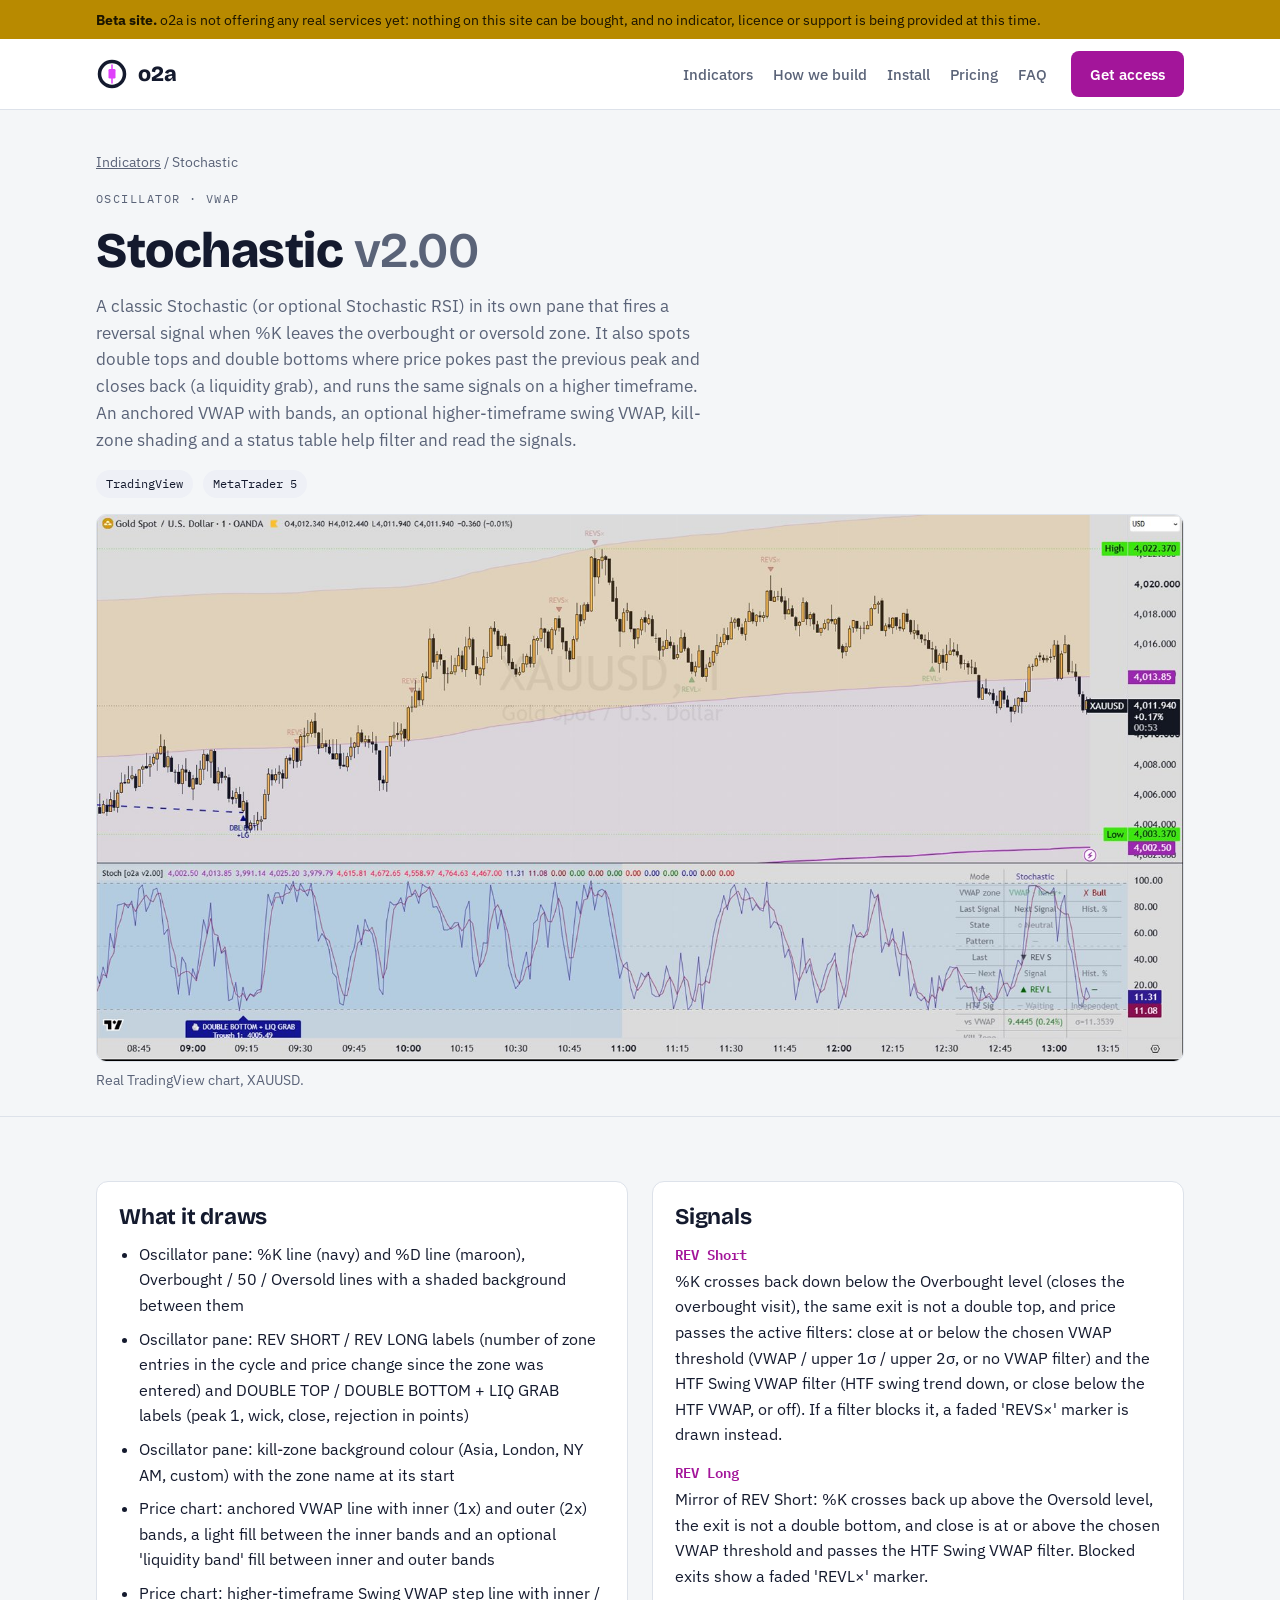
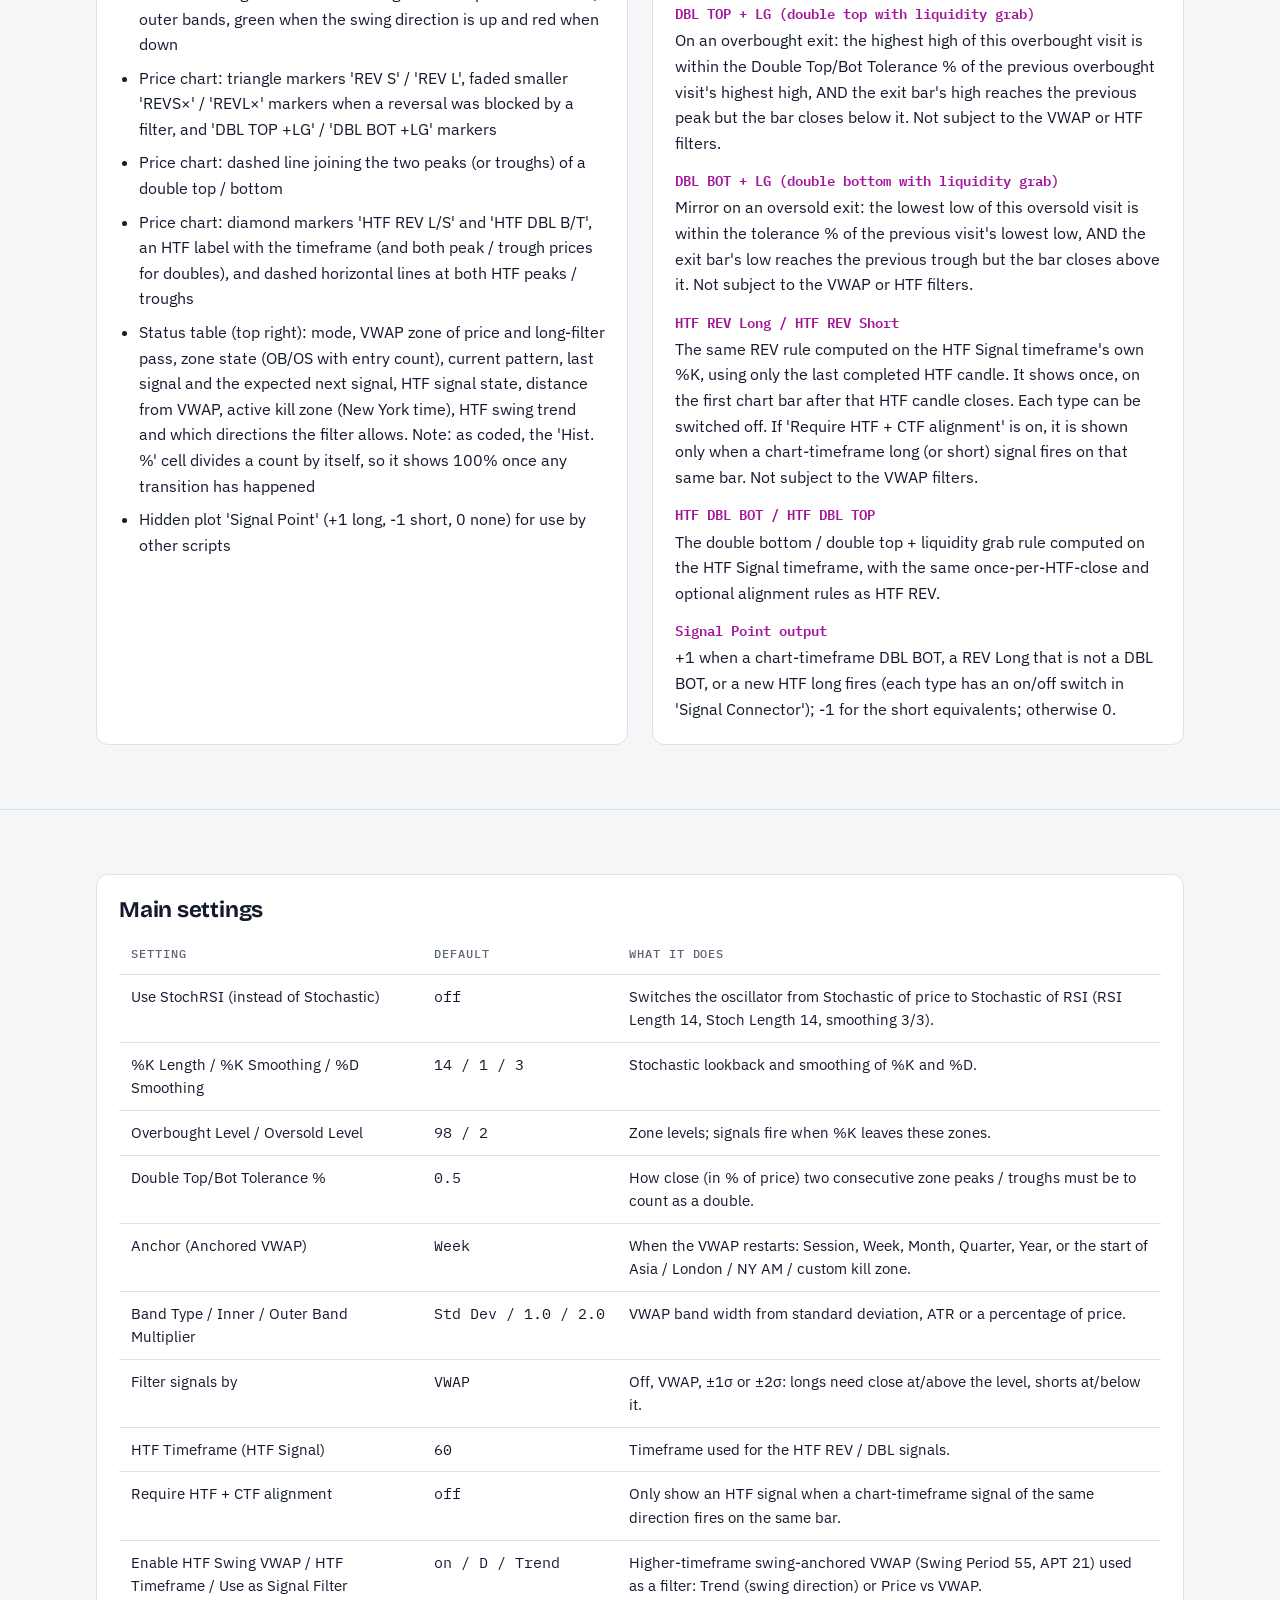
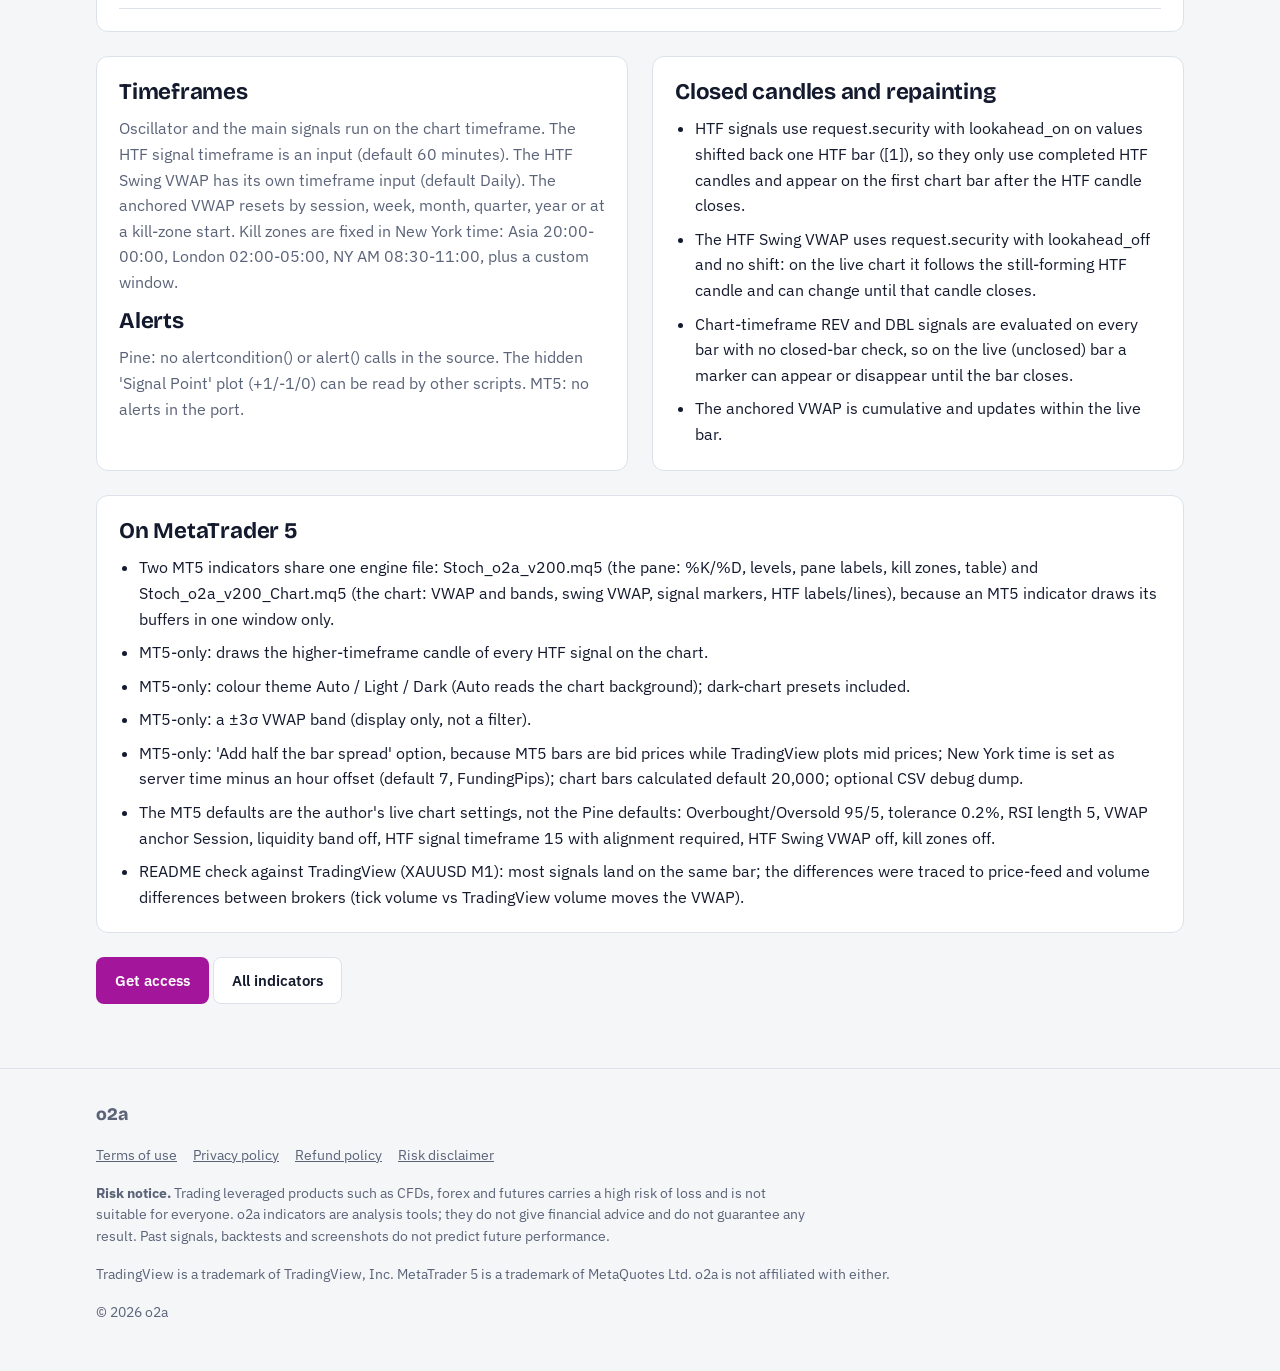
<file: indicators/stochastic.html>
<!doctype html>
<html lang="en">
<head>
<meta charset="utf-8">
<meta name="viewport" content="width=device-width, initial-scale=1, viewport-fit=cover">
<title>Stochastic · o2a</title>
<meta name="description" content="A Stochastic that marks overbought/oversold exits, double tops/bottoms with liquidity grabs, and higher-timeframe signals.">
<link rel="preconnect" href="https://fonts.googleapis.com">
<link rel="preconnect" href="https://fonts.gstatic.com" crossorigin>
<link rel="stylesheet" href="https://fonts.googleapis.com/css2?family=Bricolage+Grotesque:opsz,wght@12..96,500;12..96,700;12..96,800&family=IBM+Plex+Sans:wght@400;500;600&family=IBM+Plex+Mono:wght@400;500&display=swap">
<link rel="stylesheet" href="../style.css">
<link rel="icon" href="../favicon.svg" type="image/svg+xml">
<link rel="icon" href="../favicon-32.png" sizes="32x32" type="image/png">
<link rel="apple-touch-icon" href="../apple-touch-icon.png">
<meta property="og:site_name" content="o2a">
<meta property="og:title" content="Stochastic · o2a">
<meta property="og:description" content="A Stochastic that marks overbought/oversold exits, double tops/bottoms with liquidity grabs, and higher-timeframe signals.">
<meta property="og:image" content="https://o2a-group.com/og-image.png">
<meta property="og:type" content="website">
<meta name="twitter:card" content="summary_large_image">
<meta name="theme-color" content="#141a2e">
</head>
<body>
<div class="beta" role="note"><div class="wrap"><b>Beta site.</b> o2a is not offering any real services yet: nothing on this site can be bought, and no indicator, licence or support is being provided at this time.</div></div>
<header class="top">
  <div class="wrap">
    <a class="logo" href="../index.html" aria-label="o2a home">
      <svg width="32" height="32" viewBox="0 0 64 64" aria-hidden="true"><circle cx="32" cy="32" r="25" fill="none" stroke="var(--ink)" stroke-width="7"/><path d="M32 14 V50" stroke="#e040fb" stroke-width="3" stroke-linecap="round"/><rect x="25" y="22" width="14" height="19" rx="2.5" fill="#e040fb"/></svg>
      o2a
    </a>
    <nav class="links" aria-label="Sections">
      <a href="../index.html#indicators">Indicators</a>
      <a href="../index.html#method">How we build</a>
      <a href="../index.html#install">Install</a>
      <a href="../index.html#pricing">Pricing</a>
      <a href="../index.html#faq">FAQ</a>
    </nav>
    <a class="btn primary" href="../index.html#contact">Get access</a>
  </div>
</header>
<main id="top">

  <section class="wrap ind-hero">
    <p class="crumb"><a href="../index.html#indicators">Indicators</a> / Stochastic</p>
    <span class="eyebrow">Oscillator · VWAP</span>
    <h1>Stochastic <span style="color:var(--muted);font-weight:600">v2.00</span></h1>
    <p class="lede">A classic Stochastic (or optional Stochastic RSI) in its own pane that fires a reversal signal when %K leaves the overbought or oversold zone. It also spots double tops and double bottoms where price pokes past the previous peak and closes back (a liquidity grab), and runs the same signals on a higher timeframe. An anchored VWAP with bands, an optional higher-timeframe swing VWAP, kill-zone shading and a status table help filter and read the signals.</p>
    <div class="platforms"><span class="pill">TradingView</span><span class="pill">MetaTrader 5</span></div>
    <figure class="shot"><img src="../img/stochastic.jpg" alt="Stochastic on a TradingView chart (XAUUSD)" loading="eager"><figcaption>Real TradingView chart, XAUUSD.</figcaption></figure>
  </section>
  <section class="band"><div class="wrap cols">
    <div class="block"><h2 style="font-size:1.4rem">What it draws</h2><ul><li>Oscillator pane: %K line (navy) and %D line (maroon), Overbought / 50 / Oversold lines with a shaded background between them</li><li>Oscillator pane: REV SHORT / REV LONG labels (number of zone entries in the cycle and price change since the zone was entered) and DOUBLE TOP / DOUBLE BOTTOM + LIQ GRAB labels (peak 1, wick, close, rejection in points)</li><li>Oscillator pane: kill-zone background colour (Asia, London, NY AM, custom) with the zone name at its start</li><li>Price chart: anchored VWAP line with inner (1x) and outer (2x) bands, a light fill between the inner bands and an optional 'liquidity band' fill between inner and outer bands</li><li>Price chart: higher-timeframe Swing VWAP step line with inner / outer bands, green when the swing direction is up and red when down</li><li>Price chart: triangle markers 'REV S' / 'REV L', faded smaller 'REVS×' / 'REVL×' markers when a reversal was blocked by a filter, and 'DBL TOP +LG' / 'DBL BOT +LG' markers</li><li>Price chart: dashed line joining the two peaks (or troughs) of a double top / bottom</li><li>Price chart: diamond markers 'HTF REV L/S' and 'HTF DBL B/T', an HTF label with the timeframe (and both peak / trough prices for doubles), and dashed horizontal lines at both HTF peaks / troughs</li><li>Status table (top right): mode, VWAP zone of price and long-filter pass, zone state (OB/OS with entry count), current pattern, last signal and the expected next signal, HTF signal state, distance from VWAP, active kill zone (New York time), HTF swing trend and which directions the filter allows. Note: as coded, the 'Hist. %' cell divides a count by itself, so it shows 100% once any transition has happened</li><li>Hidden plot 'Signal Point' (+1 long, -1 short, 0 none) for use by other scripts</li></ul></div>
    <div class="block"><h2 style="font-size:1.4rem">Signals</h2><dl class="sig"><div><dt>REV Short</dt><dd>%K crosses back down below the Overbought level (closes the overbought visit), the same exit is not a double top, and price passes the active filters: close at or below the chosen VWAP threshold (VWAP / upper 1σ / upper 2σ, or no VWAP filter) and the HTF Swing VWAP filter (HTF swing trend down, or close below the HTF VWAP, or off). If a filter blocks it, a faded 'REVS×' marker is drawn instead.</dd></div><div><dt>REV Long</dt><dd>Mirror of REV Short: %K crosses back up above the Oversold level, the exit is not a double bottom, and close is at or above the chosen VWAP threshold and passes the HTF Swing VWAP filter. Blocked exits show a faded 'REVL×' marker.</dd></div><div><dt>DBL TOP + LG (double top with liquidity grab)</dt><dd>On an overbought exit: the highest high of this overbought visit is within the Double Top/Bot Tolerance % of the previous overbought visit's highest high, AND the exit bar's high reaches the previous peak but the bar closes below it. Not subject to the VWAP or HTF filters.</dd></div><div><dt>DBL BOT + LG (double bottom with liquidity grab)</dt><dd>Mirror on an oversold exit: the lowest low of this oversold visit is within the tolerance % of the previous visit's lowest low, AND the exit bar's low reaches the previous trough but the bar closes above it. Not subject to the VWAP or HTF filters.</dd></div><div><dt>HTF REV Long / HTF REV Short</dt><dd>The same REV rule computed on the HTF Signal timeframe's own %K, using only the last completed HTF candle. It shows once, on the first chart bar after that HTF candle closes. Each type can be switched off. If 'Require HTF + CTF alignment' is on, it is shown only when a chart-timeframe long (or short) signal fires on that same bar. Not subject to the VWAP filters.</dd></div><div><dt>HTF DBL BOT / HTF DBL TOP</dt><dd>The double bottom / double top + liquidity grab rule computed on the HTF Signal timeframe, with the same once-per-HTF-close and optional alignment rules as HTF REV.</dd></div><div><dt>Signal Point output</dt><dd>+1 when a chart-timeframe DBL BOT, a REV Long that is not a DBL BOT, or a new HTF long fires (each type has an on/off switch in 'Signal Connector'); -1 for the short equivalents; otherwise 0.</dd></div></dl></div>
  </div></section>
  <section class="band"><div class="wrap" style="display:grid;gap:24px">
    <div class="block"><h2 style="font-size:1.4rem">Main settings</h2><div class="tbl"><table><thead><tr><th>Setting</th><th>Default</th><th>What it does</th></tr></thead><tbody><tr><td>Use StochRSI (instead of Stochastic)</td><td>off</td><td>Switches the oscillator from Stochastic of price to Stochastic of RSI (RSI Length 14, Stoch Length 14, smoothing 3/3).</td></tr><tr><td>%K Length / %K Smoothing / %D Smoothing</td><td>14 / 1 / 3</td><td>Stochastic lookback and smoothing of %K and %D.</td></tr><tr><td>Overbought Level / Oversold Level</td><td>98 / 2</td><td>Zone levels; signals fire when %K leaves these zones.</td></tr><tr><td>Double Top/Bot Tolerance %</td><td>0.5</td><td>How close (in % of price) two consecutive zone peaks / troughs must be to count as a double.</td></tr><tr><td>Anchor (Anchored VWAP)</td><td>Week</td><td>When the VWAP restarts: Session, Week, Month, Quarter, Year, or the start of Asia / London / NY AM / custom kill zone.</td></tr><tr><td>Band Type / Inner / Outer Band Multiplier</td><td>Std Dev / 1.0 / 2.0</td><td>VWAP band width from standard deviation, ATR or a percentage of price.</td></tr><tr><td>Filter signals by</td><td>VWAP</td><td>Off, VWAP, ±1σ or ±2σ: longs need close at/above the level, shorts at/below it.</td></tr><tr><td>HTF Timeframe (HTF Signal)</td><td>60</td><td>Timeframe used for the HTF REV / DBL signals.</td></tr><tr><td>Require HTF + CTF alignment</td><td>off</td><td>Only show an HTF signal when a chart-timeframe signal of the same direction fires on the same bar.</td></tr><tr><td>Enable HTF Swing VWAP / HTF Timeframe / Use as Signal Filter</td><td>on / D / Trend</td><td>Higher-timeframe swing-anchored VWAP (Swing Period 55, APT 21) used as a filter: Trend (swing direction) or Price vs VWAP.</td></tr></tbody></table></div></div>
    <div class="cols">
      <div class="block"><h2 style="font-size:1.4rem">Timeframes</h2><p>Oscillator and the main signals run on the chart timeframe. The HTF signal timeframe is an input (default 60 minutes). The HTF Swing VWAP has its own timeframe input (default Daily). The anchored VWAP resets by session, week, month, quarter, year or at a kill-zone start. Kill zones are fixed in New York time: Asia 20:00-00:00, London 02:00-05:00, NY AM 08:30-11:00, plus a custom window.</p><h2 style="font-size:1.4rem">Alerts</h2><p>Pine: no alertcondition() or alert() calls in the source. The hidden 'Signal Point' plot (+1/-1/0) can be read by other scripts. MT5: no alerts in the port.</p></div>
      <div class="block"><h2 style="font-size:1.4rem">Closed candles and repainting</h2><ul><li>HTF signals use request.security with lookahead_on on values shifted back one HTF bar ([1]), so they only use completed HTF candles and appear on the first chart bar after the HTF candle closes.</li><li>The HTF Swing VWAP uses request.security with lookahead_off and no shift: on the live chart it follows the still-forming HTF candle and can change until that candle closes.</li><li>Chart-timeframe REV and DBL signals are evaluated on every bar with no closed-bar check, so on the live (unclosed) bar a marker can appear or disappear until the bar closes.</li><li>The anchored VWAP is cumulative and updates within the live bar.</li></ul></div>
    </div>
    <div class="block"><h2 style="font-size:1.4rem">On MetaTrader 5</h2><ul><li>Two MT5 indicators share one engine file: Stoch_o2a_v200.mq5 (the pane: %K/%D, levels, pane labels, kill zones, table) and Stoch_o2a_v200_Chart.mq5 (the chart: VWAP and bands, swing VWAP, signal markers, HTF labels/lines), because an MT5 indicator draws its buffers in one window only.</li><li>MT5-only: draws the higher-timeframe candle of every HTF signal on the chart.</li><li>MT5-only: colour theme Auto / Light / Dark (Auto reads the chart background); dark-chart presets included.</li><li>MT5-only: a ±3σ VWAP band (display only, not a filter).</li><li>MT5-only: 'Add half the bar spread' option, because MT5 bars are bid prices while TradingView plots mid prices; New York time is set as server time minus an hour offset (default 7, FundingPips); chart bars calculated default 20,000; optional CSV debug dump.</li><li>The MT5 defaults are the author's live chart settings, not the Pine defaults: Overbought/Oversold 95/5, tolerance 0.2%, RSI length 5, VWAP anchor Session, liquidity band off, HTF signal timeframe 15 with alignment required, HTF Swing VWAP off, kill zones off.</li><li>README check against TradingView (XAUUSD M1): most signals land on the same bar; the differences were traced to price-feed and volume differences between brokers (tick volume vs TradingView volume moves the VWAP).</li></ul></div>
    <div><a class="btn primary" href="../index.html#contact">Get access</a> <a class="btn ghost" href="../index.html#indicators">All indicators</a></div>
  </div></section>
</main>
<footer>
  <div class="wrap">
    <div class="logo" style="font-size:1.1rem">o2a</div>
    <nav aria-label="Legal">
      <a href="../legal/terms.html">Terms of use</a>
      <a href="../legal/privacy.html">Privacy policy</a>
      <a href="../legal/refunds.html">Refund policy</a>
      <a href="../legal/risk.html">Risk disclaimer</a>
    </nav>
    <p class="risk"><b>Risk notice.</b> Trading leveraged products such as CFDs, forex and futures carries a high risk of loss and is not suitable for everyone. o2a indicators are analysis tools; they do not give financial advice and do not guarantee any result. Past signals, backtests and screenshots do not predict future performance.</p>
    <p>TradingView is a trademark of TradingView, Inc. MetaTrader 5 is a trademark of MetaQuotes Ltd. o2a is not affiliated with either.</p>
    <p>© <span class="yr">2026</span> o2a</p>
  </div>
</footer>
<script>document.querySelectorAll(".yr").forEach(function (e) { e.textContent = String(new Date().getFullYear()); });</script>
</body>
</html>
</file>
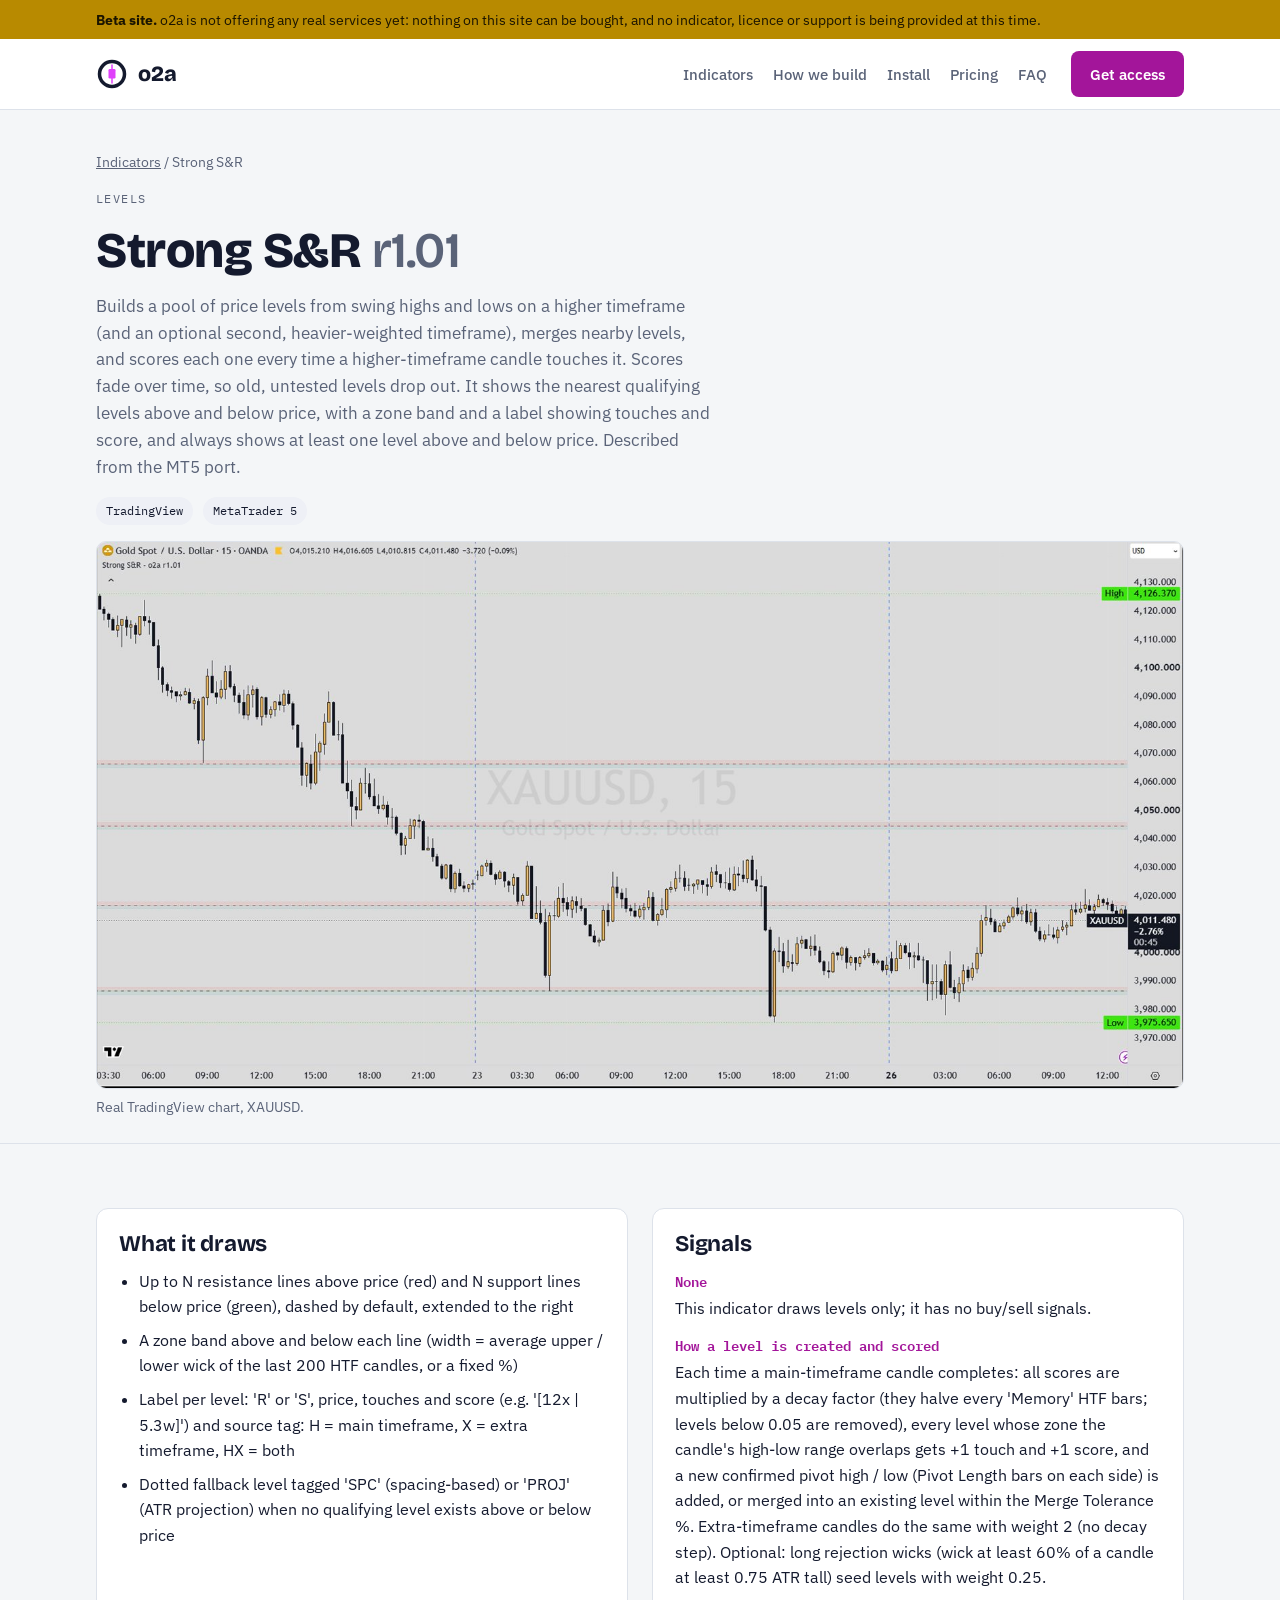
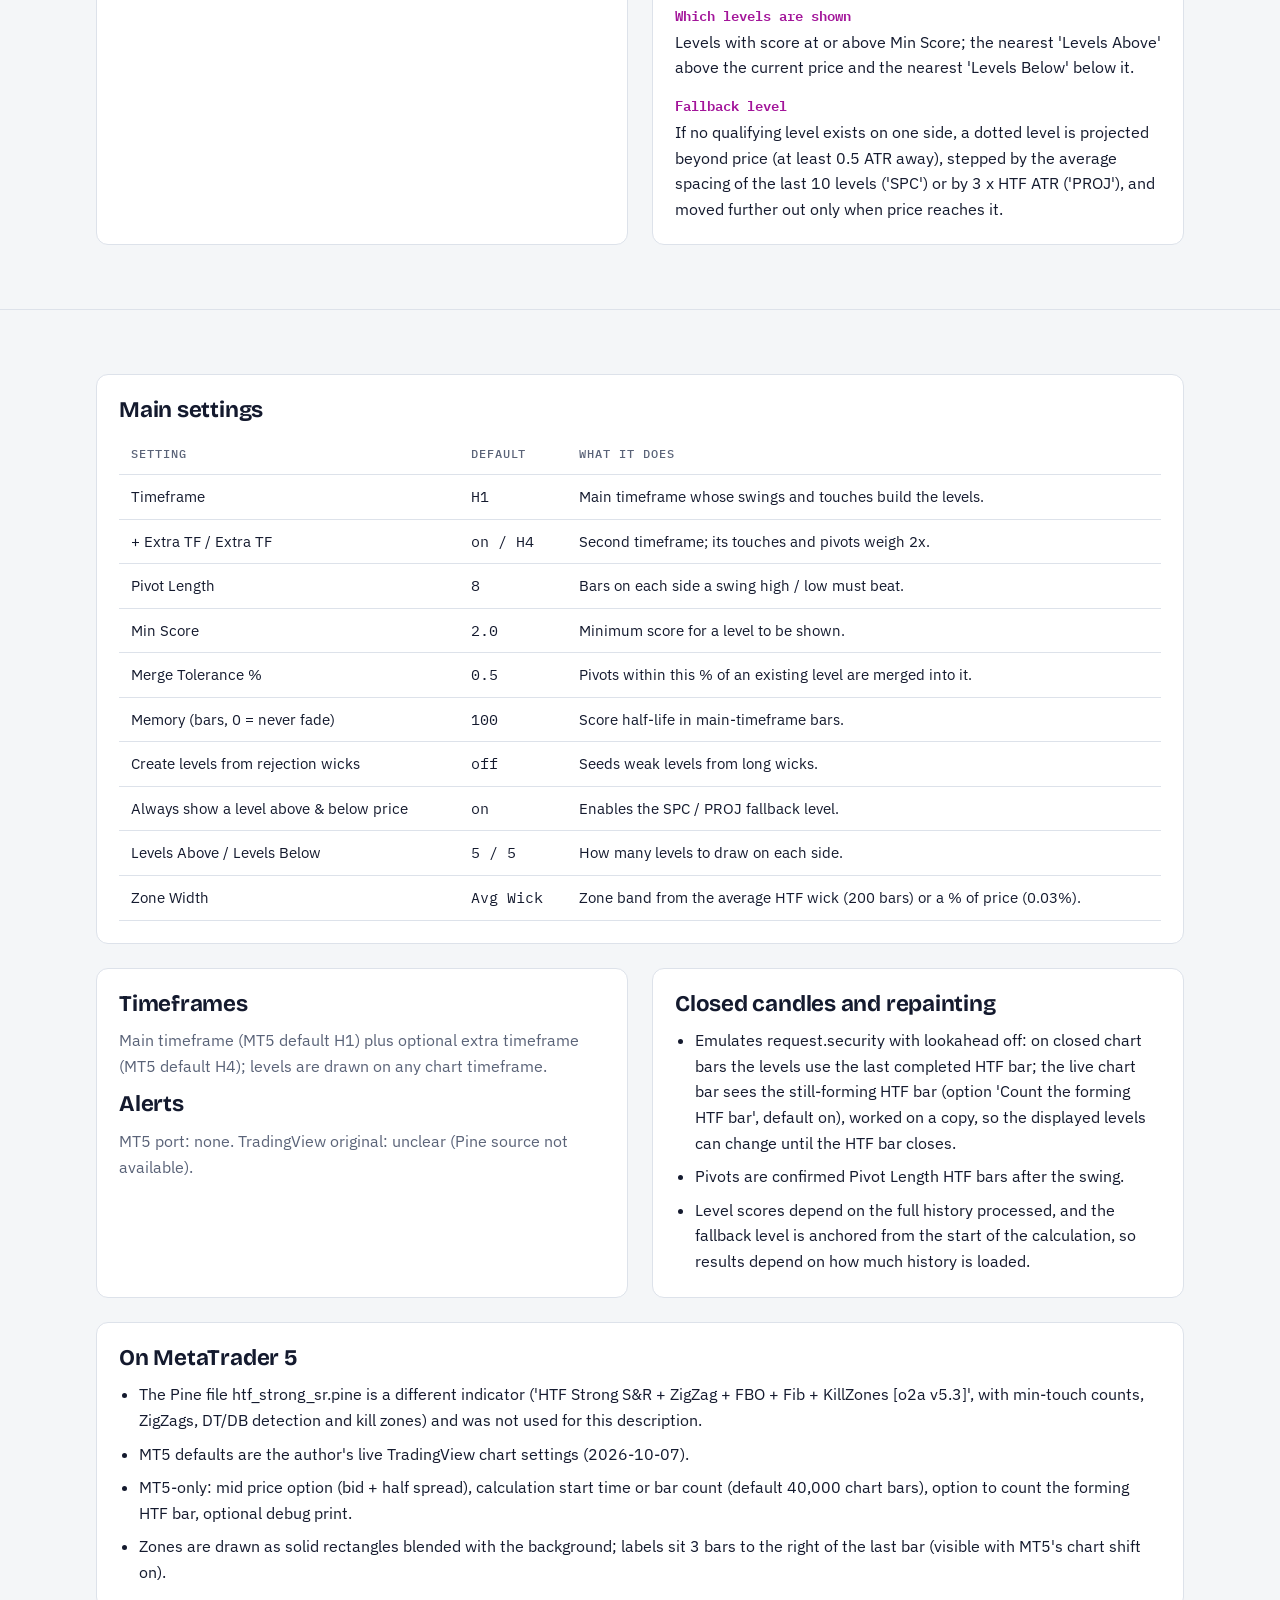
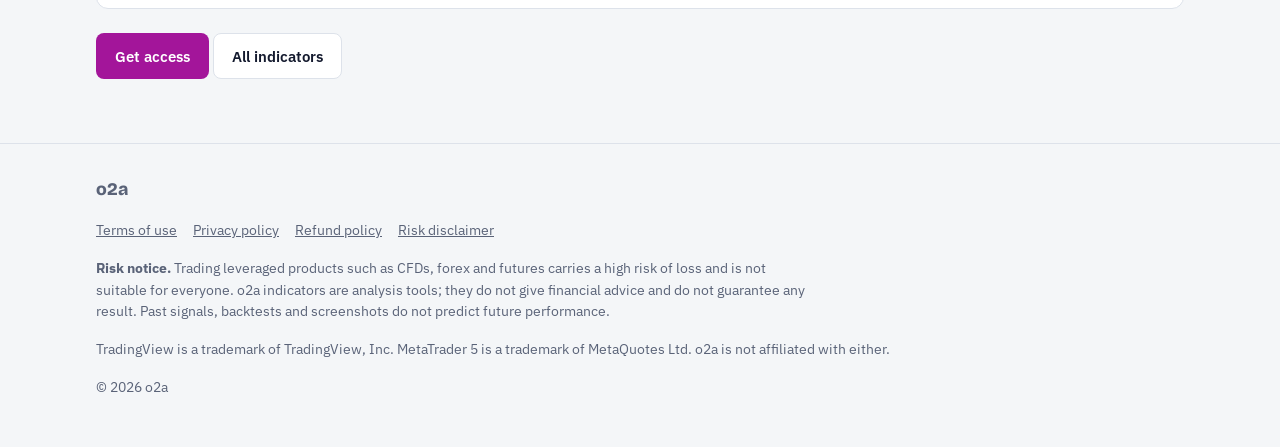
<file: indicators/strong-sr.html>
<!doctype html>
<html lang="en">
<head>
<meta charset="utf-8">
<meta name="viewport" content="width=device-width, initial-scale=1, viewport-fit=cover">
<title>Strong S&amp;R · o2a</title>
<meta name="description" content="Draws the strongest support and resistance levels from higher-timeframe swings, scored by touches and fading with age.">
<link rel="preconnect" href="https://fonts.googleapis.com">
<link rel="preconnect" href="https://fonts.gstatic.com" crossorigin>
<link rel="stylesheet" href="https://fonts.googleapis.com/css2?family=Bricolage+Grotesque:opsz,wght@12..96,500;12..96,700;12..96,800&family=IBM+Plex+Sans:wght@400;500;600&family=IBM+Plex+Mono:wght@400;500&display=swap">
<link rel="stylesheet" href="../style.css">
<link rel="icon" href="../favicon.svg" type="image/svg+xml">
<link rel="icon" href="../favicon-32.png" sizes="32x32" type="image/png">
<link rel="apple-touch-icon" href="../apple-touch-icon.png">
<meta property="og:site_name" content="o2a">
<meta property="og:title" content="Strong S&amp;R · o2a">
<meta property="og:description" content="Draws the strongest support and resistance levels from higher-timeframe swings, scored by touches and fading with age.">
<meta property="og:image" content="https://o2a-group.com/og-image.png">
<meta property="og:type" content="website">
<meta name="twitter:card" content="summary_large_image">
<meta name="theme-color" content="#141a2e">
</head>
<body>
<div class="beta" role="note"><div class="wrap"><b>Beta site.</b> o2a is not offering any real services yet: nothing on this site can be bought, and no indicator, licence or support is being provided at this time.</div></div>
<header class="top">
  <div class="wrap">
    <a class="logo" href="../index.html" aria-label="o2a home">
      <svg width="32" height="32" viewBox="0 0 64 64" aria-hidden="true"><circle cx="32" cy="32" r="25" fill="none" stroke="var(--ink)" stroke-width="7"/><path d="M32 14 V50" stroke="#e040fb" stroke-width="3" stroke-linecap="round"/><rect x="25" y="22" width="14" height="19" rx="2.5" fill="#e040fb"/></svg>
      o2a
    </a>
    <nav class="links" aria-label="Sections">
      <a href="../index.html#indicators">Indicators</a>
      <a href="../index.html#method">How we build</a>
      <a href="../index.html#install">Install</a>
      <a href="../index.html#pricing">Pricing</a>
      <a href="../index.html#faq">FAQ</a>
    </nav>
    <a class="btn primary" href="../index.html#contact">Get access</a>
  </div>
</header>
<main id="top">

  <section class="wrap ind-hero">
    <p class="crumb"><a href="../index.html#indicators">Indicators</a> / Strong S&amp;R</p>
    <span class="eyebrow">Levels</span>
    <h1>Strong S&amp;R <span style="color:var(--muted);font-weight:600">r1.01</span></h1>
    <p class="lede">Builds a pool of price levels from swing highs and lows on a higher timeframe (and an optional second, heavier-weighted timeframe), merges nearby levels, and scores each one every time a higher-timeframe candle touches it. Scores fade over time, so old, untested levels drop out. It shows the nearest qualifying levels above and below price, with a zone band and a label showing touches and score, and always shows at least one level above and below price. Described from the MT5 port.</p>
    <div class="platforms"><span class="pill">TradingView</span><span class="pill">MetaTrader 5</span></div>
    <figure class="shot"><img src="../img/strongsr.jpg" alt="Strong S&amp;R on a TradingView chart (XAUUSD)" loading="eager"><figcaption>Real TradingView chart, XAUUSD.</figcaption></figure>
  </section>
  <section class="band"><div class="wrap cols">
    <div class="block"><h2 style="font-size:1.4rem">What it draws</h2><ul><li>Up to N resistance lines above price (red) and N support lines below price (green), dashed by default, extended to the right</li><li>A zone band above and below each line (width = average upper / lower wick of the last 200 HTF candles, or a fixed %)</li><li>Label per level: 'R' or 'S', price, touches and score (e.g. '[12x | 5.3w]') and source tag: H = main timeframe, X = extra timeframe, HX = both</li><li>Dotted fallback level tagged 'SPC' (spacing-based) or 'PROJ' (ATR projection) when no qualifying level exists above or below price</li></ul></div>
    <div class="block"><h2 style="font-size:1.4rem">Signals</h2><dl class="sig"><div><dt>None</dt><dd>This indicator draws levels only; it has no buy/sell signals.</dd></div><div><dt>How a level is created and scored</dt><dd>Each time a main-timeframe candle completes: all scores are multiplied by a decay factor (they halve every 'Memory' HTF bars; levels below 0.05 are removed), every level whose zone the candle's high-low range overlaps gets +1 touch and +1 score, and a new confirmed pivot high / low (Pivot Length bars on each side) is added, or merged into an existing level within the Merge Tolerance %. Extra-timeframe candles do the same with weight 2 (no decay step). Optional: long rejection wicks (wick at least 60% of a candle at least 0.75 ATR tall) seed levels with weight 0.25.</dd></div><div><dt>Which levels are shown</dt><dd>Levels with score at or above Min Score; the nearest 'Levels Above' above the current price and the nearest 'Levels Below' below it.</dd></div><div><dt>Fallback level</dt><dd>If no qualifying level exists on one side, a dotted level is projected beyond price (at least 0.5 ATR away), stepped by the average spacing of the last 10 levels ('SPC') or by 3 x HTF ATR ('PROJ'), and moved further out only when price reaches it.</dd></div></dl></div>
  </div></section>
  <section class="band"><div class="wrap" style="display:grid;gap:24px">
    <div class="block"><h2 style="font-size:1.4rem">Main settings</h2><div class="tbl"><table><thead><tr><th>Setting</th><th>Default</th><th>What it does</th></tr></thead><tbody><tr><td>Timeframe</td><td>H1</td><td>Main timeframe whose swings and touches build the levels.</td></tr><tr><td>+ Extra TF / Extra TF</td><td>on / H4</td><td>Second timeframe; its touches and pivots weigh 2x.</td></tr><tr><td>Pivot Length</td><td>8</td><td>Bars on each side a swing high / low must beat.</td></tr><tr><td>Min Score</td><td>2.0</td><td>Minimum score for a level to be shown.</td></tr><tr><td>Merge Tolerance %</td><td>0.5</td><td>Pivots within this % of an existing level are merged into it.</td></tr><tr><td>Memory (bars, 0 = never fade)</td><td>100</td><td>Score half-life in main-timeframe bars.</td></tr><tr><td>Create levels from rejection wicks</td><td>off</td><td>Seeds weak levels from long wicks.</td></tr><tr><td>Always show a level above &amp; below price</td><td>on</td><td>Enables the SPC / PROJ fallback level.</td></tr><tr><td>Levels Above / Levels Below</td><td>5 / 5</td><td>How many levels to draw on each side.</td></tr><tr><td>Zone Width</td><td>Avg Wick</td><td>Zone band from the average HTF wick (200 bars) or a % of price (0.03%).</td></tr></tbody></table></div></div>
    <div class="cols">
      <div class="block"><h2 style="font-size:1.4rem">Timeframes</h2><p>Main timeframe (MT5 default H1) plus optional extra timeframe (MT5 default H4); levels are drawn on any chart timeframe.</p><h2 style="font-size:1.4rem">Alerts</h2><p>MT5 port: none. TradingView original: unclear (Pine source not available).</p></div>
      <div class="block"><h2 style="font-size:1.4rem">Closed candles and repainting</h2><ul><li>Emulates request.security with lookahead off: on closed chart bars the levels use the last completed HTF bar; the live chart bar sees the still-forming HTF bar (option 'Count the forming HTF bar', default on), worked on a copy, so the displayed levels can change until the HTF bar closes.</li><li>Pivots are confirmed Pivot Length HTF bars after the swing.</li><li>Level scores depend on the full history processed, and the fallback level is anchored from the start of the calculation, so results depend on how much history is loaded.</li></ul></div>
    </div>
    <div class="block"><h2 style="font-size:1.4rem">On MetaTrader 5</h2><ul><li>The Pine file htf_strong_sr.pine is a different indicator ('HTF Strong S&amp;R + ZigZag + FBO + Fib + KillZones [o2a v5.3]', with min-touch counts, ZigZags, DT/DB detection and kill zones) and was not used for this description.</li><li>MT5 defaults are the author's live TradingView chart settings (2026-10-07).</li><li>MT5-only: mid price option (bid + half spread), calculation start time or bar count (default 40,000 chart bars), option to count the forming HTF bar, optional debug print.</li><li>Zones are drawn as solid rectangles blended with the background; labels sit 3 bars to the right of the last bar (visible with MT5's chart shift on).</li></ul></div>
    <div><a class="btn primary" href="../index.html#contact">Get access</a> <a class="btn ghost" href="../index.html#indicators">All indicators</a></div>
  </div></section>
</main>
<footer>
  <div class="wrap">
    <div class="logo" style="font-size:1.1rem">o2a</div>
    <nav aria-label="Legal">
      <a href="../legal/terms.html">Terms of use</a>
      <a href="../legal/privacy.html">Privacy policy</a>
      <a href="../legal/refunds.html">Refund policy</a>
      <a href="../legal/risk.html">Risk disclaimer</a>
    </nav>
    <p class="risk"><b>Risk notice.</b> Trading leveraged products such as CFDs, forex and futures carries a high risk of loss and is not suitable for everyone. o2a indicators are analysis tools; they do not give financial advice and do not guarantee any result. Past signals, backtests and screenshots do not predict future performance.</p>
    <p>TradingView is a trademark of TradingView, Inc. MetaTrader 5 is a trademark of MetaQuotes Ltd. o2a is not affiliated with either.</p>
    <p>© <span class="yr">2026</span> o2a</p>
  </div>
</footer>
<script>document.querySelectorAll(".yr").forEach(function (e) { e.textContent = String(new Date().getFullYear()); });</script>
</body>
</html>
</file>
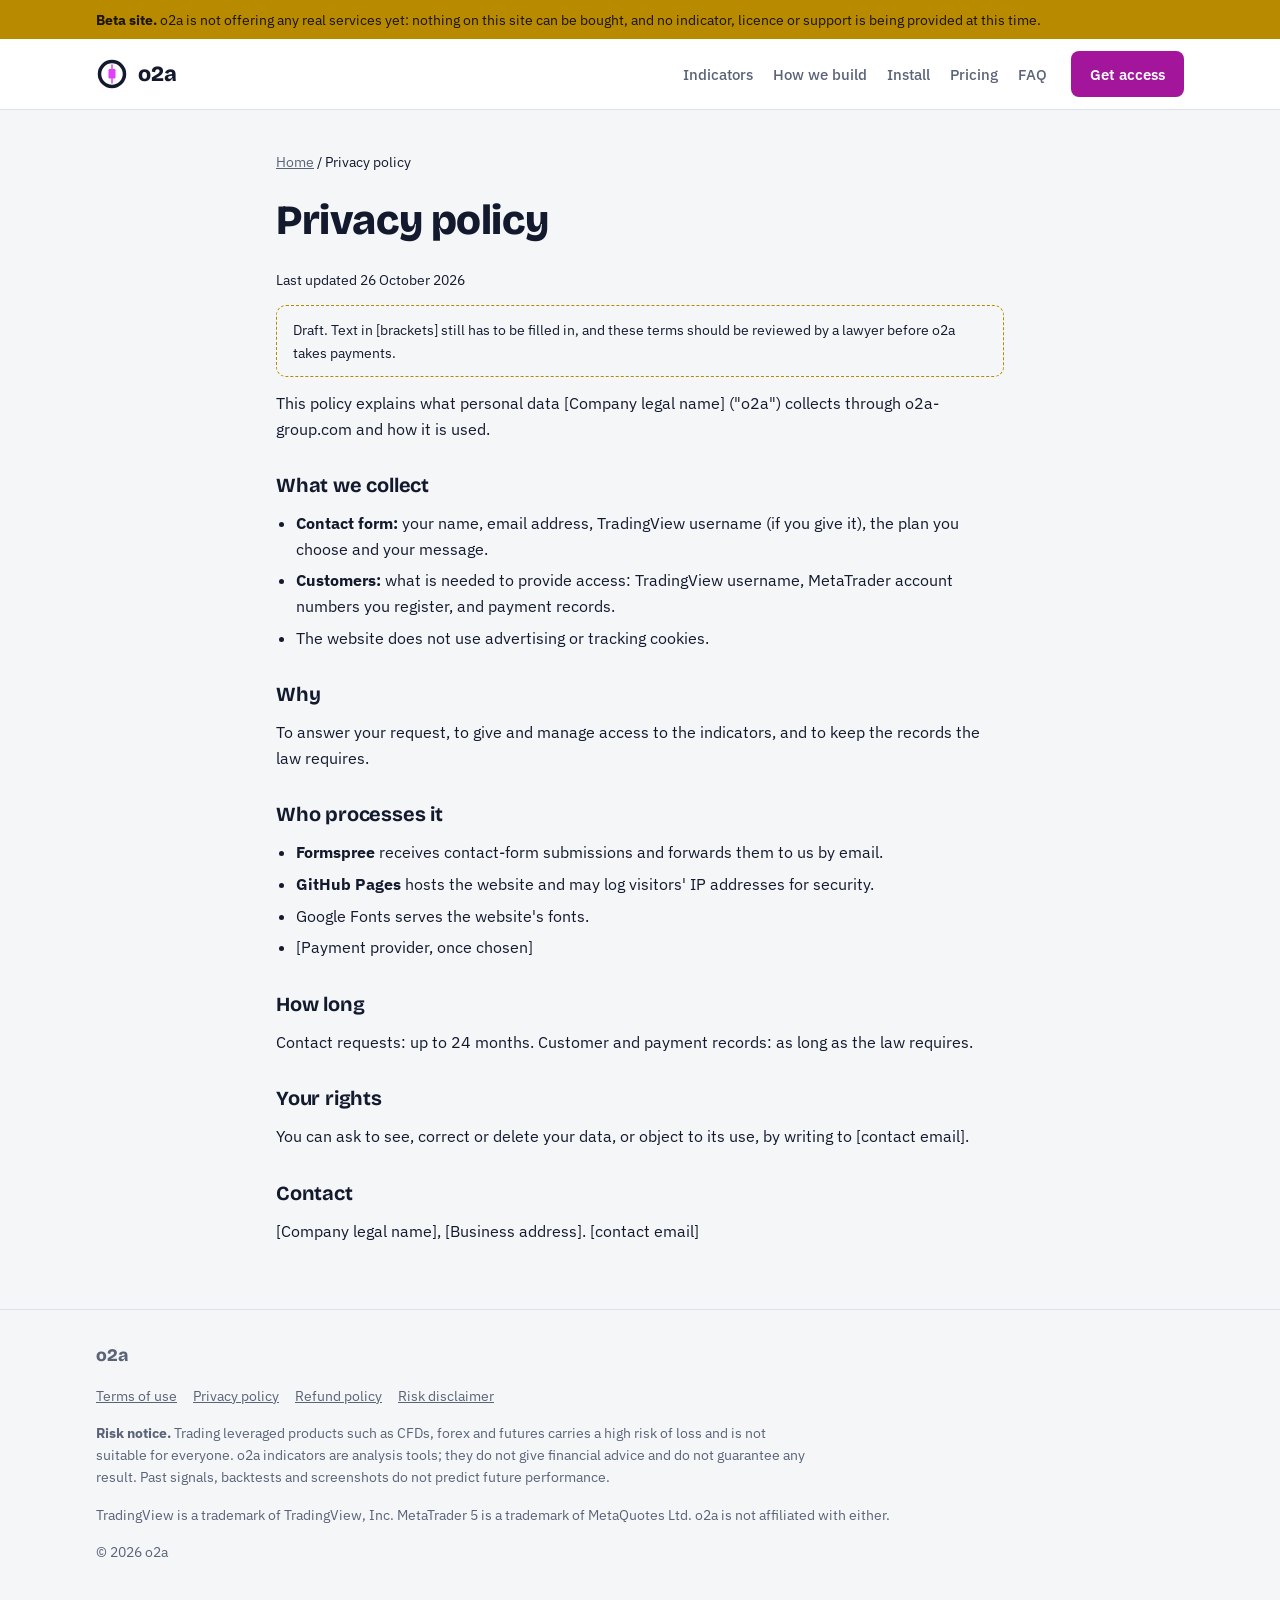
<file: legal/privacy.html>
<!doctype html>
<html lang="en">
<head>
<meta charset="utf-8">
<meta name="viewport" content="width=device-width, initial-scale=1, viewport-fit=cover">
<title>Privacy policy · o2a</title>
<meta name="description" content="Privacy policy for o2a indicators.">
<link rel="preconnect" href="https://fonts.googleapis.com">
<link rel="preconnect" href="https://fonts.gstatic.com" crossorigin>
<link rel="stylesheet" href="https://fonts.googleapis.com/css2?family=Bricolage+Grotesque:opsz,wght@12..96,500;12..96,700;12..96,800&family=IBM+Plex+Sans:wght@400;500;600&family=IBM+Plex+Mono:wght@400;500&display=swap">
<link rel="stylesheet" href="../style.css">
<link rel="icon" href="../favicon.svg" type="image/svg+xml">
<link rel="icon" href="../favicon-32.png" sizes="32x32" type="image/png">
<link rel="apple-touch-icon" href="../apple-touch-icon.png">
<meta property="og:site_name" content="o2a">
<meta property="og:title" content="Privacy policy · o2a">
<meta property="og:description" content="Privacy policy for o2a indicators.">
<meta property="og:image" content="https://o2a-group.com/og-image.png">
<meta property="og:type" content="website">
<meta name="twitter:card" content="summary_large_image">
<meta name="theme-color" content="#141a2e">
</head>
<body>
<div class="beta" role="note"><div class="wrap"><b>Beta site.</b> o2a is not offering any real services yet: nothing on this site can be bought, and no indicator, licence or support is being provided at this time.</div></div>
<header class="top">
  <div class="wrap">
    <a class="logo" href="../index.html" aria-label="o2a home">
      <svg width="32" height="32" viewBox="0 0 64 64" aria-hidden="true"><circle cx="32" cy="32" r="25" fill="none" stroke="var(--ink)" stroke-width="7"/><path d="M32 14 V50" stroke="#e040fb" stroke-width="3" stroke-linecap="round"/><rect x="25" y="22" width="14" height="19" rx="2.5" fill="#e040fb"/></svg>
      o2a
    </a>
    <nav class="links" aria-label="Sections">
      <a href="../index.html#indicators">Indicators</a>
      <a href="../index.html#method">How we build</a>
      <a href="../index.html#install">Install</a>
      <a href="../index.html#pricing">Pricing</a>
      <a href="../index.html#faq">FAQ</a>
    </nav>
    <a class="btn primary" href="../index.html#contact">Get access</a>
  </div>
</header>
<main id="top">
<div class="wrap legal"><p class="crumb"><a href="../index.html">Home</a> / Privacy policy</p><h1>Privacy policy</h1><p class="crumb">Last updated 26 October 2026</p><p class="draft">Draft. Text in [brackets] still has to be filled in, and these terms should be reviewed by a lawyer before o2a takes payments.</p>
<p>This policy explains what personal data [Company legal name] ("o2a") collects through o2a-group.com and how it is used.</p>
<h2>What we collect</h2>
<ul><li><b>Contact form:</b> your name, email address, TradingView username (if you give it), the plan you choose and your message.</li><li><b>Customers:</b> what is needed to provide access: TradingView username, MetaTrader account numbers you register, and payment records.</li><li>The website does not use advertising or tracking cookies.</li></ul>
<h2>Why</h2>
<p>To answer your request, to give and manage access to the indicators, and to keep the records the law requires.</p>
<h2>Who processes it</h2>
<ul><li><b>Formspree</b> receives contact-form submissions and forwards them to us by email.</li><li><b>GitHub Pages</b> hosts the website and may log visitors' IP addresses for security.</li><li>Google Fonts serves the website's fonts.</li><li>[Payment provider, once chosen]</li></ul>
<h2>How long</h2>
<p>Contact requests: up to 24 months. Customer and payment records: as long as the law requires.</p>
<h2>Your rights</h2>
<p>You can ask to see, correct or delete your data, or object to its use, by writing to [contact email].</p>
<h2>Contact</h2>
<p>[Company legal name], [Business address]. [contact email]</p></div>
</main>
<footer>
  <div class="wrap">
    <div class="logo" style="font-size:1.1rem">o2a</div>
    <nav aria-label="Legal">
      <a href="../legal/terms.html">Terms of use</a>
      <a href="../legal/privacy.html">Privacy policy</a>
      <a href="../legal/refunds.html">Refund policy</a>
      <a href="../legal/risk.html">Risk disclaimer</a>
    </nav>
    <p class="risk"><b>Risk notice.</b> Trading leveraged products such as CFDs, forex and futures carries a high risk of loss and is not suitable for everyone. o2a indicators are analysis tools; they do not give financial advice and do not guarantee any result. Past signals, backtests and screenshots do not predict future performance.</p>
    <p>TradingView is a trademark of TradingView, Inc. MetaTrader 5 is a trademark of MetaQuotes Ltd. o2a is not affiliated with either.</p>
    <p>© <span class="yr">2026</span> o2a</p>
  </div>
</footer>
<script>document.querySelectorAll(".yr").forEach(function (e) { e.textContent = String(new Date().getFullYear()); });</script>
</body>
</html>
</file>
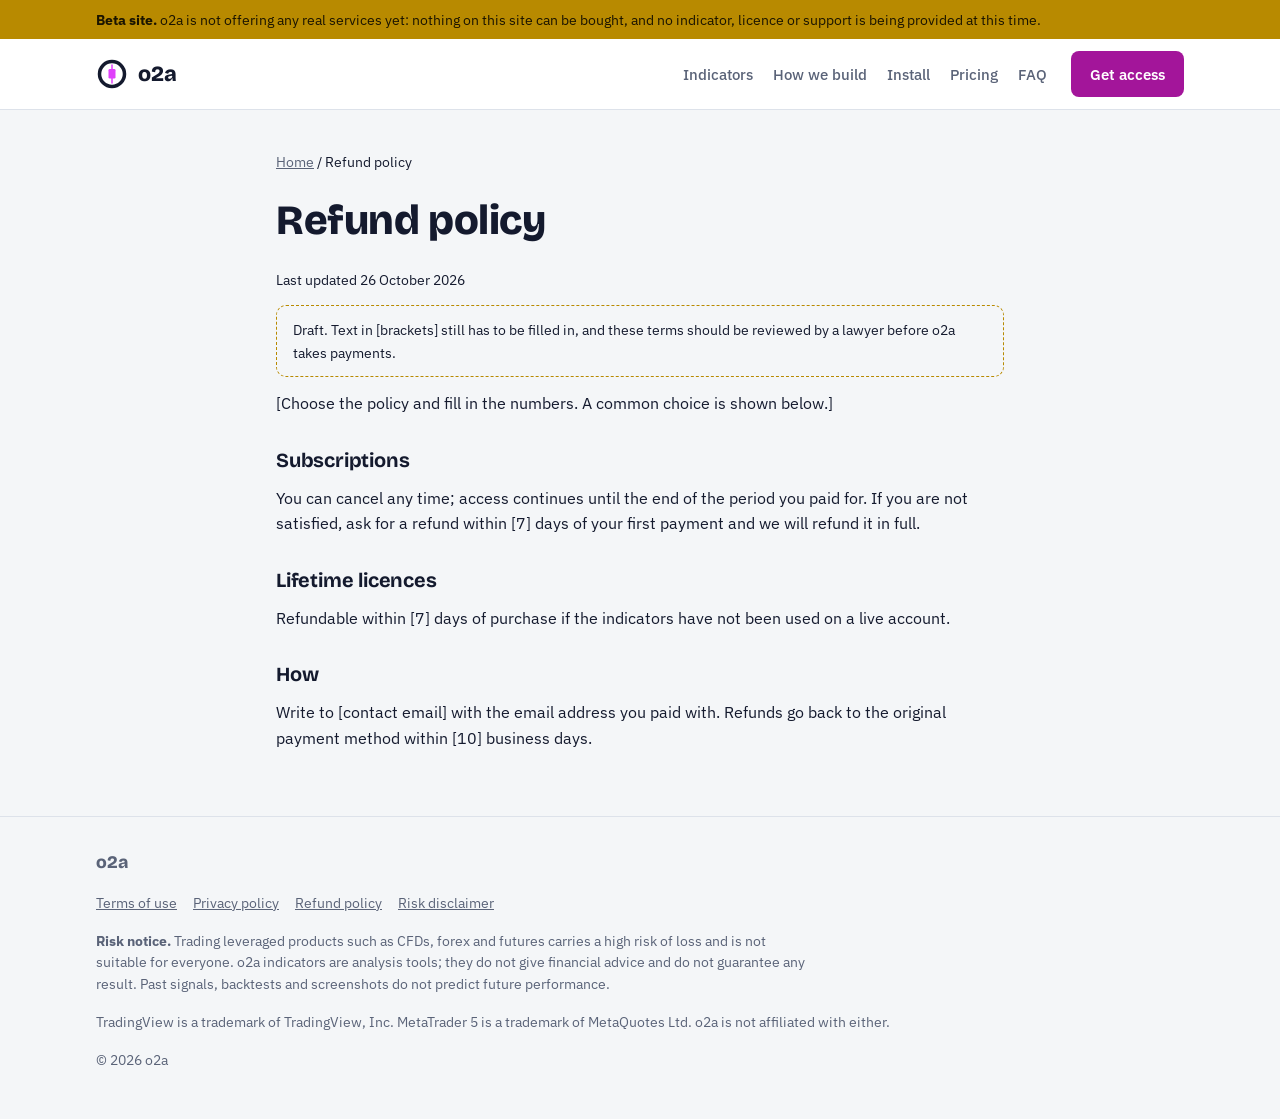
<file: legal/refunds.html>
<!doctype html>
<html lang="en">
<head>
<meta charset="utf-8">
<meta name="viewport" content="width=device-width, initial-scale=1, viewport-fit=cover">
<title>Refund policy · o2a</title>
<meta name="description" content="Refund policy for o2a indicators.">
<link rel="preconnect" href="https://fonts.googleapis.com">
<link rel="preconnect" href="https://fonts.gstatic.com" crossorigin>
<link rel="stylesheet" href="https://fonts.googleapis.com/css2?family=Bricolage+Grotesque:opsz,wght@12..96,500;12..96,700;12..96,800&family=IBM+Plex+Sans:wght@400;500;600&family=IBM+Plex+Mono:wght@400;500&display=swap">
<link rel="stylesheet" href="../style.css">
<link rel="icon" href="../favicon.svg" type="image/svg+xml">
<link rel="icon" href="../favicon-32.png" sizes="32x32" type="image/png">
<link rel="apple-touch-icon" href="../apple-touch-icon.png">
<meta property="og:site_name" content="o2a">
<meta property="og:title" content="Refund policy · o2a">
<meta property="og:description" content="Refund policy for o2a indicators.">
<meta property="og:image" content="https://o2a-group.com/og-image.png">
<meta property="og:type" content="website">
<meta name="twitter:card" content="summary_large_image">
<meta name="theme-color" content="#141a2e">
</head>
<body>
<div class="beta" role="note"><div class="wrap"><b>Beta site.</b> o2a is not offering any real services yet: nothing on this site can be bought, and no indicator, licence or support is being provided at this time.</div></div>
<header class="top">
  <div class="wrap">
    <a class="logo" href="../index.html" aria-label="o2a home">
      <svg width="32" height="32" viewBox="0 0 64 64" aria-hidden="true"><circle cx="32" cy="32" r="25" fill="none" stroke="var(--ink)" stroke-width="7"/><path d="M32 14 V50" stroke="#e040fb" stroke-width="3" stroke-linecap="round"/><rect x="25" y="22" width="14" height="19" rx="2.5" fill="#e040fb"/></svg>
      o2a
    </a>
    <nav class="links" aria-label="Sections">
      <a href="../index.html#indicators">Indicators</a>
      <a href="../index.html#method">How we build</a>
      <a href="../index.html#install">Install</a>
      <a href="../index.html#pricing">Pricing</a>
      <a href="../index.html#faq">FAQ</a>
    </nav>
    <a class="btn primary" href="../index.html#contact">Get access</a>
  </div>
</header>
<main id="top">
<div class="wrap legal"><p class="crumb"><a href="../index.html">Home</a> / Refund policy</p><h1>Refund policy</h1><p class="crumb">Last updated 26 October 2026</p><p class="draft">Draft. Text in [brackets] still has to be filled in, and these terms should be reviewed by a lawyer before o2a takes payments.</p>
<p>[Choose the policy and fill in the numbers. A common choice is shown below.]</p>
<h2>Subscriptions</h2>
<p>You can cancel any time; access continues until the end of the period you paid for. If you are not satisfied, ask for a refund within [7] days of your first payment and we will refund it in full.</p>
<h2>Lifetime licences</h2>
<p>Refundable within [7] days of purchase if the indicators have not been used on a live account.</p>
<h2>How</h2>
<p>Write to [contact email] with the email address you paid with. Refunds go back to the original payment method within [10] business days.</p></div>
</main>
<footer>
  <div class="wrap">
    <div class="logo" style="font-size:1.1rem">o2a</div>
    <nav aria-label="Legal">
      <a href="../legal/terms.html">Terms of use</a>
      <a href="../legal/privacy.html">Privacy policy</a>
      <a href="../legal/refunds.html">Refund policy</a>
      <a href="../legal/risk.html">Risk disclaimer</a>
    </nav>
    <p class="risk"><b>Risk notice.</b> Trading leveraged products such as CFDs, forex and futures carries a high risk of loss and is not suitable for everyone. o2a indicators are analysis tools; they do not give financial advice and do not guarantee any result. Past signals, backtests and screenshots do not predict future performance.</p>
    <p>TradingView is a trademark of TradingView, Inc. MetaTrader 5 is a trademark of MetaQuotes Ltd. o2a is not affiliated with either.</p>
    <p>© <span class="yr">2026</span> o2a</p>
  </div>
</footer>
<script>document.querySelectorAll(".yr").forEach(function (e) { e.textContent = String(new Date().getFullYear()); });</script>
</body>
</html>
</file>
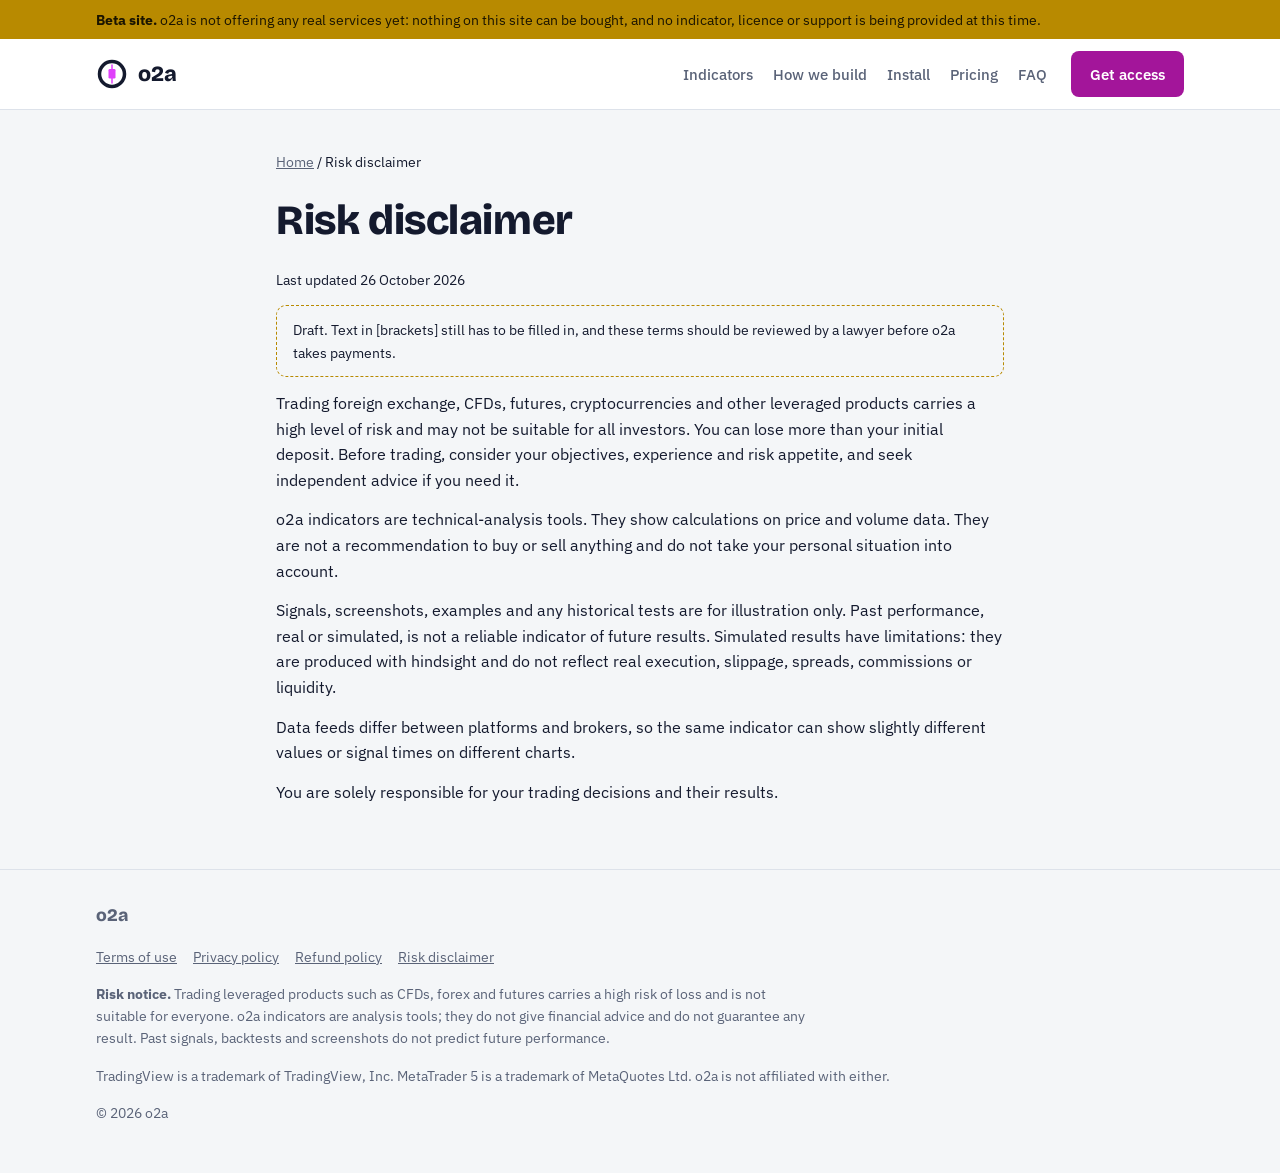
<file: legal/risk.html>
<!doctype html>
<html lang="en">
<head>
<meta charset="utf-8">
<meta name="viewport" content="width=device-width, initial-scale=1, viewport-fit=cover">
<title>Risk disclaimer · o2a</title>
<meta name="description" content="Risk disclaimer for o2a indicators.">
<link rel="preconnect" href="https://fonts.googleapis.com">
<link rel="preconnect" href="https://fonts.gstatic.com" crossorigin>
<link rel="stylesheet" href="https://fonts.googleapis.com/css2?family=Bricolage+Grotesque:opsz,wght@12..96,500;12..96,700;12..96,800&family=IBM+Plex+Sans:wght@400;500;600&family=IBM+Plex+Mono:wght@400;500&display=swap">
<link rel="stylesheet" href="../style.css">
<link rel="icon" href="../favicon.svg" type="image/svg+xml">
<link rel="icon" href="../favicon-32.png" sizes="32x32" type="image/png">
<link rel="apple-touch-icon" href="../apple-touch-icon.png">
<meta property="og:site_name" content="o2a">
<meta property="og:title" content="Risk disclaimer · o2a">
<meta property="og:description" content="Risk disclaimer for o2a indicators.">
<meta property="og:image" content="https://o2a-group.com/og-image.png">
<meta property="og:type" content="website">
<meta name="twitter:card" content="summary_large_image">
<meta name="theme-color" content="#141a2e">
</head>
<body>
<div class="beta" role="note"><div class="wrap"><b>Beta site.</b> o2a is not offering any real services yet: nothing on this site can be bought, and no indicator, licence or support is being provided at this time.</div></div>
<header class="top">
  <div class="wrap">
    <a class="logo" href="../index.html" aria-label="o2a home">
      <svg width="32" height="32" viewBox="0 0 64 64" aria-hidden="true"><circle cx="32" cy="32" r="25" fill="none" stroke="var(--ink)" stroke-width="7"/><path d="M32 14 V50" stroke="#e040fb" stroke-width="3" stroke-linecap="round"/><rect x="25" y="22" width="14" height="19" rx="2.5" fill="#e040fb"/></svg>
      o2a
    </a>
    <nav class="links" aria-label="Sections">
      <a href="../index.html#indicators">Indicators</a>
      <a href="../index.html#method">How we build</a>
      <a href="../index.html#install">Install</a>
      <a href="../index.html#pricing">Pricing</a>
      <a href="../index.html#faq">FAQ</a>
    </nav>
    <a class="btn primary" href="../index.html#contact">Get access</a>
  </div>
</header>
<main id="top">
<div class="wrap legal"><p class="crumb"><a href="../index.html">Home</a> / Risk disclaimer</p><h1>Risk disclaimer</h1><p class="crumb">Last updated 26 October 2026</p><p class="draft">Draft. Text in [brackets] still has to be filled in, and these terms should be reviewed by a lawyer before o2a takes payments.</p>
<p>Trading foreign exchange, CFDs, futures, cryptocurrencies and other leveraged products carries a high level of risk and may not be suitable for all investors. You can lose more than your initial deposit. Before trading, consider your objectives, experience and risk appetite, and seek independent advice if you need it.</p>
<p>o2a indicators are technical-analysis tools. They show calculations on price and volume data. They are not a recommendation to buy or sell anything and do not take your personal situation into account.</p>
<p>Signals, screenshots, examples and any historical tests are for illustration only. Past performance, real or simulated, is not a reliable indicator of future results. Simulated results have limitations: they are produced with hindsight and do not reflect real execution, slippage, spreads, commissions or liquidity.</p>
<p>Data feeds differ between platforms and brokers, so the same indicator can show slightly different values or signal times on different charts.</p>
<p>You are solely responsible for your trading decisions and their results.</p></div>
</main>
<footer>
  <div class="wrap">
    <div class="logo" style="font-size:1.1rem">o2a</div>
    <nav aria-label="Legal">
      <a href="../legal/terms.html">Terms of use</a>
      <a href="../legal/privacy.html">Privacy policy</a>
      <a href="../legal/refunds.html">Refund policy</a>
      <a href="../legal/risk.html">Risk disclaimer</a>
    </nav>
    <p class="risk"><b>Risk notice.</b> Trading leveraged products such as CFDs, forex and futures carries a high risk of loss and is not suitable for everyone. o2a indicators are analysis tools; they do not give financial advice and do not guarantee any result. Past signals, backtests and screenshots do not predict future performance.</p>
    <p>TradingView is a trademark of TradingView, Inc. MetaTrader 5 is a trademark of MetaQuotes Ltd. o2a is not affiliated with either.</p>
    <p>© <span class="yr">2026</span> o2a</p>
  </div>
</footer>
<script>document.querySelectorAll(".yr").forEach(function (e) { e.textContent = String(new Date().getFullYear()); });</script>
</body>
</html>
</file>
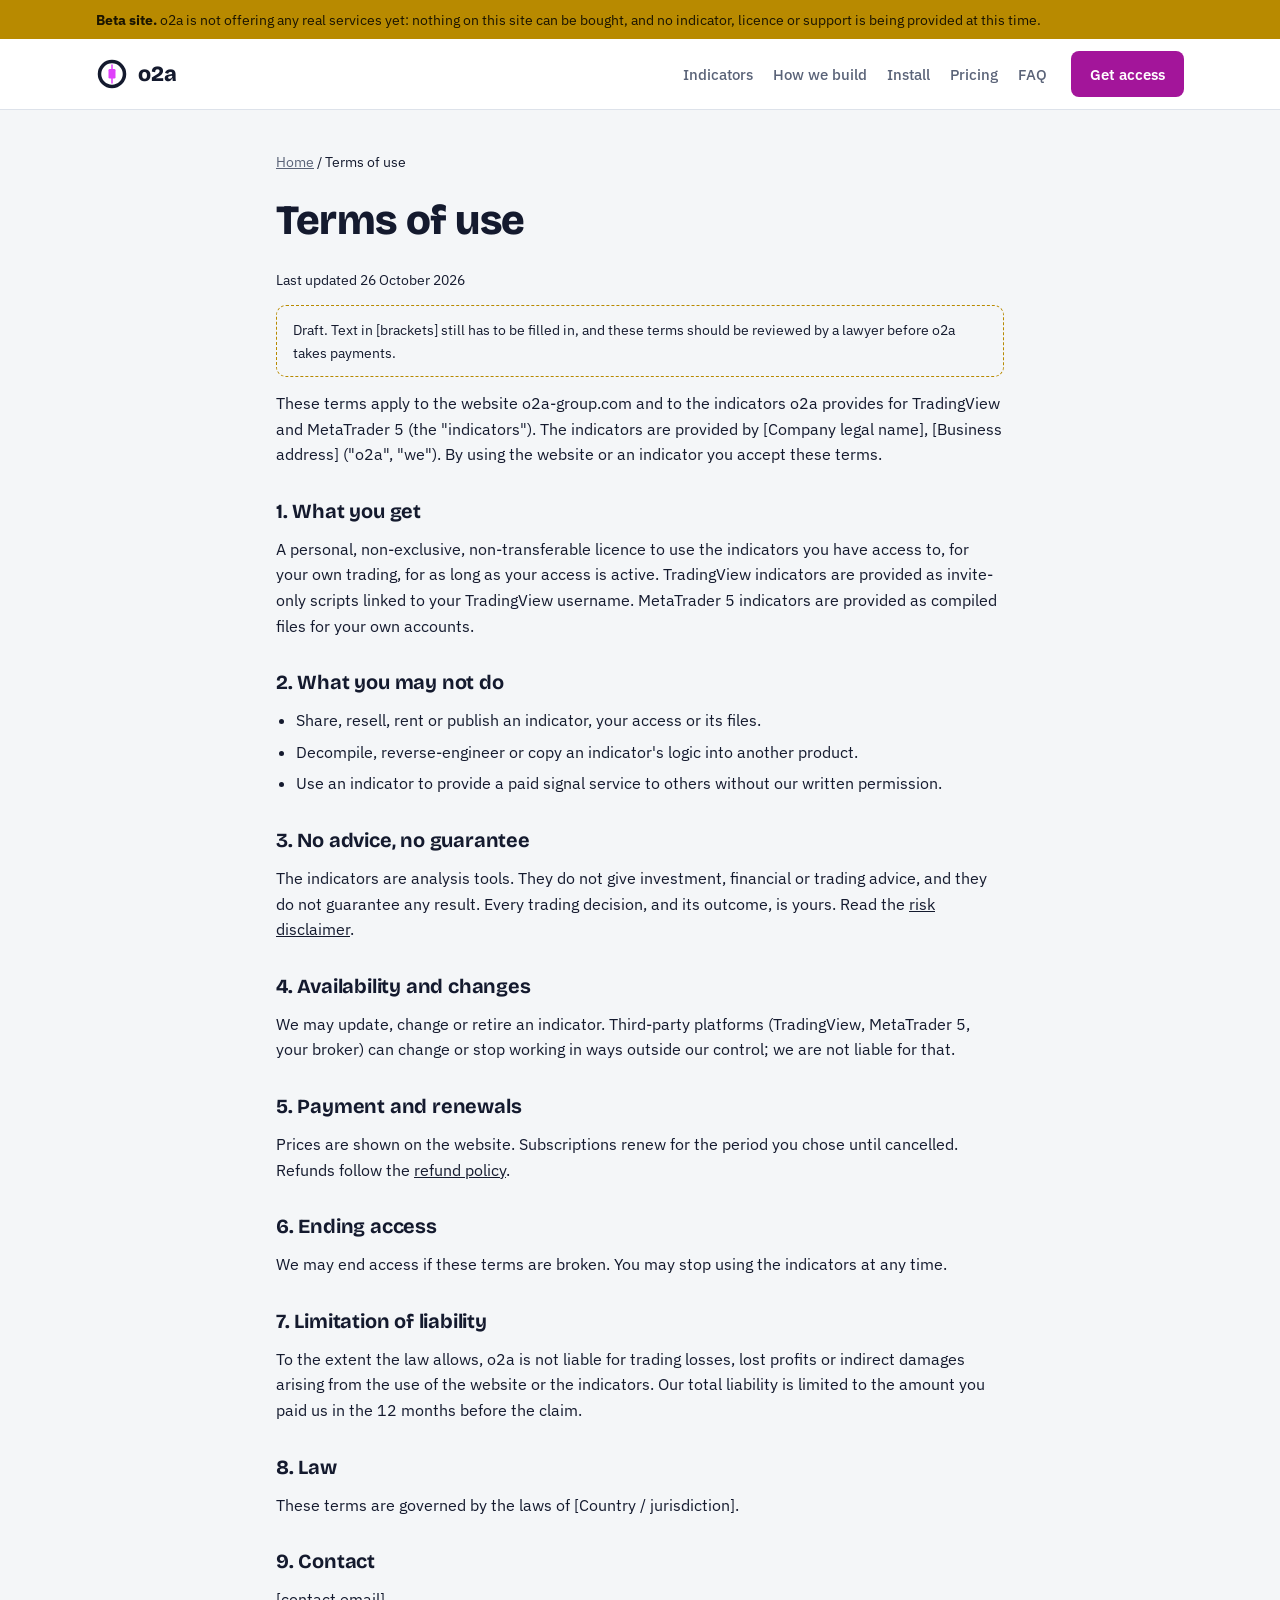
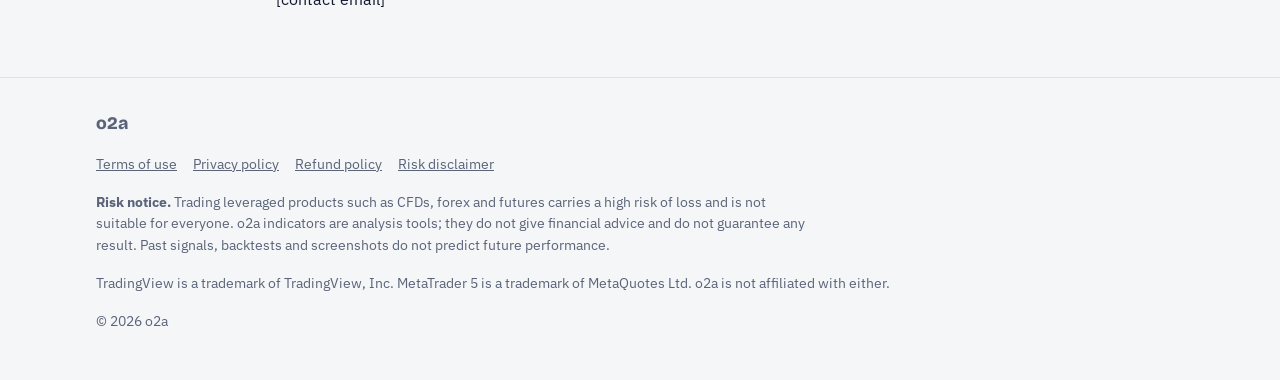
<file: legal/terms.html>
<!doctype html>
<html lang="en">
<head>
<meta charset="utf-8">
<meta name="viewport" content="width=device-width, initial-scale=1, viewport-fit=cover">
<title>Terms of use · o2a</title>
<meta name="description" content="Terms of use for o2a indicators.">
<link rel="preconnect" href="https://fonts.googleapis.com">
<link rel="preconnect" href="https://fonts.gstatic.com" crossorigin>
<link rel="stylesheet" href="https://fonts.googleapis.com/css2?family=Bricolage+Grotesque:opsz,wght@12..96,500;12..96,700;12..96,800&family=IBM+Plex+Sans:wght@400;500;600&family=IBM+Plex+Mono:wght@400;500&display=swap">
<link rel="stylesheet" href="../style.css">
<link rel="icon" href="../favicon.svg" type="image/svg+xml">
<link rel="icon" href="../favicon-32.png" sizes="32x32" type="image/png">
<link rel="apple-touch-icon" href="../apple-touch-icon.png">
<meta property="og:site_name" content="o2a">
<meta property="og:title" content="Terms of use · o2a">
<meta property="og:description" content="Terms of use for o2a indicators.">
<meta property="og:image" content="https://o2a-group.com/og-image.png">
<meta property="og:type" content="website">
<meta name="twitter:card" content="summary_large_image">
<meta name="theme-color" content="#141a2e">
</head>
<body>
<div class="beta" role="note"><div class="wrap"><b>Beta site.</b> o2a is not offering any real services yet: nothing on this site can be bought, and no indicator, licence or support is being provided at this time.</div></div>
<header class="top">
  <div class="wrap">
    <a class="logo" href="../index.html" aria-label="o2a home">
      <svg width="32" height="32" viewBox="0 0 64 64" aria-hidden="true"><circle cx="32" cy="32" r="25" fill="none" stroke="var(--ink)" stroke-width="7"/><path d="M32 14 V50" stroke="#e040fb" stroke-width="3" stroke-linecap="round"/><rect x="25" y="22" width="14" height="19" rx="2.5" fill="#e040fb"/></svg>
      o2a
    </a>
    <nav class="links" aria-label="Sections">
      <a href="../index.html#indicators">Indicators</a>
      <a href="../index.html#method">How we build</a>
      <a href="../index.html#install">Install</a>
      <a href="../index.html#pricing">Pricing</a>
      <a href="../index.html#faq">FAQ</a>
    </nav>
    <a class="btn primary" href="../index.html#contact">Get access</a>
  </div>
</header>
<main id="top">
<div class="wrap legal"><p class="crumb"><a href="../index.html">Home</a> / Terms of use</p><h1>Terms of use</h1><p class="crumb">Last updated 26 October 2026</p><p class="draft">Draft. Text in [brackets] still has to be filled in, and these terms should be reviewed by a lawyer before o2a takes payments.</p>
<p>These terms apply to the website o2a-group.com and to the indicators o2a provides for TradingView and MetaTrader 5 (the "indicators"). The indicators are provided by [Company legal name], [Business address] ("o2a", "we"). By using the website or an indicator you accept these terms.</p>
<h2>1. What you get</h2>
<p>A personal, non-exclusive, non-transferable licence to use the indicators you have access to, for your own trading, for as long as your access is active. TradingView indicators are provided as invite-only scripts linked to your TradingView username. MetaTrader 5 indicators are provided as compiled files for your own accounts.</p>
<h2>2. What you may not do</h2>
<ul><li>Share, resell, rent or publish an indicator, your access or its files.</li><li>Decompile, reverse-engineer or copy an indicator's logic into another product.</li><li>Use an indicator to provide a paid signal service to others without our written permission.</li></ul>
<h2>3. No advice, no guarantee</h2>
<p>The indicators are analysis tools. They do not give investment, financial or trading advice, and they do not guarantee any result. Every trading decision, and its outcome, is yours. Read the <a href="risk.html">risk disclaimer</a>.</p>
<h2>4. Availability and changes</h2>
<p>We may update, change or retire an indicator. Third-party platforms (TradingView, MetaTrader 5, your broker) can change or stop working in ways outside our control; we are not liable for that.</p>
<h2>5. Payment and renewals</h2>
<p>Prices are shown on the website. Subscriptions renew for the period you chose until cancelled. Refunds follow the <a href="refunds.html">refund policy</a>.</p>
<h2>6. Ending access</h2>
<p>We may end access if these terms are broken. You may stop using the indicators at any time.</p>
<h2>7. Limitation of liability</h2>
<p>To the extent the law allows, o2a is not liable for trading losses, lost profits or indirect damages arising from the use of the website or the indicators. Our total liability is limited to the amount you paid us in the 12 months before the claim.</p>
<h2>8. Law</h2>
<p>These terms are governed by the laws of [Country / jurisdiction].</p>
<h2>9. Contact</h2>
<p>[contact email]</p></div>
</main>
<footer>
  <div class="wrap">
    <div class="logo" style="font-size:1.1rem">o2a</div>
    <nav aria-label="Legal">
      <a href="../legal/terms.html">Terms of use</a>
      <a href="../legal/privacy.html">Privacy policy</a>
      <a href="../legal/refunds.html">Refund policy</a>
      <a href="../legal/risk.html">Risk disclaimer</a>
    </nav>
    <p class="risk"><b>Risk notice.</b> Trading leveraged products such as CFDs, forex and futures carries a high risk of loss and is not suitable for everyone. o2a indicators are analysis tools; they do not give financial advice and do not guarantee any result. Past signals, backtests and screenshots do not predict future performance.</p>
    <p>TradingView is a trademark of TradingView, Inc. MetaTrader 5 is a trademark of MetaQuotes Ltd. o2a is not affiliated with either.</p>
    <p>© <span class="yr">2026</span> o2a</p>
  </div>
</footer>
<script>document.querySelectorAll(".yr").forEach(function (e) { e.textContent = String(new Date().getFullYear()); });</script>
</body>
</html>
</file>
<file: style.css>
/* Layout: one long page; a chart-pane hero, then catalog / method / install / pricing / FAQ / contact bands, each on a 1120px measure */
:root {
  --bg: #f4f6f8;          /* cool chart-paper white */
  --surface: #ffffff;
  --ink: #141a2e;         /* navy ink */
  --muted: #5a6378;
  --line: #dde2ea;
  --vwap: #a3159a;        /* the indicators' VWAP magenta */
  --band1: #0a8fa8;       /* +-1 sigma cyan */
  --band2: #b88a00;       /* +-2 sigma amber */
  --band3: #c8403e;       /* +-3 sigma red */
  --bull: #1f9d8b;
  --bear: #d9534f;
  --chip: #eef0f6;
  --accent-ink: #ffffff;
  --f-display: "Bricolage Grotesque", "Segoe UI", system-ui, sans-serif;
  --f-body: "IBM Plex Sans", "Segoe UI", system-ui, sans-serif;
  --f-mono: "IBM Plex Mono", ui-monospace, Consolas, monospace;
}
@media (prefers-color-scheme: dark) {
  :root:not([data-theme="light"]) {
    --bg: #0f1320; --surface: #161b2b; --ink: #e8ebf3; --muted: #9aa3b8; --line: #283048;
    --vwap: #e040fb; --band1: #2fd6f0; --band2: #ffd23f; --band3: #ff6b66; --bull: #26a69a; --bear: #ef5350;
    --chip: #1e2438; --accent-ink: #12051a; color-scheme: dark;
  }
}
:root[data-theme="dark"] {
  --bg: #0f1320; --surface: #161b2b; --ink: #e8ebf3; --muted: #9aa3b8; --line: #283048;
  --vwap: #e040fb; --band1: #2fd6f0; --band2: #ffd23f; --band3: #ff6b66; --bull: #26a69a; --bear: #ef5350;
  --chip: #1e2438; --accent-ink: #12051a; color-scheme: dark;
}
* { box-sizing: border-box; }
html { scroll-behavior: smooth; }
@media (prefers-reduced-motion: reduce) { html { scroll-behavior: auto; } }
body { background: var(--bg); color: var(--ink); font-family: var(--f-body); font-size: 16px; line-height: 1.6; margin: 0; }
body::before { content: ""; position: fixed; inset: 0 0 auto; height: env(safe-area-inset-top, 0px); z-index: 10; background: var(--surface); }
a { color: inherit; }
.wrap { max-width: 1120px; margin: 0 auto; padding-left: max(16px, env(safe-area-inset-left, 0px)); padding-right: max(16px, env(safe-area-inset-right, 0px)); }
h1, h2, h3 { font-family: var(--f-display); text-wrap: balance; margin: 0; letter-spacing: -0.01em; }
h2 { font-size: clamp(1.7rem, 3.4vw, 2.4rem); font-weight: 700; line-height: 1.15; }
h3 { font-size: 1.2rem; font-weight: 700; line-height: 1.25; }
p { margin: 0; }
.eyebrow { font-family: var(--f-mono); font-size: 0.75rem; letter-spacing: 0.12em; text-transform: uppercase; color: var(--muted); }
.lede { color: var(--muted); max-width: 62ch; font-size: 1.05rem; }
:focus-visible { outline: 2px solid var(--vwap); outline-offset: 3px; border-radius: 4px; }

/* header */
header.top { position: sticky; top: env(safe-area-inset-top, 0px); z-index: 20; background: var(--surface); border-bottom: 1px solid var(--line); }
header.top .wrap { display: flex; align-items: center; gap: 24px; padding-block: 12px; }
.logo { display: flex; align-items: center; gap: 10px; text-decoration: none; font-family: var(--f-display); font-weight: 800; font-size: 1.35rem; }
.logo svg { flex: none; }
nav.links { display: flex; gap: 20px; margin-left: auto; flex-wrap: wrap; }
nav.links a { text-decoration: none; color: var(--muted); font-size: 0.95rem; font-weight: 500; }
nav.links a:hover { color: var(--ink); }
.btn { display: inline-flex; align-items: center; gap: 8px; padding: 10px 18px; border-radius: 8px; font-weight: 600; font-size: 0.95rem; text-decoration: none; border: 1px solid transparent; cursor: pointer; font-family: var(--f-body); }
.btn.primary { background: var(--vwap); color: var(--accent-ink); }
.btn.ghost { border-color: var(--line); background: var(--surface); color: var(--ink); }
.btn:hover { filter: brightness(1.06); }
@media (max-width: 760px) { nav.links { display: none; } header.top .btn { margin-left: auto; } }

/* hero */
.hero { padding-block: 56px 40px; }
.hero .grid { display: grid; grid-template-columns: 1fr 1.15fr; gap: 48px; align-items: center; }
.hero h1 { font-size: clamp(2.3rem, 5.2vw, 3.9rem); font-weight: 800; line-height: 1.02; }
.hero h1 em { font-style: normal; color: var(--vwap); }
.hero .copy { display: grid; gap: 20px; min-width: 0; }
.hero .ctas { display: flex; gap: 12px; flex-wrap: wrap; }
.platforms { display: flex; gap: 10px; flex-wrap: wrap; }
.pill { font-family: var(--f-mono); font-size: 0.78rem; padding: 4px 10px; border-radius: 999px; background: var(--chip); color: var(--ink); white-space: nowrap; }
.chart-card { background: var(--surface); border: 1px solid var(--line); border-radius: 12px; padding: 14px; min-width: 0; }
.chart-head { display: flex; justify-content: space-between; gap: 12px; flex-wrap: wrap; font-family: var(--f-mono); font-size: 0.78rem; color: var(--muted); padding: 0 4px 8px; }
.chart-head b { color: var(--ink); font-weight: 500; }
canvas#hero { width: 100%; height: 360px; display: block; }
.legend { display: flex; gap: 14px; flex-wrap: wrap; font-family: var(--f-mono); font-size: 0.74rem; color: var(--muted); padding: 8px 4px 0; }
.legend i { display: inline-block; width: 18px; height: 0; border-top: 2px solid; vertical-align: middle; margin-right: 6px; }
@media (max-width: 860px) { .hero .grid { grid-template-columns: 1fr; } canvas#hero { height: 300px; } }

section.band { padding-block: 64px; border-top: 1px solid var(--line); }
.section-head { display: grid; gap: 12px; margin-bottom: 32px; }

/* catalog */
.filters { display: flex; gap: 8px; flex-wrap: wrap; margin-bottom: 24px; }
.filters button { font: 500 0.9rem var(--f-body); padding: 8px 14px; border-radius: 8px; border: 1px solid var(--line); background: var(--surface); color: var(--muted); cursor: pointer; }
.filters button[aria-pressed="true"] { background: var(--ink); color: var(--bg); border-color: var(--ink); }
.cards { display: grid; grid-template-columns: repeat(auto-fill, minmax(300px, 1fr)); gap: 16px; }
.card { background: var(--surface); border: 1px solid var(--line); border-radius: 12px; padding: 20px; display: grid; grid-template-rows: auto auto 1fr auto; gap: 12px; min-width: 0; }
.card .meta { display: flex; justify-content: space-between; gap: 8px; align-items: baseline; }
.card .ver { font-family: var(--f-mono); font-size: 0.78rem; color: var(--muted); }
.card p { color: var(--muted); font-size: 0.95rem; }
.card ul { margin: 0; padding-left: 18px; color: var(--ink); font-size: 0.9rem; display: grid; gap: 4px; }
.card .foot { display: flex; gap: 8px; flex-wrap: wrap; padding-top: 12px; border-top: 1px dashed var(--line); }
.tag-tv { background: var(--chip); }
.status { color: var(--band2); }
.mini { height: 56px; width: 100%; display: block; }

/* method */
.steps { display: grid; grid-template-columns: repeat(4, 1fr); gap: 24px; counter-reset: s; }
.step { display: grid; gap: 8px; align-content: start; min-width: 0; }
.step .n { font-family: var(--f-mono); font-size: 0.8rem; color: var(--vwap); }
.step p { color: var(--muted); font-size: 0.95rem; }
@media (max-width: 860px) { .steps { grid-template-columns: 1fr 1fr; } }
@media (max-width: 520px) { .steps { grid-template-columns: 1fr; } }
.compare { margin-top: 36px; overflow-x: auto; background: var(--surface); border: 1px solid var(--line); border-radius: 12px; }
.compare table { border-collapse: collapse; width: 100%; min-width: 560px; font-size: 0.92rem; }
.compare th, .compare td { text-align: left; padding: 12px 16px; border-bottom: 1px solid var(--line); vertical-align: top; }
.compare th { font-family: var(--f-mono); font-size: 0.75rem; letter-spacing: 0.08em; text-transform: uppercase; color: var(--muted); font-weight: 500; }
.compare tr:last-child td { border-bottom: 0; }

/* install */
.two { display: grid; grid-template-columns: 1fr 1fr; gap: 16px; }
@media (max-width: 760px) { .two { grid-template-columns: 1fr; } }
.panel { background: var(--surface); border: 1px solid var(--line); border-radius: 12px; padding: 24px; display: grid; gap: 14px; align-content: start; min-width: 0; }
.panel ol { margin: 0; padding-left: 20px; display: grid; gap: 8px; }
code { font-family: var(--f-mono); font-size: 0.86em; background: var(--chip); padding: 1px 6px; border-radius: 4px; overflow-wrap: anywhere; }

/* pricing */
.prices { display: grid; grid-template-columns: repeat(3, 1fr); gap: 16px; }
@media (max-width: 860px) { .prices { grid-template-columns: 1fr; } }
.price { background: var(--surface); border: 1px solid var(--line); border-radius: 12px; padding: 24px; display: grid; gap: 14px; align-content: start; }
.price.feature { border: 2px solid var(--vwap); }
.price .amt { font-family: var(--f-display); font-size: 2.2rem; font-weight: 800; font-variant-numeric: tabular-nums; }
.price .amt span { font-size: 1rem; color: var(--muted); font-weight: 500; }
.price ul { margin: 0; padding-left: 18px; display: grid; gap: 6px; color: var(--muted); font-size: 0.95rem; }
.sample-note { font-family: var(--f-mono); font-size: 0.78rem; color: var(--muted); margin-top: 16px; }

/* faq */
.faq { display: grid; gap: 10px; max-width: 820px; }
details { background: var(--surface); border: 1px solid var(--line); border-radius: 10px; padding: 16px 20px; }
summary { cursor: pointer; font-weight: 600; }
details p { color: var(--muted); margin-top: 10px; }

/* contact */
form.contact { display: grid; gap: 14px; max-width: 620px; }
form.contact .row { display: grid; grid-template-columns: 1fr 1fr; gap: 14px; }
@media (max-width: 560px) { form.contact .row { grid-template-columns: 1fr; } }
label { display: grid; gap: 6px; font-size: 0.9rem; font-weight: 500; }
input, select, textarea { font: 400 1rem var(--f-body); padding: 10px 12px; border-radius: 8px; border: 1px solid var(--line); background: var(--surface); color: var(--ink); width: 100%; }
textarea { min-height: 120px; resize: vertical; }
.sent { color: var(--bull); font-weight: 600; }

footer { border-top: 1px solid var(--line); padding-block: 32px 48px; color: var(--muted); font-size: 0.85rem; }
footer .wrap { display: grid; gap: 16px; }
footer .risk { max-width: 90ch; }

.hero-shot { width: 100%; height: auto; display: block; border-radius: 8px; border: 1px solid var(--line); }
.card { grid-template-rows: auto auto auto 1fr auto; }
.card .thumb { width: 100%; aspect-ratio: 16 / 9; object-fit: cover; object-position: left center; border-radius: 8px; border: 1px solid var(--line); display: block; }
.card a.more { font-weight: 600; color: var(--vwap); text-decoration: none; }
.card a.more:hover { text-decoration: underline; }
.crumb { font-size: 0.9rem; color: var(--muted); }
.crumb a { color: var(--muted); }
.ind-hero { padding-block: 40px 24px; display: grid; gap: 16px; }
.ind-hero h1 { font-size: clamp(2rem, 4.4vw, 3.1rem); font-weight: 800; line-height: 1.05; }
.shot { margin: 0; display: grid; gap: 8px; }
.shot img { width: 100%; height: auto; border-radius: 10px; border: 1px solid var(--line); display: block; }
.shot figcaption { font-size: 0.85rem; color: var(--muted); }
.cols { display: grid; grid-template-columns: 1fr 1fr; gap: 24px; }
@media (max-width: 860px) { .cols { grid-template-columns: 1fr; } }
.block { background: var(--surface); border: 1px solid var(--line); border-radius: 12px; padding: 22px; display: grid; gap: 12px; align-content: start; min-width: 0; }
.block ul { margin: 0; padding-left: 20px; display: grid; gap: 8px; color: var(--ink); }
.block p { color: var(--muted); }
dl.sig { margin: 0; display: grid; gap: 12px; }
dl.sig dt { font-weight: 600; font-family: var(--f-mono); font-size: 0.9rem; color: var(--vwap); }
dl.sig dd { margin: 4px 0 0; color: var(--ink); }
.tbl { overflow-x: auto; }
.tbl table { border-collapse: collapse; width: 100%; min-width: 520px; font-size: 0.92rem; }
.tbl th, .tbl td { text-align: left; padding: 10px 12px; border-bottom: 1px solid var(--line); vertical-align: top; }
.tbl th { font-family: var(--f-mono); font-size: 0.74rem; letter-spacing: 0.08em; text-transform: uppercase; color: var(--muted); font-weight: 500; }
.tbl td:nth-child(2) { font-family: var(--f-mono); white-space: nowrap; }
.beta { background: var(--band2); color: #1a1400; font-size: 0.9rem; }
.beta .wrap { padding-block: 8px; }
.legal { max-width: 760px; display: grid; gap: 14px; padding-block: 40px 64px; }
.legal h1 { font-size: clamp(1.9rem, 4vw, 2.6rem); font-weight: 800; }
.legal h2 { font-size: 1.25rem; margin-top: 18px; }
.legal p, .legal li { color: var(--ink); }
.legal ul { margin: 0; padding-left: 20px; display: grid; gap: 6px; }
.draft { border: 1px dashed var(--band2); border-radius: 10px; padding: 12px 16px; font-size: 0.9rem; color: var(--muted); }
footer nav { display: flex; gap: 16px; flex-wrap: wrap; }
footer nav a { color: var(--muted); }
</file>
